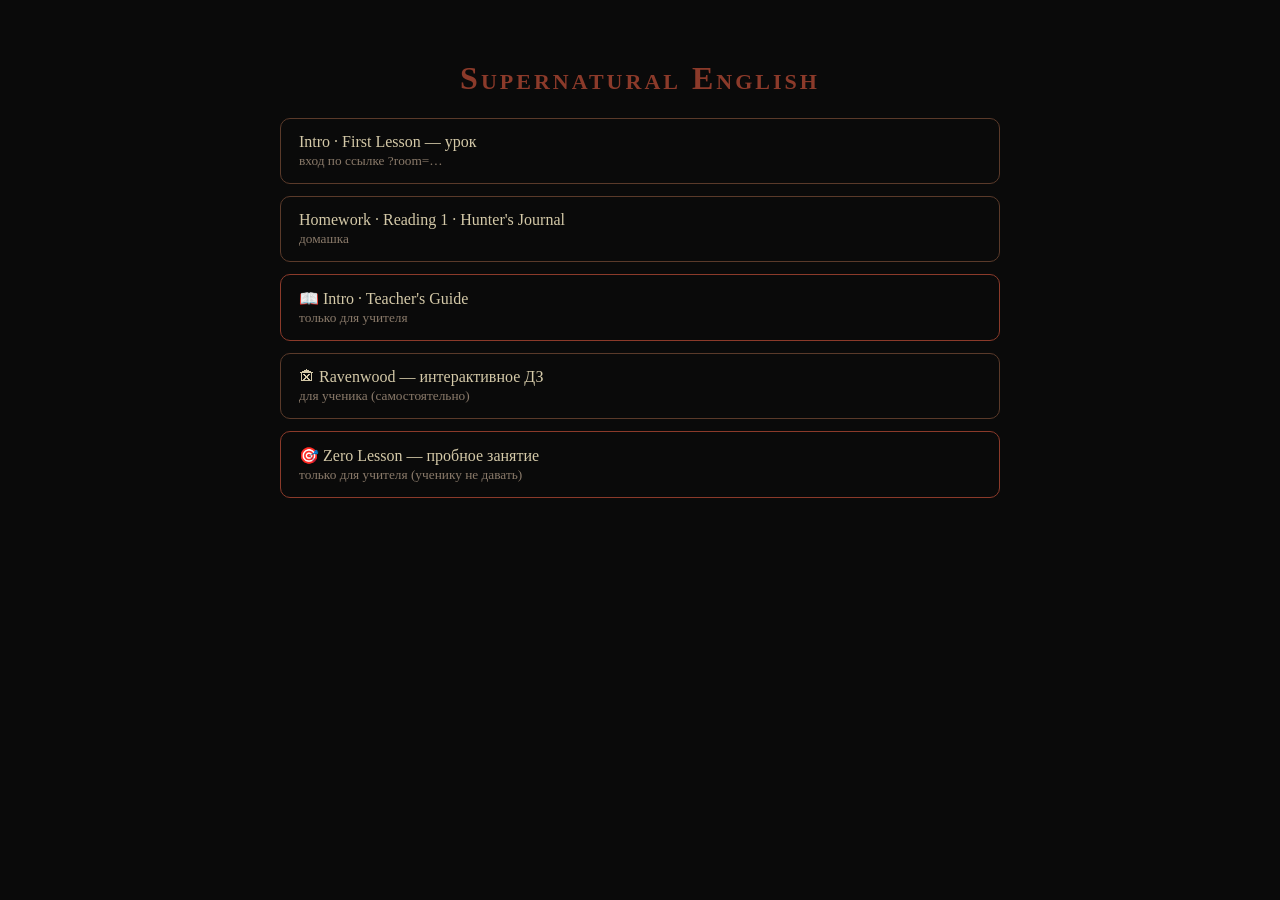
<file: t-a05ec467/index.html>
<!DOCTYPE html><html lang="ru"><head><meta charset="UTF-8"><meta name="viewport" content="width=device-width,initial-scale=1">
<meta name="robots" content="noindex,nofollow"><title>Supernatural English</title>
<style>body{background:#0a0a0a;color:#d4c9a8;font-family:Georgia,serif;max-width:720px;margin:60px auto;padding:0 20px}
h1{font-variant:small-caps;color:#8b3a2a;letter-spacing:3px;text-align:center}a{display:block;margin:12px 0;padding:14px 18px;border:1px solid #5a3a2a;border-radius:10px;color:#d4c9a8;text-decoration:none}a:hover{border-color:#8b3a2a;background:#1a0f0c}small{color:#8a7a6a}</style></head>
<body><h1>Supernatural English</h1>
<a href="../lessons/u00-intro/index.html">Intro · First Lesson — урок<br><small>вход по ссылке ?room=…</small></a>
<a href="../lessons/hw-reading-1/index.html">Homework · Reading 1 · Hunter's Journal<br><small>домашка</small></a>
<a href="book-intro/index.html" style="border-color:#8b3a2a">📖 Intro · Teacher's Guide<br><small>только для учителя</small></a><a href="../lessons/hw-ravenwood/index.html">🏚 Ravenwood — интерактивное ДЗ<br><small>для ученика (самостоятельно)</small></a>
<a href="zero-lesson/index.html" style="border-color:#8b3a2a">🎯 Zero Lesson — пробное занятие<br><small>только для учителя (ученику не давать)</small></a>
</body></html>
</file>
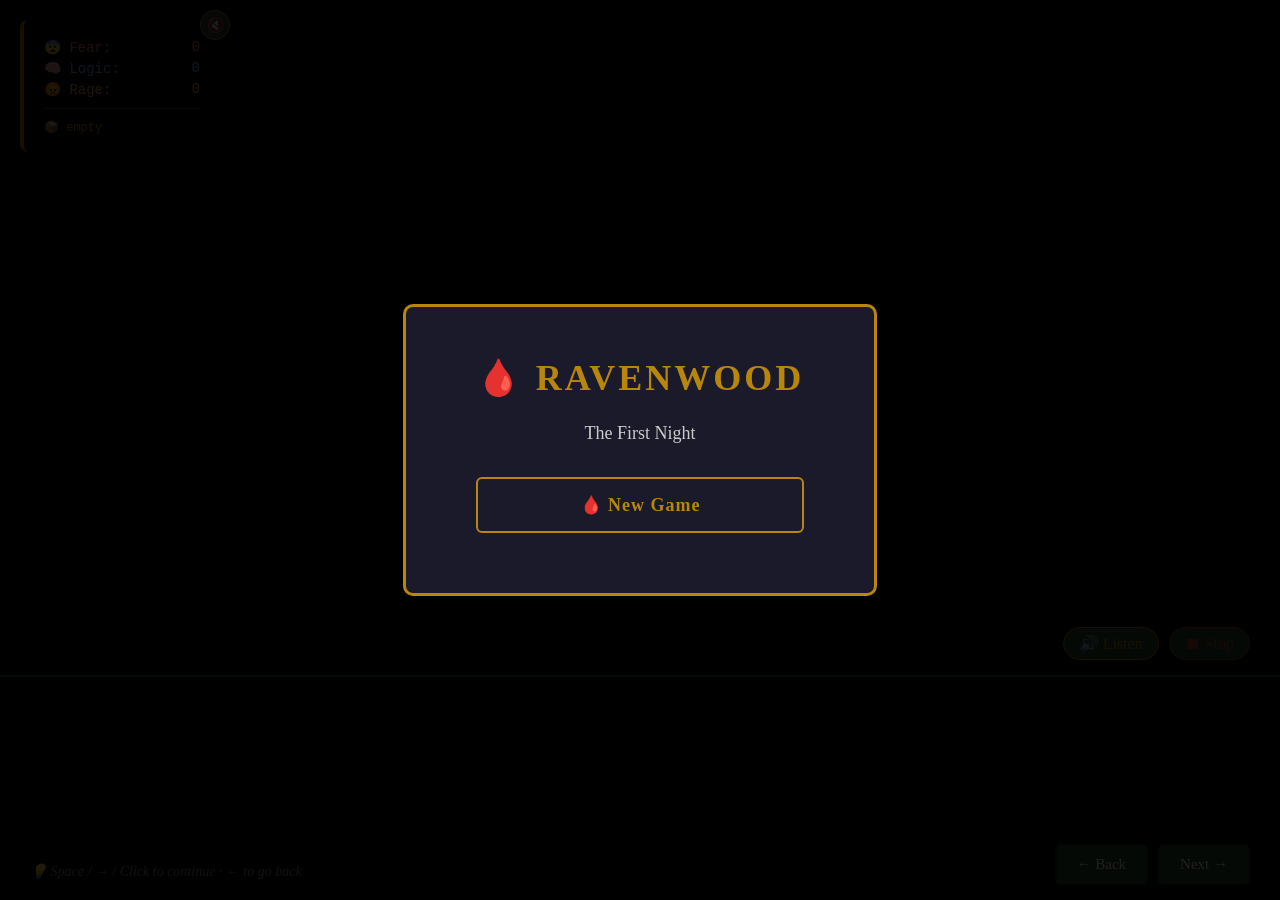
<file: lessons/hw-ravenwood/index.html>
<!DOCTYPE html>
<html lang="en">
<head>
<meta name="robots" content="noindex,nofollow">
<meta charset="UTF-8">
<meta name="viewport" content="width=device-width, initial-scale=1.0">
<title>Ravenwood — The First Night</title>
<style>
  * { margin: 0; padding: 0; box-sizing: border-box; }
  body { font-family: 'Georgia', serif; background: #000; color: #fff; overflow: hidden; height: 100vh; }
  #game { position: relative; width: 100vw; height: 100vh; background: #000; overflow: hidden; }
  #bg { position: absolute; top: 0; left: 0; width: 100%; height: 100%; background-size: cover; background-position: center; transition: opacity 0.8s ease; z-index: 1; }
  #stats { position: absolute; top: 20px; left: 20px; z-index: 10; background: rgba(0,0,0,0.75); padding: 15px 20px; border-radius: 8px; border-left: 4px solid #b8860b; font-family: 'Courier New', monospace; font-size: 14px; min-width: 200px; }
  #stats .stat { margin: 4px 0; display: flex; justify-content: space-between; }
  #stats .fear { color: #ff6b6b; } #stats .logic { color: #6bb8ff; } #stats .rage { color: #ffaa44; }
  #stats .inv { margin-top: 10px; padding-top: 10px; border-top: 1px solid #444; color: #b8860b; font-size: 12px; line-height: 1.5; }
  #text-box { position: absolute; bottom: 0; left: 0; width: 100%; min-height: 25%; background: rgba(0,0,0,0.88); padding: 30px 60px 70px 60px; z-index: 5; font-size: 20px; line-height: 1.6; cursor: pointer; border-top: 2px solid #2d4a2a; }
  #text-box .who { color: #b8860b; font-weight: bold; font-size: 22px; margin-bottom: 8px; display: block; }
  #controls { position: absolute; bottom: 15px; right: 30px; z-index: 15; display: flex; gap: 10px; }
  #controls button { background: #2d4a2a; color: #fff; border: 2px solid #1a3a1a; padding: 10px 20px; font-size: 15px; border-radius: 6px; cursor: pointer; font-family: inherit; transition: all 0.2s; }
  #controls button:hover { background: #b8860b; color: #000; border-color: #b8860b; }
  #controls button:disabled { opacity: 0.3; cursor: not-allowed; }
  #hint { position: absolute; bottom: 20px; left: 30px; color: #888; font-size: 14px; z-index: 15; font-style: italic; }
  #choices { position: absolute; top: 50%; left: 50%; transform: translate(-50%, -50%); z-index: 20; display: none; flex-direction: column; gap: 15px; width: 80%; max-width: 800px; }
  #choices .choice { background: #2d4a2a; border: 2px solid #1a3a1a; padding: 20px 30px; border-radius: 8px; cursor: pointer; font-size: 18px; line-height: 1.5; transition: all 0.3s; color: #fff; }
  #choices .choice:hover { background: #1a3a1a; border-color: #b8860b; transform: scale(1.02); }
  #grammar-overlay, #exercise-overlay, #start-overlay { position: absolute; top: 0; left: 0; width: 100%; height: 100%; background: rgba(0,0,0,0.88); z-index: 100; display: none; align-items: center; justify-content: center; }
  #grammar-box { background: #1a3a1a; border: 3px solid #b8860b; border-radius: 10px; padding: 40px 50px; max-width: 700px; text-align: center; }
  #grammar-box .label { color: #b8860b; font-size: 24px; font-weight: bold; margin-bottom: 20px; letter-spacing: 2px; }
  #grammar-box .text { color: #fff; font-size: 20px; line-height: 1.6; margin-bottom: 25px; }
  #grammar-box .btn { background: #b8860b; color: #000; border: none; padding: 12px 40px; font-size: 18px; border-radius: 6px; cursor: pointer; font-weight: bold; }
  #exercise-box { background: #1a1a2a; border: 3px solid #6bb8ff; border-radius: 10px; padding: 40px 50px; max-width: 850px; max-height: 90vh; overflow-y: auto; }
  #exercise-box .label { color: #6bb8ff; font-size: 22px; font-weight: bold; margin-bottom: 15px; letter-spacing: 2px; }
  #exercise-box .question { color: #fff; font-size: 20px; line-height: 1.7; margin-bottom: 25px; }
  #exercise-box .question .blank { color: #b8860b; font-weight: bold; font-size: 22px; }
  #exercise-box .options { display: flex; flex-direction: column; gap: 12px; }
  #exercise-box .option { background: #2a2a3a; border: 2px solid #444; padding: 15px 25px; border-radius: 6px; cursor: pointer; font-size: 18px; color: #fff; text-align: left; }
  #exercise-box .option:hover { background: #3a3a4a; border-color: #6bb8ff; }
  #exercise-box .option.correct { background: #1a4a2a; border-color: #4aff88; color: #4aff88; }
  #exercise-box .option.wrong { background: #4a1a1a; border-color: #ff4a4a; color: #ff4a4a; }
  #exercise-box .feedback { margin-top: 20px; padding: 20px; border-radius: 6px; font-size: 16px; line-height: 1.7; display: none; }
  #exercise-box .feedback.correct { background: rgba(74,255,136,0.1); border-left: 4px solid #4aff88; color: #d0ffe0; }
  #exercise-box .feedback.wrong { background: rgba(255,74,74,0.1); border-left: 4px solid #ff4a4a; color: #ffd0d0; }
  #exercise-box .feedback .head { font-size: 19px; font-weight: bold; display: block; margin-bottom: 10px; }
  #exercise-box .feedback.correct .head { color: #4aff88; }
  #exercise-box .feedback.wrong .head { color: #ff4a4a; }
  #exercise-box .feedback .answer-line { color: #b8860b; font-weight: bold; font-size: 18px; display: block; margin: 12px 0; padding: 10px; background: rgba(184,134,11,0.15); border-radius: 4px; }
  #exercise-box .feedback strong { color: #ffaa44; }
  #exercise-box .feedback em { color: #6bb8ff; font-style: normal; }
  #exercise-box .continue-btn { margin-top: 20px; background: #6bb8ff; color: #000; border: none; padding: 12px 40px; font-size: 18px; border-radius: 6px; cursor: pointer; font-weight: bold; display: none; }
  #exercise-box .continue-btn:hover { background: #8bc8ff; }
  #start-overlay { display: flex; }
  #start-box { background: #1a1a2a; border: 3px solid #b8860b; border-radius: 10px; padding: 50px 70px; text-align: center; max-width: 600px; }
  #start-box h1 { color: #b8860b; font-size: 36px; margin-bottom: 20px; letter-spacing: 3px; }
  #start-box p { color: #ccc; font-size: 18px; margin-bottom: 30px; line-height: 1.6; }
  #start-box button { display: block; width: 100%; margin: 10px 0; padding: 15px; font-size: 18px; border-radius: 6px; cursor: pointer; font-family: inherit; font-weight: bold; letter-spacing: 1px; transition: all 0.2s; }
  #start-box .btn-continue { background: #2d4a2a; color: #fff; border: 2px solid #1a3a1a; }
  #start-box .btn-continue:hover { background: #b8860b; color: #000; border-color: #b8860b; }
  #start-box .btn-new { background: transparent; color: #b8860b; border: 2px solid #b8860b; }
  #start-box .btn-new:hover { background: #b8860b; color: #000; }
  .stat-change { position: absolute; top: 120px; left: 20px; z-index: 15; font-family: 'Courier New', monospace; font-size: 22px; font-weight: bold; opacity: 0; transition: all 1s ease; pointer-events: none; }
  .stat-change.show { opacity: 1; transform: translateY(-25px); }
  .stat-change.fear { color: #ff6b6b; } .stat-change.logic { color: #6bb8ff; } .stat-change.rage { color: #ffaa44; }
</style>
</head>
<body>

<div id="game">
  <audio id="bg-music" loop>
    <source src="game/bg_music.mp3" type="audio/mpeg">
  </audio>
  <div id="bg"></div>


  <div id="stats">

  <button id="music-toggle" onclick="toggleMusic()" style="position:absolute; top:-10px; right:-10px; background:#2d4a2a; color:#fff; border:1px solid #b8860b; border-radius:50%; width:30px; height:30px; cursor:pointer; font-size:14px;">🔇</button>
 
    <div class="stat fear"><span>😨 Fear:</span> <span id="fear-val">0</span></div>
    <div class="stat logic"><span>🧠 Logic:</span> <span id="logic-val">0</span></div>
    <div class="stat rage"><span>😡 Rage:</span> <span id="rage-val">0</span></div>
    <div class="inv" id="inventory">📦 Inventory: empty</div>
  </div>
  
  <div id="text-box" onclick="nextText()">
  <div style="position:absolute; right: 30px; top: -50px; display:flex; gap:10px;">
      <button id="btn-listen" onclick="event.stopPropagation(); speakText(document.getElementById('text').textContent, document.getElementById('who').textContent);" style="background:#2d4a2a; border:1px solid #b8860b; color:#b8860b; border-radius:20px; padding:6px 15px; cursor:pointer; font-family:inherit; font-size:0.8em; box-shadow: 0 4px 10px rgba(0,0,0,0.5);">🔊 Listen</button>
      <button id="btn-stop-speech" onclick="event.stopPropagation(); stopSpeech();" style="background:#2d4a2a; border:1px solid #c0392b; color:#c0392b; border-radius:20px; padding:6px 15px; cursor:pointer; font-family:inherit; font-size:0.8em; box-shadow: 0 4px 10px rgba(0,0,0,0.5);">⏹ Stop</button>
  </div>
  <span class="who" id="who"></span>
  <span id="text"></span>
</div>
  
  <div id="hint">💡 Space / → / Click to continue · ← to go back</div>
  
  <div id="controls">
    <button id="btn-back" onclick="goBack()">← Back</button>
    <button id="btn-next" onclick="nextText()">Next →</button>
  </div>
  
  <div id="choices"></div>
  
  <div id="grammar-overlay">
    <div id="grammar-box">
      <div class="label">💡 GRAMMAR HINT</div>
      <div class="text" id="grammar-text"></div>
      <button class="btn" onclick="closeGrammar()">Continue</button>
    </div>
  </div>
  
  <div id="exercise-overlay">
    <div id="exercise-box">
      <div class="label">📝 GRAMMAR CHECK</div>
      <div class="question" id="ex-question"></div>
      <div class="options" id="ex-options"></div>
      <div class="feedback" id="ex-feedback"></div>
      <button class="continue-btn" id="ex-continue" onclick="closeExercise()">Continue →</button>
    </div>
  </div>
  
  <div id="start-overlay">
    <div id="start-box">
      <h1>🩸 RAVENWOOD</h1>
      <p>The First Night</p>
      <button class="btn-continue" id="btn-continue" onclick="continueGame()" style="display:none;">▶ Continue</button>
      <button class="btn-new" onclick="startNew()">🩸 New Game</button>
    </div>
  </div>
</div>

<script>
const IMG_PATH = 'game/images/';
const SAVE_KEY = 'ravenwood_save_v2';
// ===== ОЗВУЧКА =====
let availableVoices = [];
function loadVoices() {
  availableVoices = window.speechSynthesis.getVoices();
}
window.speechSynthesis.onvoiceschanged = loadVoices;
loadVoices();

function speakText(text, who) {
  window.speechSynthesis.cancel();
  if (!text) return;
  
  const u = new SpeechSynthesisUtterance(text);
  u.lang = 'en-US';
  u.rate = 0.95; 
  u.pitch = 1;   
  
  let goodVoice = availableVoices.find(v => v.name.includes('Google US English'));
  
  if (!goodVoice) {
    goodVoice = availableVoices.find(v => v.lang === 'en-US' && !v.name.includes('Альберт') && !v.name.includes('Бах'));
  }
  
  if (goodVoice) u.voice = goodVoice;
  
  if (who === 'Dean') {
    u.rate = 0.9;
    u.pitch = 0.95;
  } 
  else if (who === 'Mrs. Kline') {
    u.rate = 0.85;
    u.pitch = 1.1;
  }
  
  window.speechSynthesis.speak(u);
}

function stopSpeech() {
  window.speechSynthesis.cancel();
}

let state = {
  fear: 0, logic: 0, rage: 0,
  inventory: { photoOfSymbol: false, cameraFootage: false, fathersJournal: false, silverKnife: false, salt: false, gun: false, oldPhoto: false },
  currentTexts: [],
  currentTextIndex: 0,
  currentSceneAfterTexts: null,
  history: [],
  currentSceneName: 'start'
};

function saveGame() {
  try {
    localStorage.setItem(SAVE_KEY, JSON.stringify({
      fear: state.fear, logic: state.logic, rage: state.rage,
      inventory: state.inventory,
      sceneName: state.currentSceneName,
      textIndex: state.currentTextIndex
    }));
  } catch(e) {}
}
function loadSave() {
  try { const raw = localStorage.getItem(SAVE_KEY); return raw ? JSON.parse(raw) : null; } catch(e) { return null; }
}
function hasSave() { return loadSave() !== null; }

function updateStats() {
  document.getElementById('fear-val').textContent = state.fear;
  document.getElementById('logic-val').textContent = state.logic;
  document.getElementById('rage-val').textContent = state.rage;
  const inv = [];
  if (state.inventory.photoOfSymbol) inv.push('📷 Symbol');
  if (state.inventory.cameraFootage) inv.push('📼 Footage');
  if (state.inventory.fathersJournal) inv.push('📓 Journal');
  if (state.inventory.silverKnife) inv.push('🗡 Knife');
  if (state.inventory.salt) inv.push('🧂 Salt');
  if (state.inventory.gun) inv.push('🔫 Gun');
  if (state.inventory.oldPhoto) inv.push('🖼 Photo');
  document.getElementById('inventory').textContent = '📦 ' + (inv.length ? inv.join(' · ') : 'empty');
}
function showStatChange(type, amount) {
  const el = document.createElement('div');
  el.className = 'stat-change ' + type + ' show';
  el.textContent = (amount > 0 ? '+' : '') + amount + ' ' + type.toUpperCase();
  document.getElementById('game').appendChild(el);
  setTimeout(() => el.classList.remove('show'), 100);
  setTimeout(() => el.remove(), 1500);
}
function changeStat(type, amount) {
  state[type] += amount;
  updateStats();
  showStatChange(type, amount);
}
function setBg(imageName) {
  document.getElementById('bg').style.backgroundImage = 'url("' + IMG_PATH + imageName + '")';
}

function ensureTextBox() {
  const tb = document.getElementById('text-box');
  // Если предыдущий экран перезаписал innerHTML (конец эпизода) и удалил структуру,
  // восстанавливаем стандартные элементы #who и #text
  if (!document.getElementById('who') || !document.getElementById('text')) {
    tb.innerHTML = '<span class="who" id="who"></span><span id="text"></span>';
  }
}
function showText(texts, nextScene) {
  state.currentTexts = texts;
  state.currentTextIndex = 0;
  state.currentSceneAfterTexts = nextScene;
  ensureTextBox();
  document.getElementById('choices').style.display = 'none';
  document.getElementById('text-box').style.display = 'block';
  document.getElementById('controls').style.display = 'flex';
  document.getElementById('hint').style.display = 'block';
  renderCurrentText();
  saveGame();
}
function renderCurrentText() {
  const item = state.currentTexts[state.currentTextIndex];
  if (item === undefined) return;
  ensureTextBox();
  
  let currentTextToSpeak = "";
  let speakerName = "";

  if (typeof item === 'string') {
    document.getElementById('who').textContent = '';
    document.getElementById('text').textContent = item;
    currentTextToSpeak = item;
  } else {
    document.getElementById('who').textContent = item.who || '';
    document.getElementById('text').textContent = item.text;
    currentTextToSpeak = item.text;
    speakerName = item.who || "";
  }
  
  document.getElementById('btn-back').disabled = (state.currentTextIndex === 0);

            // --- ОЗВУЧКА ---
  stopSpeech();
  // Автоматически читаем текст при появлении
  speakText(currentTextToSpeak, speakerName);
}


function nextText() {
  stopSpeech();
  if (document.getElementById('choices').style.display === 'flex') return;
  if (document.getElementById('text-box').style.display === 'none') return;
  if (state.currentTextIndex >= state.currentTexts.length - 1) {
    document.getElementById('text-box').style.display = 'none';
    document.getElementById('controls').style.display = 'none';
    document.getElementById('hint').style.display = 'none';
    if (state.currentSceneAfterTexts) {
      const fn = state.currentSceneAfterTexts;
      state.currentSceneAfterTexts = null;
      fn();
    }
  } else {
    state.currentTextIndex++;
    renderCurrentText();
    saveGame();
  }
}
function goBack() {
  if (state.currentTextIndex > 0) {
    state.currentTextIndex--;
    renderCurrentText();
    saveGame();
  }
}

function showChoices(question, options) {
  state.history.push(state.currentSceneName);
  const box = document.getElementById('choices');
  box.innerHTML = '';
  box.style.display = 'flex';
  document.getElementById('controls').style.display = 'none';
  document.getElementById('hint').style.display = 'none';
  const q = document.createElement('div');
  q.style.cssText = 'text-align:center;color:#b8860b;font-size:22px;margin-bottom:10px;background:rgba(0,0,0,0.85);padding:15px;border-radius:8px;';
  q.textContent = question;
  box.appendChild(q);
  options.forEach(opt => {
    const btn = document.createElement('div');
    btn.className = 'choice';
    btn.textContent = opt.text;
    btn.onclick = () => { box.style.display = 'none'; opt.action(); };
    box.appendChild(btn);
  });
}

let grammarCallback = null;
function showGrammar(text, callback) {
  document.getElementById('grammar-text').textContent = text;
  document.getElementById('grammar-overlay').style.display = 'flex';
  grammarCallback = callback;
}
function closeGrammar() {
  document.getElementById('grammar-overlay').style.display = 'none';
  if (grammarCallback) { const cb = grammarCallback; grammarCallback = null; cb(); }
}

let exerciseCallback = null;
function showExercise(question, options, correctIndex, explanation, callback) {
  document.getElementById('ex-question').innerHTML = question;
  const optsBox = document.getElementById('ex-options');
  const fb = document.getElementById('ex-feedback');
  const cont = document.getElementById('ex-continue');
  optsBox.innerHTML = '';
  fb.style.display = 'none';
  fb.className = 'feedback';
  cont.style.display = 'none';
  let answered = false;
  options.forEach((opt, idx) => {
    const btn = document.createElement('div');
    btn.className = 'option';
    btn.textContent = opt;
    btn.onclick = () => {
      if (answered) return;
      answered = true;
      const allOpts = optsBox.querySelectorAll('.option');
      if (idx === correctIndex) {
        btn.classList.add('correct');
        fb.className = 'feedback correct';
        fb.innerHTML = '<span class="head">✅ Correct!</span>' + explanation;
      } else {
        btn.classList.add('wrong');
        allOpts[correctIndex].classList.add('correct');
        fb.className = 'feedback wrong';
        fb.innerHTML = '<span class="head">❌ Not quite.</span><span class="answer-line">Correct answer: ' + options[correctIndex] + '</span>' + explanation;
      }
      fb.style.display = 'block';
      cont.style.display = 'inline-block';
    };
    optsBox.appendChild(btn);
  });
  document.getElementById('exercise-overlay').style.display = 'flex';
  exerciseCallback = callback;
}
function closeExercise() {
  document.getElementById('exercise-overlay').style.display = 'none';
  if (exerciseCallback) { const cb = exerciseCallback; exerciseCallback = null; cb(); }
}

function scene(name, fn) {
  scenes[name] = function() {
    state.currentSceneName = name;
    saveGame();
    fn();
  };
}

const scenes = {};

// ============================================================
//  SCENE START
// ============================================================
scene('start', function() {
  setBg('car_interior.jpg');
  showText([
    "The highway stretches ahead, endless and dark. Three hours from the city back to Ravenwood.",
    "You've been driving for two hours. Your hands are tight on the wheel. Your mind keeps replaying the same four words: four days of silence.",
    "Four days. No calls. No texts. No 'we're fine, just busy.' Just... nothing.",
    "And then, as if the radio knew — the song starts playing. 'Carry On Wayward Son.' Dad's song. The one he always played on long drives when you were a kid, half-asleep in the back seat.",
    "You haven't heard it in years. And now, tonight, on this empty road — it feels like a sign."
  ], () => {
    showChoices("What do you do with the radio?", [
      { text: "You let it play. It's Dad's song. It feels like he's here.", action: () => { changeStat('fear', 1); changeStat('logic', 1); scenes.scene1_play(); } },
      { text: "You turn it off. It hurts too much.", action: () => { changeStat('rage', 1); scenes.scene1_off(); } },
      { text: "You sing along. Your eyes fill with tears.", action: () => { changeStat('fear', 1); scenes.scene1_sing(); } }
    ]);
  });
});

scene('scene1_play', function() {
  setBg('Song_in_car.jpg');
  showText([
    "You let the song play. The guitar fills the car. For a moment, you feel like your father is sitting next to you.",
    {who: "You", text: "I'm coming, Dad. I'm coming."},
    "Your hands stop shaking."
  ], () => {
    showGrammar("Past Simple: 'You let it play. Your hands stopped shaking.' — завершённые действия в прошлом.", () => {
      showExercise(
        "Complete the sentence (Past Simple vs Past Continuous):<br><br>The song <span class='blank'>___</span> when your hands <span class='blank'>___</span> to shake.",
        ["was playing · stopped", "played · were stopping", "was playing · were stopping"],
        0,
        "<strong>was playing</strong> — Past Continuous: <em>фоновое действие</em> (песня играла в тот момент).<br><br><strong>stopped</strong> — Past Simple: <em>короткое завершённое действие</em> (руки перестали трястись — это случилось).<br><br><strong>Почему не другие:</strong><br>• «played» — неверно, потому что песня <em>играла в процессе</em>, а не просто «играла когда-то».<br>• «were stopping» — неверно, потому что «перестать трястись» — это <em>мгновенное действие</em>, а Past Continuous — для длительных.<br>• «was playing · were stopping» — та же ошибка.",
        () => scenes.scene2()
      );
    });
  });
});

scene('scene1_off', function() {
  setBg('Song_in_car.jpg');
  showText([
    "You turn it off. The silence is worse. The road feels darker. But the anger keeps you awake.",
    {who: "You", text: "Why didn't you tell me anything?"},
    "You press the gas pedal harder."
  ], () => {
    showGrammar("Past Simple: 'You turned it off. The silence was worse.' — короткие завершённые действия.", () => {
      showExercise(
        "Complete the sentence (Past Simple):<br><br>You <span class='blank'>___</span> the radio off. The silence <span class='blank'>___</span> worse than the song.",
        ["turned · was", "was turning · were", "turned · were"],
        0,
        "<strong>turned</strong> — Past Simple: <em>завершённое действие</em> (ты выключил — факт).<br><br><strong>was</strong> — Past Simple глагола <em>be</em>: <em>состояние в прошлом</em> (тишина <em>была</em> хуже).<br><br><strong>Почему не другие:</strong><br>• «was turning» — неверно, ты не «выключал в процессе», ты просто <em>выключил</em>.<br>• «were» — неверно, потому что «silence» — неисчисляемое существительное в единственном числе, поэтому <em>was</em>, а не <em>were</em>.",
        () => scenes.scene2()
      );
    });
  });
});

scene('scene1_sing', function() {
  setBg('Song_in_car.jpg');
  showText([
    "You sing along, your voice cracking. Tears run down your face, but you don't wipe them away.",
    {who: "You", text: "Carry on, my wayward son..."},
    "It feels like a goodbye. And a promise."
  ], () => {
    showGrammar("Past Continuous: 'Tears were running down your face.' — фоновое действие в момент речи.", () => {
      showExercise(
        "Complete the sentence (Past Continuous):<br><br>While you <span class='blank'>___</span> along, tears <span class='blank'>___</span> down your face.",
        ["were singing · were running", "sang · ran", "was singing · was running"],
        0,
        "<strong>were singing · were running</strong> — оба глагола в Past Continuous: <em>два длительных действия происходили одновременно</em>.<br><br><strong>Почему не другие:</strong><br>• «sang · ran» — неверно, потому что действия <em>длились</em>, а не были короткими.<br>• «was singing · was running» — неверно, потому что подлежащее <em>you</em> (ты) требует <em>were</em>, а не <em>was</em>. «Tears» — множественное число, тоже <em>were</em>.",
        () => scenes.scene2()
      );
    });
  });
});

// ============================================================
//  SCENE 2
// ============================================================
scene('scene2', function() {
  setBg('Welcome_to_Ravenwood.jpg');
  showText([
    "The 'Welcome to Ravenwood' sign appears in your headlights. Population: 2,100.",
    "The same sign you've seen a hundred times. The same rusty metal. The same peeling paint.",
    "But tonight, it doesn't feel like home. It feels like a warning.",
    "You drive past it. Slowly.",
    "The road into town is empty. No cars. No people. Just the dark fields on both sides and the enormous sky above."
  ], () => {
    showExercise(
      "Complete the sentence (Present Simple vs Present Continuous):<br><br>Right now, you <span class='blank'>___</span> past the sign. Every time you <span class='blank'>___</span> home, the sign looks the same.",
      ["are driving · drive", "drive · are driving", "are driving · are driving"],
      0,
      "<strong>are driving</strong> — Present Continuous: <em>действие происходит прямо сейчас</em> (в этот момент).<br><br><strong>drive</strong> — Present Simple: <em>регулярное, повторяющееся действие</em> (каждый раз, когда ты едешь домой).<br><br><strong>Почему не другие:</strong><br>• «drive · are driving» — перепутаны местами: «прямо сейчас» → Continuous, «каждый раз» → Simple.<br>• «are driving · are driving» — неверно, потому что «every time» указывает на <em>регулярность</em>, а это Present Simple.",
      () => scenes.scene2b()
    );
  });
});

// ============================================================
//  SCENE 2b
// ============================================================
scene('scene2b', function() {
  setBg('kansas_road.jpg');
  showText([
    "Main Street is empty. The diner is closed. The gas station is dark. Even the church looks abandoned.",
    "You slow down. Your heart is pounding. You know every street here. Every shortcut. Every hiding place.",
    "You know which neighbours have dogs. Which ones sleep late. Which ones keep their porch light on all night.",
    "And you know one thing for sure: your parents' porch light is never off. Never."
  ], () => {
    showChoices("Where do you go first?", [
      { text: "Straight to your parents' house. You can't wait any longer.", action: () => { changeStat('logic', 1); scenes.scene2b_home(); } },
      { text: "To the gas station. The tank is almost empty — you have no choice.", action: () => { changeStat('fear', 1); scenes.scene2c(); } }
    ]);
  });
});

scene('scene2b_home', function() {
  setBg('kansas_road.jpg');
  showText([
    "You turn toward Cedar Street. Your parents' house is only five minutes away. Five minutes, and you'll know.",
    "You press the gas. The car surges forward.",
    "And then — the dashboard light flicks on. Orange. A small icon of a fuel pump.",
    "You glance at the gauge. The needle is below empty. Almost touching the red line.",
    {who: "You", text: "You've got to be kidding me."},
    "You can't make it to Cedar Street and back on this. You can't make it anywhere on this.",
    "You curse under your breath. Then you turn the wheel. The gas station is two blocks back.",
    "Five minutes. Just five minutes. Then you'll be at the house."
  ], () => {
    showExercise(
      "Complete the sentence (Past Simple):<br><br>You <span class='blank'>___</span> the wheel and <span class='blank'>___</span> toward the gas station.",
      ["turned · drove", "were turning · were driving", "turn · drive"],
      0,
      "<strong>turned · drove</strong> — Past Simple: <em>цепочка завершённых действий</em> в прошлом.<br><br><strong>Почему не другие:</strong><br>• «were turning · were driving» — неверно, потому что это <em>короткие завершённые действия</em> (повернул и поехал), а не длительные.<br>• «turn · drive» — неверно, потому что это <em>настоящее время</em>, а история происходит в прошлом.",
      () => scenes.scene2c()
    );
  });
});

scene('scene2c', function() {
  setBg('gas_station.jpg');
  showText([
    "You pull into the gas station. It's open — barely. One light on, an old man sitting outside on a bench, smoking.",
    "You don't talk to him. You just fill the tank. The numbers on the pump click by slowly.",
    "The old man watches you. He doesn't say anything. Neither do you.",
    "You pay at the machine. You get back in the car.",
    "As you pull away, you glance in the rearview mirror. The old man is still sitting there. Still watching.",
    {who: "You", text: "Just a gas station. Just a normal night."},
    "You don't believe it. But you say it anyway."
  ], () => {
    showExercise(
      "Complete the sentence (Past Simple):<br><br>You <span class='blank'>___</span> the tank, <span class='blank'>___</span> at the machine, and <span class='blank'>___</span> back in the car.",
      ["filled · paid · got", "were filling · were paying · were getting", "fill · pay · get"],
      0,
      "<strong>filled · paid · got</strong> — Past Simple: <em>три завершённых действия</em>, которые произошли одно за другим.<br><br><strong>Почему не другие:</strong><br>• «were filling · were paying · were getting» — неверно, эти действия <em>завершены</em>, а не длились одновременно.<br>• «fill · pay · get» — неверно, это <em>настоящее время</em>, а рассказ в прошлом.",
      () => scenes.scene3()
    );
  });
});

// ============================================================
//  SCENE 3
// ============================================================
scene('scene3', function() {
  setBg('house_night.jpg');
  showText([
    "You park in front of your parents' house. The porch light is off. The front door is slightly open.",
    "You sit in the car for a long moment. Your hands are gripping the wheel so hard your knuckles are white.",
    "The house you were born in. The house where you learned to walk. The house where you first heard 'Carry On Wayward Son.'",
    "And now — the door is open. And nobody is home.",
    {who: "You", text: "Okay. Okay. You can do this."},
    "You step out of the car. The night air is cold. The stars are enormous. And the silence is... wrong. Too quiet. Like the whole world is holding its breath."
  ], () => {
    showChoices("How do you enter the house?", [
      { text: "Quietly. Listening. Every sound could be something.", action: () => { changeStat('logic', 1); scenes.scene4(); } },
      { text: "You call out: 'Mom? Dad?' — you can't help it.", action: () => { changeStat('fear', 1); scenes.scene4(); } },
      { text: "You take out your phone, turn on the flashlight, and step inside.", action: () => { changeStat('logic', 1); scenes.scene4(); } }
    ]);
  });
});

// ============================================================
//  SCENE 4
// ============================================================
scene('scene4', function() {
  setBg('living_room.jpg');
  showText([
    "You step inside. And your heart stops.",
    "The living room is destroyed. Chairs overturned. A lamp broken on the floor. Drawers pulled out, their contents scattered everywhere. Glass crunching under your feet.",
    "But it's not the mess that makes your blood run cold.",
    "It's the symbol on the wall. Painted in something dark red. Curved lines. Dots. Like Arabic writing, but... not. You don't recognize it. But it makes your skin crawl.",
    {who: "You", text: "Mom? Dad?"},
    "No answer. Just the sound of your own breathing.",
    "You stand there, frozen. And then — on instinct — your hand moves to your pocket. Your phone."
  ], () => {
    showChoices("What do you do with the symbol?", [
      { text: "You take out your phone and photograph it. Your hands are shaking, but you do it.", action: () => { state.inventory.photoOfSymbol = true; updateStats(); changeStat('logic', 1); changeStat('fear', 1); scenes.scene4_photo(); } },
      { text: "You reach out to touch it. You need to know if the paint is still wet.", action: () => { state.inventory.photoOfSymbol = true; updateStats(); changeStat('fear', 2); changeStat('logic', -1); scenes.scene4_touch(); } },
      { text: "You turn away. You can't look at it. You feel sick.", action: () => { state.inventory.photoOfSymbol = true; updateStats(); changeStat('fear', 1); changeStat('logic', -1); scenes.scene4_turn(); } }
    ]);
  });
});

scene('scene4_photo', function() {
  setBg('living_room.jpg');
  showText([
    "You snap three photos. The flash lights up the room for a second — and for that second, the symbol looks even worse.",
    "You stare at the screen. The symbol stares back.",
    {who: "You", text: "What are you?"},
    "You don't know why, but you feel like you'll need this photo later."
  ], () => {
    showGrammar("Past Simple: 'You snapped three photos. The symbol stared back.' — завершённые действия.", () => {
      showExercise(
        "Complete the sentence (Past Simple):<br><br>You <span class='blank'>___</span> three photos and <span class='blank'>___</span> at the screen.",
        ["snapped · stared", "were snapping · were staring", "snap · stare"],
        0,
        "<strong>snapped · stared</strong> — Past Simple: <em>два завершённых действия</em>, произошедших одно за другим.<br><br><strong>Почему не другие:</strong><br>• «were snapping · were staring» — неверно: ты <em>сделал</em> фото (завершённое действие), а не делал его в процессе.<br>• «snap · stare» — неверно: это настоящее время, а история в прошлом.",
        () => scenes.scene5()
      );
    });
  });
});

scene('scene4_touch', function() {
  setBg('living_room.jpg');
  showText([
    "Your fingers touch the dark red paint. It's dry. But the moment your skin makes contact — you feel it. A cold shock, like static electricity, running up your arm.",
    "You pull your hand back. Your heart is racing. And then — without thinking — you wipe your hand on your jeans and take out your phone.",
    "You photograph the symbol. Your hands are shaking so badly you almost drop the phone.",
    {who: "You", text: "What the hell...?"},
    "You don't know why you took the photo. But you did."
  ], () => {
    showGrammar("Past Continuous: 'Your hands were shaking when you took the photo.' — действие в момент, когда что-то произошло.", () => {
      showExercise(
        "Complete the sentence (Past Continuous):<br><br>Your hands <span class='blank'>___</span> when you <span class='blank'>___</span> the photo.",
        ["were shaking · took", "shook · were taking", "was shaking · took"],
        0,
        "<strong>were shaking</strong> — Past Continuous: <em>длительное действие</em> в момент в прошлом. <em>Hands</em> — множественное число, поэтому <em>were</em>.<br><br><strong>took</strong> — Past Simple: <em>короткое завершённое действие</em>, которое произошло в этот момент.<br><br><strong>Почему не другие:</strong><br>• «shook · were taking» — перепутано: тряслись руки <em>долго</em> (Continuous), а фото ты <em>сделал</em> (Simple).<br>• «was shaking» — неверно: <em>hands</em> множественное число, поэтому <em>were</em>, не <em>was</em>.",
        () => scenes.scene5()
      );
    });
  });
});

scene('scene4_turn', function() {
  setBg('living_room.jpg');
  showText([
    "You turn away. Your stomach turns. For a second, you think you're going to be sick.",
    "You close your eyes. Breathe. Count to five.",
    "And then — you open your eyes, take out your phone, and photograph the symbol anyway. You don't know why. Maybe because your father always said: 'Evidence first. Panic later.'",
    "You snap the photo. Then you turn away again."
  ], () => {
    showGrammar("Past Simple vs Past Continuous: 'You turned away. You were shaking, but you took the photo.'", () => {
      showExercise(
        "Complete the sentence (Past Simple vs Past Continuous):<br><br>You <span class='blank'>___</span> away, but your hands <span class='blank'>___</span> — yet you <span class='blank'>___</span> the photo anyway.",
        ["turned · were shaking · took", "were turning · shook · were taking", "turned · shook · were taking"],
        0,
        "<strong>turned</strong> — Past Simple: <em>короткое завершённое действие</em>.<br><br><strong>were shaking</strong> — Past Continuous: <em>фоновое длительное состояние</em>.<br><br><strong>took</strong> — Past Simple: <em>завершённое действие</em>.<br><br><strong>Почему не другие:</strong><br>• «were turning · shook · were taking» — все три неверно: поворот и фото — короткие действия (Simple), а тряска рук — длительное (Continuous).<br>• «turned · shook · were taking» — неверно только последнее: ты <em>сделал</em> фото (Simple), а не делал в процессе.",
        () => scenes.scene5()
      );
    });
  });
});

// ============================================================
//  SCENE 5
// ============================================================
scene('scene5', function() {
  
setBg('cabinet.jpg');  
  showText([
    "You need to know what happened. You remember: your father installed security cameras last year. Small ones. One in the living room, one outside.",
    "You go to his office. The computer is still on. The screen is dark, but the little light is blinking.",
    "You sit down. Your fingers find the keyboard. You open the camera app. You rewind.",
    "2:40 AM. Nothing. 2:45 AM. Nothing. 2:47 AM.",
    "And there it is.",
    "On the screen: a dark figure. Tall. Blurred. Its shape almost human — but not quite. Too long. Too thin. It moves wrong.",
    "It's dragging two bodies out the back door.",
    "2:47 AM. Three nights ago. The same night your parents stopped answering their phones.",
    "Then the footage stops. Just... stops.",
    {who: "You", text: "What the hell...?"}
  ], () => {
    showChoices("What do you do?", [
      { text: "You watch it again. And again. You need every detail.", action: () => { state.inventory.cameraFootage = true; updateStats(); changeStat('logic', 2); scenes.scene5_watch(); } },
      { text: "You can't watch it again. You feel sick. You save the file and close the laptop.", action: () => { state.inventory.cameraFootage = true; updateStats(); changeStat('fear', 1); scenes.scene5_close(); } },
      { text: "You slam your fist on the desk. You want to break something.", action: () => { state.inventory.cameraFootage = true; updateStats(); changeStat('rage', 2); scenes.scene5_rage(); } }
    ]);
  });
});

scene('scene5_watch', function() {
  setBg('camera_room2.jpg');
  showText([
    "You rewind. You watch it again. And again. And again. Five times. Ten times.",
    "You pause the frame. You zoom in. You study the figure: its height, its shape, the way it moves.",
    "You don't know what it is. But you know one thing: it's not human. And it took your parents.",
    "You save the file to a USB drive. You put the drive in your pocket.",
    {who: "You", text: "I'll find you. I swear to God, I'll find you."}
  ], () => {
    showExercise(
      "Complete the sentence (Present Perfect):<br><br>You <span class='blank'>___</span> the footage ten times, and you <span class='blank'>___</span> the file on a USB drive.",
      ["have watched · have saved", "watched · saved", "are watching · are saving"],
      0,
      "<strong>have watched · have saved</strong> — Present Perfect: <em>результат важен сейчас</em> (ты посмотрел — и результат: знаешь, что это не человек; ты сохранил — и результат: файл у тебя).<br><br><strong>Почему не другие:</strong><br>• «watched · saved» — Past Simple тоже возможно, но <em>Present Perfect</em> подчёркивает <em>связь с настоящим</em>: ты знаешь то, что знаешь <em>сейчас</em>.<br>• «are watching · are saving» — неверно: это <em>процесс сейчас</em>, а не результат.",
      () => scenes.scene6()
    );
  });
});

scene('scene5_close', function() {
  setBg('camera_room2.jpg');
  showText([
    "You can't watch it again. The image is burned into your mind. You save the file, close the laptop, and press your hands to your face.",
    "You sit there for a long minute. Then you stand up. You put the USB drive in your pocket.",
    {who: "You", text: "Okay. Okay. Think. What would Dad do?"}
  ], () => {
    showExercise(
      "Complete the sentence (Present Perfect):<br><br>You <span class='blank'>___</span> the file. You <span class='blank'>___</span> it in your pocket.",
      ["have saved · have put", "saved · put", "are saving · are putting"],
      0,
      "<strong>have saved · have put</strong> — Present Perfect: <em>действия завершены, результат важен сейчас</em> (файл у тебя в кармане — вот результат).<br><br><strong>Почему не другие:</strong><br>• «saved · put» — Past Simple тоже грамматически возможно, но <em>Present Perfect</em> показывает, что результат <em>влияет на настоящий момент</em>.<br>• «are saving · are putting» — неверно, потому что это процесс сейчас, а не результат.",
      () => scenes.scene6()
    );
  });
});

scene('scene5_rage', function() {
  setBg('camera_room2.jpg');
  showText([
    "You slam your fist on the desk. The keyboard jumps. A pen rolls off and hits the floor.",
    {who: "You", text: "DAMN IT!"},
    "Your voice echoes through the empty house. You're breathing hard. Your hand hurts.",
    "You take a deep breath. Then you save the file to a USB drive and put it in your pocket.",
    {who: "You", text: "I'm going to find you. And when I do —"},
    "You don't finish the sentence. You don't need to."
  ], () => {
    showExercise(
      "Complete the sentence (Present Perfect):<br><br>You <span class='blank'>___</span> your fist on the desk. Your hand <span class='blank'>___</span> ever since.",
      ["have slammed · has hurt", "slammed · hurt", "are slamming · is hurting"],
      0,
      "<strong>have slammed</strong> — Present Perfect: <em>действие завершено, но результат ощущается сейчас</em>.<br><br><strong>has hurt</strong> — Present Perfect: <em>состояние началось в прошлом и продолжается сейчас</em> («рука болит с тех пор»).<br><br><strong>Почему не другие:</strong><br>• «slammed · hurt» — Past Simple не подчёркивает связь с настоящим.<br>• «are slamming · is hurting» — неверно: ты <em>ударил</em> (завершено) и рука <em>болит</em> (с тех пор, продолжается).",
      () => scenes.scene6()
    );
  });
});

// ============================================================
//  SCENE 6
// ============================================================
scene('scene6', function() {
  setBg('camera_room2.jpg');
  showText([
    "You sit in the dark office. The screen is off. The house is silent. And your hands are still shaking.",
    "You take out your phone. For a long moment, you just stare at it.",
    "Police. You should call the police. That's what normal people do. That's what you do when someone disappears.",
    "You're about to dial. Your thumb hovers over the screen.",
    "And then — a memory. Your father's voice, quiet and certain, like he said it yesterday:",
    "'If something ever happens — anything at all — don't call the police. Police won't help. They won't understand. You deal with it yourself, or you call a friend who can.'",
    "You lower the phone. Slowly.",
    "You never understood why he said that. You always thought it was strange. Your family was normal. Nothing ever happened to you. Why would your father have rules for a crisis?",
    "But your father did have rules for a crisis. And now — tonight — those rules might be the only thing keeping you alive."
  ], () => {
    showChoices("What do you do?", [
      { text: "You listen to your father. You don't call the police. He knew something you don't.", action: () => { changeStat('logic', 2); scenes.scene6_listen(); } },
      { text: "You call anyway. Your parents are missing. This is bigger than your father's rules.", action: () => { changeStat('fear', 1); scenes.scene6_call(); } },
      { text: "You call anyway. You're angry. Your father kept secrets. You're done with secrets.", action: () => { changeStat('rage', 2); scenes.scene6_call(); } }
    ]);
  });
});

scene('scene6_listen', function() {
  setBg('cabinet.jpg');
  showText([
    "You put the phone down. Slowly. Carefully.",
    "The police won't help. Your father knew that. And now — for the first time in your life — you're starting to believe him.",
    "So what do you do? What would Dad do?",
    "You think about the last thing you found: the leather journal. His handwriting. His notes. If your father knew something was coming, he would have left you a trail.",
    "You stand up. Time to search this house properly."
  ], () => {
    showExercise(
      "Complete the sentence (Present Perfect):<br><br>You <span class='blank'>___</span> the phone down. Your father <span class='blank'>___</span> right all along.",
      ["have put · has been", "put · was", "are putting · is being"],
      0,
      "<strong>have put</strong> — Present Perfect: <em>действие только что завершено, результат важен сейчас</em>.<br><br><strong>has been</strong> — Present Perfect: <em>состояние длится с прошлого до настоящего момента</em> («был прав — и до сих пор прав»).<br><br><strong>Почему не другие:</strong><br>• «put · was» — Past Simple не подчёркивает <em>связь с настоящим</em>.<br>• «are putting · is being» — неверно: ты <em>положил</em> (завершено), а не кладёшь сейчас.",
      () => scenes.scene7()
    );
  });
});

scene('scene6_call', function() {
  setBg('cabinet.jpg');
  showText([
    "You dial 911 anyway. Your thumb presses the green button. Your heart is pounding.",
    "The line rings once. Twice. Three times. Four. Five.",
    "Then a click. And then — nothing. Not a voice. Not a recording. Just a low, steady hum of dead air.",
    "You hang up. You dial again.",
    "Same thing. Rings. Clicks. Dead air.",
    {who: "You", text: "Come on... come on..."},
    "You try one more time. Nothing.",
    "You stare at the phone. Your father's words come back to you: 'Police won't help. They won't understand.'",
    "He knew. He knew all along. And you didn't listen.",
    {who: "You", text: "Okay, Dad. You win."},
    "You put the phone down. Your hands are shaking. But your father was right. About everything."
  ], () => {
    showExercise(
      "Complete the sentence (Present Perfect):<br><br>You <span class='blank'>___</span> three times, but nothing <span class='blank'>___</span>.",
      ["have tried · has worked", "tried · worked", "are trying · is working"],
      0,
      "<strong>have tried</strong> — Present Perfect: <em>ты попробовал, и результат важен сейчас</em> (ты не знаешь, что делать).<br><br><strong>has worked</strong> — Present Perfect: <em>«не сработало» — результат до сих пор актуален</em>.<br><br><strong>Почему не другие:</strong><br>• «tried · worked» — Past Simple звучит так, будто ты <em>давно</em> попробовал и забыл. Но ты <em>только что</em> попробовал.<br>• «are trying · is working» — неверно: ты уже <em>закончил</em> попытки.",
      () => scenes.scene7()
    );
  });
});

// ============================================================
//  SCENE 7
// ============================================================
scene('scene7', function() {
  setBg('cabinet.jpg');
  showText([
    "You need to think. When you're scared, you write — it's a habit you've had since school. It helps you slow down, focus, breathe.",
    "You go to your father's desk, looking for a blank notebook or a piece of paper.",
    "His desk is neat. Always has been. A pen on the left. A lamp on the right. And in the middle — a single sheet of paper, folded in half.",
    "You pick it up. His handwriting. Neat. Precise.",
    "The entry is dated five days ago. It says:"
  ], () => {
    setBg('fathers_note.jpg');
    showText([
      "'Djinn. Ravenwood...'",
      {who: "You", text: "Djinn...? What's a djinn?"},
      "Below the words, there's a small, hand-drawn symbol. Curved lines. Dots. Like Arabic writing, but not.",
      "Exactly like the one on the living room wall."
    ], () => {
      showChoices("What do you do with the paper?", [
        { text: "You read it again. And again. You study every letter, every line.", action: () => { changeStat('logic', 2); scenes.scene7_read(); } },
        { text: "You fold it carefully and put it in your pocket. Whatever this is, it's important.", action: () => { changeStat('logic', 1); changeStat('fear', 1); scenes.scene7_pocket(); } },
        { text: "You crumple it in your fist. This is what he was hiding from you. This is what he died for.", action: () => { changeStat('rage', 2); scenes.scene7_crumple(); } }
      ]);
    });
  });
});

scene('scene7_read', function() {
  setBg('fathers_note.jpg');
  showText([
    "You read it again. And again. You study the handwriting — careful, deliberate. The way he wrote 'Djinn' like it was a word he'd written a hundred times before.",
    "Whatever a djinn is, your father knew about it. He'd been tracking it. Watching it.",
    "And he'd been doing this for years. Maybe decades. Without ever telling you.",
    "You fold the paper. Carefully. And you put it in your pocket.",
    {who: "You", text: "I'll figure this out, Dad. I promise."}
  ], () => {
    showGrammar("Passive Voice: 'The journal was hidden. The symbol was drawn. This paper was written by your father.' — действие направлено на предмет, а не на того, кто его совершает.", () => {
      showExercise(
        "Complete the sentence (Past Simple Passive):<br><br>The paper <span class='blank'>___</span> by your father. The symbol <span class='blank'>___</span> on the wall.",
        ["was written · was drawn", "wrote · drew", "is written · is drawn"],
        0,
        "<strong>was written · was drawn</strong> — Past Simple Passive: <em>was/were + V3</em>. Мы используем пассив, когда <em>важно действие или предмет</em>, а не тот, кто его совершает.<br><br><strong>Сравни:</strong> «Your father <em>wrote</em> the paper» (Active) → «The paper <em>was written</em> by your father» (Passive).<br><br><strong>Почему не другие:</strong><br>• «wrote · drew» — Active Voice: бумага <em>не писала сама себя</em>, символ <em>не рисовал сам себя</em>.<br>• «is written · is drawn» — Present Passive, а не Past Passive: это <em>было</em> в прошлом (5 дней назад).",
        () => scenes.scene8()
      );
    });
  });
});

scene('scene7_pocket', function() {
  setBg('fathers_note.jpg');
  showText([
    "You fold it carefully and tuck it into your jacket pocket. Your hands are shaking a little, but the paper is safe now.",
    "Whatever this is — this 'djinn' — your father wrote about it. He knew it was coming. And he wanted someone to find this.",
    "Maybe he wanted you to find this.",
    {who: "You", text: "What were you doing, Dad?"}
  ], () => {
    showGrammar("Passive Voice: 'The paper was written by your father. The symbol was drawn by hand.' — фокус на предмете и действии.", () => {
      showExercise(
        "Complete the sentence (Past Simple Passive):<br><br>The note <span class='blank'>___</span> in your father's handwriting. The symbol <span class='blank'>___</span> by hand.",
        ["was written · was drawn", "wrote · drew", "has written · has drawn"],
        0,
        "<strong>was written · was drawn</strong> — Past Simple Passive.<br><br><strong>Почему не другие:</strong><br>• «wrote · drew» — Active: записка не писала себя сама.<br>• «has written · has drawn» — Present Perfect Active: неверно, потому что (1) это <em>Passive</em> нужен, (2) действие в прошлом с точной датой.",
        () => scenes.scene8()
      );
    });
  });
});

scene('scene7_crumple', function() {
  setBg('fathers_note.jpg');
  showText([
    "You crumple the paper in your fist. Your jaw tightens.",
    {who: "You", text: "You knew. You knew something was coming. And you never told me."},
    "You want to throw it across the room. You almost do. But at the last second — you stop.",
    "Because this is the only thing he left you. The only clue. And you need it.",
    "You smooth the paper out on the desk. Fold it. Put it in your pocket.",
    {who: "You", text: "Fine. I'll use it. Even if I hate you for keeping it secret."}
  ], () => {
    showGrammar("Passive Voice: 'The paper was crumpled. It was smoothed out. It was kept.' — цепочка действий над предметом.", () => {
      showExercise(
        "Complete the sentence (Past Simple Passive):<br><br>The paper <span class='blank'>___</span> in your fist. Then it <span class='blank'>___</span> out and <span class='blank'>___</span>.",
        ["was crumpled · was smoothed · was kept", "crumpled · smoothed · kept", "is crumpled · is smoothed · is kept"],
        0,
        "<strong>was crumpled · was smoothed · was kept</strong> — цепочка Past Simple Passive.<br><br>Мы используем пассив, потому что <em>важен предмет (бумага) и что с ним сделали</em>, а не кто именно.<br><br><strong>Почему не другие:</strong><br>• «crumpled · smoothed · kept» — Active: бумага не может «скомкать себя сама».<br>• «is crumpled · is smoothed · is kept» — Present Passive: неверно, потому что действия <em>завершены в прошлом</em>.",
        () => scenes.scene8()
      );
    });
  });
});

// ============================================================
//  SCENE 8
// ============================================================
scene('scene8', function() {
  setBg('closet.jpg');
  showText([
    "You search the house. Room by room. Nothing in the kitchen. Nothing in the hallway. Nothing in the bedrooms.",
    "And then — your parents' closet.",
    "You know this house. You grew up here. And you know — because you've seen it a hundred times — that your parents always kept something hidden in the back of their closet.",
    "Christmas gifts. Birthday surprises. Your mother's 'lucky charms' — small stones and silver coins she believed protected the family.",
    "You always thought it was cute.",
    "Now your hands move on instinct.",
    "You push aside the coats. You reach for the back panel. You feel for the loose board.",
    "There it is.",
    "You lift the board. Underneath — a small wooden box."
  ], () => {
    setBg('wooden_box.jpg');
    showText([
      "You open it.",
      "Inside:",
      "- A leather-bound journal. Your father's handwriting on the cover.",
      "- A silver knife. Strange markings on the blade.",
      "- A small cloth bag. You open it. Salt.",
      "- A handgun.",
      "- An old photograph.",
      "You stare at the contents for a long moment."
    ], () => {
      showChoices("What do you do?", [
        { text: "You take everything. Whatever this is, it's important. You're not leaving it here.", action: () => { state.inventory.fathersJournal = true; state.inventory.silverKnife = true; state.inventory.salt = true; state.inventory.gun = true; updateStats(); changeStat('logic', 2); scenes.scene8_take_all(); } },
        { text: "You take the journal first. That's the most important thing. Then the knife and salt — just in case.", action: () => { state.inventory.fathersJournal = true; state.inventory.silverKnife = true; state.inventory.salt = true; updateStats(); changeStat('logic', 1); scenes.scene8_take_some(); } },
        { text: "You just stare. Your parents kept weapons. Your parents kept secrets. You don't know who they were.", action: () => { state.inventory.fathersJournal = true; state.inventory.silverKnife = true; state.inventory.salt = true; state.inventory.gun = true; updateStats(); changeStat('fear', 2); scenes.scene8_freeze(); } }
      ]);
    });
  });
});

scene('scene8_take_all', function() {
  setBg('wooden_box.jpg');
  showText([
    "You take everything. The journal. The knife. The salt. The gun. The photograph.",
    "You wrap them in a cloth from the closet and put them in your bag.",
    "You don't know what any of it means. But it's all you have left of them.",
    {who: "You", text: "I'm not leaving anything behind."}
  ], () => {
    showExercise(
      "Complete the sentence (Past Simple — цепочка действий):<br><br>You <span class='blank'>___</span> everything, <span class='blank'>___</span> it in a cloth, and <span class='blank'>___</span> it in your bag.",
      ["took · wrapped · put", "were taking · were wrapping · were putting", "take · wrap · put"],
      0,
      "<strong>took · wrapped · put</strong> — Past Simple: <em>три последовательных завершённых действия</em>.<br><br><strong>Почему не другие:</strong><br>• «were taking · were wrapping · were putting» — Past Continuous: неверно, потому что действия <em>завершены</em> (ты уже всё взял).<br>• «take · wrap · put» — Present Simple: неверно, история в прошлом.",
      () => scenes.scene9()
    );
  });
});

scene('scene8_take_some', function() {
  setBg('wooden_box.jpg');
  showText([
    "You take the journal first. That's the most important thing — the words, the notes, the trail he left.",
    "Then the knife. Then the salt. Something tells you they matter.",
    "You leave the gun. You've never fired one. You don't want to start tonight.",
    {who: "You", text: "Journal. Knife. Salt. That's enough."}
  ], () => {
    showExercise(
      "Complete the sentence (Past Simple):<br><br>You <span class='blank'>___</span> the journal and the knife, but you <span class='blank'>___</span> the gun.",
      ["took · left", "were taking · were leaving", "take · leave"],
      0,
      "<strong>took · left</strong> — Past Simple: <em>два завершённых действия</em>.<br><br><strong>Почему не другие:</strong><br>• «were taking · were leaving» — Continuous не подходит: ты <em>взял</em> и <em>оставил</em> — это факты, а не процессы.<br>• «take · leave» — Present Simple: время не то.",
      () => scenes.scene9()
    );
  });
});

scene('scene8_freeze', function() {
  setBg('wooden_box.jpg');
  showText([
    "You just stare. At the journal. At the knife. At the salt. At the gun.",
    "Your parents kept weapons. Hidden. Behind a board. In a box.",
    "Your parents were not who you thought they were.",
    "You don't know who they were. You don't know what they did. You don't know what any of this means.",
    "You take everything. Your hands are shaking so badly you almost drop the salt.",
    {who: "You", text: "Who were you?"}
  ], () => {
    showExercise(
      "Complete the sentence (Past Simple):<br><br>Your parents <span class='blank'>___</span> weapons. But you <span class='blank'>___</span> them at all.",
      ["kept · didn't know", "were keeping · weren't knowing", "keep · don't know"],
      0,
      "<strong>kept · didn't know</strong> — Past Simple: <em>факты в прошлом</em>.<br><br><strong>Почему не другие:</strong><br>• «were keeping · weren't knowing» — неверно: <em>keep</em> и <em>know</em> — статичные глаголы, они <em>не используются в Continuous</em>.<br>• «keep · don't know» — Present Simple: время не то.",
      () => scenes.scene9()
    );
  });
});

// ============================================================
//  SCENE 9
// ============================================================
scene('scene9', function() {
  setBg('Photo_in_closet.jpg');
  showText([
    "You pick up the old photograph and look at it closely.",
    "It's your parents. Standing next to a black Chevrolet Impala. Smiling.",
    "Next to them — John Winchester. And two young men. Dean, older, cocky grin. Sam, younger, serious eyes.",
    "You remember them. Just barely. Kids you played with. The Winchesters. The family that moved away when you were small.",
    "But it's not the people that make your hands go cold.",
    "It's what's behind them.",
    "On the ground. Something big. Something with fur, long claws, and a face that doesn't belong to any animal you know.",
    "Something dead.",
    "A creature the size of a bear. Too long. Too thin. Its mouth is open. Rows of teeth that don't belong in any animal you've ever seen.",
    "It looks like something out of a horror film.",
    "But it's real. And your parents are standing next to it, smiling. Calm. Like this is normal.",
    "Like this is just what they did."
  ], () => {
    showChoices("How do you react?", [
      { text: "You feel sick. Your parents hunted monsters. They lied to you your whole life.", action: () => { changeStat('fear', 2); scenes.scene9_fear(); } },
      { text: "You study the photo. The Impala. The Winchesters. The creature. You need to understand what you're looking at.", action: () => { changeStat('logic', 2); scenes.scene9_logic(); } },
      { text: "You feel anger. Hot and clean. Your parents lied. The Winchesters lied. Everyone lied. You want the truth.", action: () => { changeStat('rage', 2); scenes.scene9_rage(); } }
    ]);
  });
});

scene('scene9_fear', function() {
  setBg('Photo_in_closet.jpg');
  showText([
    "You sit down on the edge of the bed. Your legs don't feel steady.",
    "Your parents hunted monsters. Your parents killed things. Your parents stood next to dead creatures like it was just another Sunday.",
    "Everything you thought you knew is wrong. Everything.",
    {who: "You", text: "Who were you? Who were you really?"},
    "The photo shakes in your hand. You put it down. You can't look at it anymore."
  ], () => {
    showGrammar("Past Simple vs Past Perfect: 'You thought you knew them. You had never really known them.' — момент осознания.", () => {
      showExercise(
        "Complete the sentence (Past Perfect):<br><br>You <span class='blank'>___</span> you knew them. But you <span class='blank'>___</span> them at all.",
        ["thought · hadn't known", "were thinking · didn't know", "think · don't know"],
        0,
        "<strong>thought</strong> — Past Simple: <em>состояние в прошлом</em>.<br><br><strong>hadn't known</strong> — Past Perfect: <em>действие, которое было верно <u>до</u> момента в прошлом</em> (ты никогда не знал их <em>до</em> того, как понял это сейчас).<br><br><strong>Почему не другие:</strong><br>• «were thinking · didn't know» — неверно: <em>think</em> и <em>know</em> — статичные глаголы, не в Continuous.<br>• «think · don't know» — Present Simple: время не то.",
        () => scenes.scene10()
      );
    });
  });
});

scene('scene9_logic', function() {
  setBg('Photo_in_closet.jpg');
  showText([
    "You study the photo. Carefully. Methodically. Like a puzzle.",
    "The Impala — classic car, black, well-kept. The Winchesters — hunters, probably. John in the middle, the boys on either side.",
    "The creature — a monster. The kind that doesn't exist in normal books.",
    "Your parents — smiling. Calm. Like this is normal.",
    "There's only one conclusion: your parents were hunters. And the Winchesters are hunters. And they were friends.",
    "Which means — the Winchesters might still be alive.",
    "Which means — they might still be able to help."
  ], () => {
    showGrammar("Past Simple: 'You studied the photo. You concluded that your parents were hunters.' — логическая цепочка.", () => {
      showExercise(
        "Complete the sentence (Past Perfect):<br><br>You <span class='blank'>___</span> the photo and realised that your parents <span class='blank'>___</span> you the truth.",
        ["studied · hadn't told", "were studying · didn't tell", "study · don't tell"],
        0,
        "<strong>studied</strong> — Past Simple: <em>завершённое действие</em>.<br><br><strong>hadn't told</strong> — Past Perfect: <em>действие, которое произошло <u>раньше</u> другого в прошлом</em> (сначала они не сказали правду — потом ты это понял).<br><br><strong>Почему не другие:</strong><br>• «were studying · didn't tell» — неверно: <em>study</em> — завершённое, <em>tell</em> — до момента осознания.<br>• «study · don't tell» — Present Simple: время не то.",
        () => scenes.scene10()
      );
    });
  });
});

scene('scene9_rage', function() {
  setBg('Photo_in_closet.jpg');
  showText([
    "You stare at the photo. The Impala. The Winchesters. The dead thing on the ground. Your parents, smiling.",
    "Smiling. Like this was normal.",
    {who: "You", text: "You lied to me. My whole life. You lied to me."},
    "Your hands are shaking, but not from fear. From anger. Hot and clean.",
    "They knew. They knew all of this. They hid it. They chose to hide it.",
    "And now they're gone. And you're the one left holding the pieces."
  ], () => {
    showGrammar("Past Perfect: 'They had lied. They had hidden it.' — действие, которое произошло раньше другого в прошлом.", () => {
      showExercise(
        "Complete the sentence (Past Perfect):<br><br>They <span class='blank'>___</span> to you. They <span class='blank'>___</span> everything.",
        ["had lied · had hidden", "lied · hid", "were lying · were hiding"],
        0,
        "<strong>had lied · had hidden</strong> — Past Perfect: <em>действия, которые произошли <u>до</u> момента в прошлом</em> (сначала они соврали и спрятали — потом ты нашёл фото и понял).<br><br><strong>Почему не другие:</strong><br>• «lied · hid» — Past Simple не подчёркивает, что <em>это произошло раньше</em> другого события.<br>• «were lying · were hiding» — Continuous: <em>lie</em> и <em>hide</em> здесь — завершённые действия, а не процессы.",
        () => scenes.scene10()
      );
    });
  });
});

// ============================================================
//  SCENE 10
// ============================================================
scene('scene10', function() {
  setBg('Photo_in_closet.jpg');
  showText([
    "You're about to put the photo away — and then something clicks.",
    "A memory. You were supposed to be asleep. But you were sitting at the top of the stairs, listening to your parents talking in the kitchen.",
    "You remember your mother's voice:",
    {who: "Your Mother", text: "They moved again, to another state. What if we lose touch with them?"},
    "And your father's answer:",
    {who: "Your Father", text: "Don't worry. Everything will be fine. It doesn't matter if they live in the next town, a different state, or another country. It doesn't matter if we don't talk every day. Yes, we are not neighbours anymore. Neighbours can be 'former'. But friends are never 'former'. True friends are forever. They'll come if we call. And we'll go anywhere if they just phone us."},
    "The next morning, your father said almost the same thing to you. Shorter. He was making pancakes. He didn't even look up.",
    {who: "Your Father", text: "You know, if anything ever happens — if you ever need help — you call the Winchesters. John, Dean or Sam. Anytime. They'll come."},
    "You nodded. You didn't think about it. You didn't ask why.",
    "You were nine years old.",
    "You never asked why.",
    "Now you do."
  ], () => {
    showChoices("What do you do?", [
      { text: "You remember the Winchesters' old house in Ravenwood. You remember the street. The porch. You have to try.", action: () => { changeStat('logic', 2); scenes.scene11(); } },
      { text: "You don't have their number. You have nothing. But your father said 'they'll come' — and you have to believe him.", action: () => { changeStat('fear', 1); changeStat('logic', 1); scenes.scene11(); } },
      { text: "You grab your bag. You grab the photo. You don't even know if they're still alive. But you're going to find out.", action: () => { changeStat('rage', 2); scenes.scene11(); } }
    ]);
  });
});

// ============================================================
//  SCENE 11
// ============================================================
scene('scene11', function() {
  setBg('living_room.jpg');
  showText([
    "You stand in the middle of your parents' ruined living room. The symbol on the wall stares back at you.",
    "The photo is in your pocket. The journal is in your bag. The knife, the salt, the gun — all of it.",
    "Your parents were hunters. The Winchesters are hunters. And if the Winchesters are still in Ravenwood — you need to find them.",
    "Tonight.",
    "Before whatever took your parents comes back for you.",
    {who: "You", text: "Okay, Dad. I'm calling your friends."},
    "You walk out the front door. The night air is cold. The stars are enormous. The town is silent.",
    "And somewhere in this quiet Kansas town — a black Impala might still be parked in a driveway.",
    "You're going to find it."
  ], () => {
    showExercise(
      "Final check — Passive Voice (все времена):<br><br>Your parents <span class='blank'>___</span> by something. The journal <span class='blank'>___</span> under the floor. The symbol <span class='blank'>___</span> on the wall.",
      ["were taken · was hidden · was drawn", "took · hid · drew", "are taken · is hidden · is drawn"],
      0,
      "<strong>were taken · was hidden · was drawn</strong> — Past Simple Passive (was/were + V3).<br><br>Мы используем пассив, потому что важно <em>что произошло с предметами/людьми</em>, а не кто именно это сделал.<br><br><strong>Почему не другие:</strong><br>• «took · hid · drew» — Active: родители не «взяли себя сами», журнал не «спрятал себя», символ не «нарисовал себя».<br>• «are taken · is hidden · is drawn» — Present Passive: неверно, потому что события <em>уже произошли</em> в прошлом.",
            () => {
        // финал этапа 1 — с сохранением прогресса
        state.currentSceneName = 'scene12';
        saveGame();
        document.getElementById('text-box').innerHTML = '<span style="color:#b8860b;font-size:24px;">🩸 THE END OF EPISODE 1 🩸</span><br><br>Fear: ' + state.fear + ' · Logic: ' + state.logic + ' · Rage: ' + state.rage + '<br><br>Thank you for playing.<br><br><button onclick="scenes.scene12()" style="background:#b8860b;color:#000;border:none;padding:14px 34px;font-size:18px;border-radius:6px;cursor:pointer;margin-top:10px;">Continue to Episode 2 →</button><br><br><button onclick="startNew()" style="background:transparent;color:#888;border:1px solid #888;padding:8px 20px;font-size:14px;border-radius:6px;cursor:pointer;">🩸 Play Again</button>';
        document.getElementById('text-box').style.display = 'block';
        document.getElementById('controls').style.display = 'none';
        document.getElementById('hint').style.display = 'none';
      }
    );
  });
});

// ============================================================
//  СТАРТ
// ============================================================
function startNew() {
  // Запускаем музыку при первом клике (браузеры это разрешают)
  if (!musicPlaying) {
    bgMusic.play().catch(e => console.log('Музыка не запустилась:', e));
    musicToggle.textContent = '🎵';
    musicPlaying = true;
  }
  
  localStorage.removeItem(SAVE_KEY);
  
  state = {
    fear: 0, logic: 0, rage: 0,
    inventory: { photoOfSymbol: false, cameraFootage: false, fathersJournal: false, silverKnife: false, salt: false, gun: false, oldPhoto: false },
    currentTexts: [], currentTextIndex: 0, currentSceneAfterTexts: null, history: [], currentSceneName: 'start'
  };
  updateStats();
  document.getElementById('start-overlay').style.display = 'none';
  scenes.start();
}

function continueGame() {
  const save = loadSave();
  if (!save) { startNew(); return; }
  state.fear = save.fear || 0;
  state.logic = save.logic || 0;
  state.rage = save.rage || 0;
  state.inventory = save.inventory || state.inventory;
  updateStats();
  document.getElementById('start-overlay').style.display = 'none';
  const sceneName = save.sceneName || 'start';
  const fn = scenes[sceneName];
  if (fn) fn(); else scenes.start();
}

document.addEventListener('keydown', (e) => {
  if (document.getElementById('grammar-overlay').style.display === 'flex') return;
  if (document.getElementById('exercise-overlay').style.display === 'flex') return;
  if (e.code === 'Space' || e.code === 'Enter' || e.code === 'ArrowRight') {
    e.preventDefault();
    if (document.getElementById('choices').style.display !== 'flex') nextText();
  } else if (e.code === 'ArrowLeft') {
    e.preventDefault();
    goBack();
  }
});

updateStats();
if (hasSave()) {
  document.getElementById('btn-continue').style.display = 'block';
} else {
  document.getElementById('btn-continue').style.display = 'none';
}



// ============================================================
//  ЭТАП 3 — СЦЕНЫ 12–16
//  Дом Винчестеров · Миссис Клайн · Крыльцо · Звонок Дину
// ============================================================

// ===== СЦЕНА 12: ПОДХОД К ДОМУ ВИНЧЕСТЕРОВ (8:45 PM) =====
scene('scene12', function() {
  setBg('winchester_house_2.jpg');
  showText([
    "Two streets. That's all that separates your parents' house from the Winchesters' old place.",
    "You walk. The night air is cold. The street is quiet. Too quiet. No dogs barking. No porch lights. No cars.",
    "And then — you see it.",
    "The Winchester house. Two stories. Old. Brick. The same house you remember from childhood.",
    "The porch light is on. Warm yellow. Soft.",
    "And from inside — through the closed windows — you can hear something.",
    "Not voices. Something softer. A radio, playing very low.",
    "Someone's here. Or someone was."
  ], () => {
    showChoices("What do you do?", [
      { text: "You knock. Firmly. You need answers.", action: () => { changeStat('logic', 1); scenes.scene12_knock(); } },
      { text: "You walk around the side, looking through the windows.", action: () => { changeStat('logic', 2); scenes.scene12_around(); } },
      { text: "You stand still and listen. Maybe you'll hear a voice.", action: () => { changeStat('fear', 1); scenes.scene12_listen(); } }
    ]);
  });
});

scene('scene12_knock', function() {
  setBg('winchester_house_2.jpg');
  showText([
    "You walk up to the front door and knock. Firm. Three times.",
    "Nothing.",
    "You knock again. Harder.",
    "Still nothing. But the radio inside keeps playing. Soft. Low. Steady.",
    "You try the doorknob. Locked.",
    {who: "You", text: "Hello? Is anyone home?"},
    "No answer. Just the radio."
  ], () => {
    showExercise(
      "Choose the correct sentence (Present Continuous — действие сейчас):<br><br>You <span class='blank'>___</span> at the door, but no one <span class='blank'>___</span>.",
      ["are knocking · is answering", "knock · answers", "were knocking · was answering"],
      0,
      "<strong>are knocking · is answering</strong> — Present Continuous: <em>действие происходит прямо сейчас, в момент речи</em>.<br><br><strong>Почему не другие:</strong><br>• «knock · answers» — Present Simple, но в этот момент ты <em>стучишь именно сейчас</em>, а не регулярно.<br>• «were knocking · was answering» — Past Continuous, но история ещё не в прошлом — она происходит прямо сейчас.",
      () => scenes.scene13()
    );
  });
});

scene('scene12_around', function() {
  setBg('winchester_house_2.jpg');
  showText([
    "You step off the porch and move quietly around the side of the house.",
    "Curtains are drawn. Tight. No gaps. No light spilling through.",
    "But the radio keeps playing — you can hear it more clearly now. Old rock. Slow. Sad.",
    "Through the kitchen window, you see a single lamp on. A mug on the table. Steam rising from it.",
    "Someone made tea. Recently. And then... left?",
    "You try the back door. Locked."
  ], () => {
    showExercise(
      "Choose the correct sentence (Present Perfect — результат сейчас):<br><br>Someone <span class='blank'>___</span> tea. The mug <span class='blank'>___</span> on the table.",
      ["has made · is still", "made · was still", "makes · is still"],
      0,
      "<strong>has made · is still</strong> — Present Perfect + Present Simple: <em>результат в настоящем</em> (чай сделан — и он <em>до сих пор</em> на столе).<br><br><strong>Почему не другие:</strong><br>• «made · was still» — Past Simple: не подчёркивает, что результат <em>виден сейчас</em>.<br>• «makes · is still» — Present Simple в первой части: неверно, потому что действие <em>уже завершено</em>.",
      () => scenes.scene13()
    );
  });
});

scene('scene12_listen', function() {
  setBg('winchester_house_2.jpg');
  showText([
    "You stop. You stand still. You close your eyes.",
    "You listen.",
    "The radio. Old rock. Something slow.",
    "And under it — you're almost sure — the sound of footsteps. Inside. Somewhere deep in the house.",
    "You wait. They don't come closer. They don't stop.",
    "But when you open your eyes and look around — there's nothing. No movement. No shadow behind the curtains.",
    "Just the radio. And the footsteps. And the dark street behind you."
  ], () => {
    showExercise(
      "Choose the correct sentence (Past Continuous — что происходило в момент):<br><br>While you <span class='blank'>___</span>, someone <span class='blank'>___</span> inside the house.",
      ["were listening · was walking", "listened · walked", "listen · walk"],
      0,
      "<strong>were listening · was walking</strong> — Past Continuous: <em>два длительных действия одновременно</em> в прошлом.<br><br><strong>Почему не другие:</strong><br>• «listened · walked» — Past Simple: неверно, потому что оба действия <em>длились</em>.<br>• «listen · walk» — Present Simple: время не то, история в прошлом.",
      () => scenes.scene13()
    );
  });
});

// ===== СЦЕНА 13: МИССИС КЛАЙН (9:00 PM) =====
scene('scene13', function() {
  setBg('winchester_house.jpg');
  showText([
    "You step back from the door. The radio is still playing. Nobody is coming.",
    "You look across the street. There's a light on in one of the houses — an old woman's place. You remember her. Mrs. Kline. She's lived here forever.",
    "You cross the street. Your steps sound loud in the quiet.",
    "You knock.",
    "The door opens a crack. An old face appears. Tired. Wary.",
    {who: "Mrs. Kline", text: "Yes? What do you want?"},
    {who: "You", text: "I'm sorry to bother you. I'm Thomas and Sarah's child."},
    "Her eyes widen. The door opens a little more."
  ], () => {
    showChoices("What do you ask?", [
      { text: "About the Winchesters. Are they still here?", action: () => { changeStat('logic', 1); scenes.scene13_winchesters(); } },
      { text: "About your parents. Have you seen them?", action: () => { changeStat('fear', 1); scenes.scene13_parents(); } },
    ]);
  });
});

scene('scene13_winchesters', function() {
  setBg('winchester_house.jpg');
  showText([
    {who: "You", text: "The Winchesters. Are they still around? They used to live across the street."},
    "Mrs. Kline looks at you for a long moment. Her eyes move to the dark street, then back to you.",
    {who: "Mrs. Kline", text: "They haven't been here in weeks. But Dean calls sometimes — checks in on the old neighbourhood."},
    "She pauses. Her hand trembles slightly on the doorframe.",
    {who: "Mrs. Kline", text: "Why do you ask? Is something wrong?"},
    {who: "You", text: "My parents are gone. Their house is destroyed. I don't know who to call."},
    "The old woman's face goes pale. She looks at the street again. She looks scared."
  ], () => {
    showExercise(
      "Choose the correct sentence (Present Perfect — состояние с прошлого до сейчас):<br><br>The Winchesters <span class='blank'>___</span> from Ravenwood for weeks.",
      ["have been away", "were away", "are away"],
      0,
      "<strong>have been away</strong> — Present Perfect: <em>состояние началось в прошлом и продолжается</em> (их нет уже несколько недель — и сейчас тоже нет).<br><br><strong>Почему не другие:</strong><br>• «were away» — Past Simple: не подчёркивает <em>связь с настоящим</em>.<br>• «are away» — Present Simple: не хватает длительности; «for weeks» требует Perfect.",
      () => scenes.scene13_kline_van()
    );
  });
});

scene('scene13_parents', function() {
  setBg('winchester_house.jpg');
  showText([
    {who: "You", text: "Have you seen my parents? Thomas and Sarah? They live on Cedar Street."},
    "Mrs. Kline's face changes. She looks down. Then to the side. Then back at you.",
    {who: "Mrs. Kline", text: "I haven't seen them in days. I thought they were on a trip. Or visiting you."},
    {who: "You", text: "They're not. They're gone. Their house is destroyed."},
    "The old woman brings a hand to her mouth. Her eyes fill with tears.",
    {who: "Mrs. Kline", text: "Oh, dear. Oh, no. I was afraid of this. I was afraid something was wrong."}
  ], () => {
    showExercise(
      "Choose the correct sentence (Present Perfect — результат сейчас):<br><br>You <span class='blank'>___</span> your parents, and I <span class='blank'>___</span> afraid something is wrong.",
      ["haven't seen · have been", "didn't see · was", "don't see · am"],
      0,
      "<strong>haven't seen · have been</strong> — Present Perfect: <em>ситуация длится до сих пор</em>.<br><br><strong>Почему не другие:</strong><br>• «didn't see · was» — Past Simple: не подчёркивает, что страх <em>до сих пор</em>.<br>• «don't see · am» — Present Simple: не подчёркивает длительность.",
      () => scenes.scene13_kline_van()
    );
  });
});

scene('scene13_van', function() {
  setBg('winchester_house.jpg');
  showText([
    {who: "You", text: "Two nights ago. Did you see anything strange? A car? A van? Anything out of the ordinary?"},
    "Mrs. Kline's hand tightens on the door. She looks left, then right, then back at you.",
    {who: "Mrs. Kline", text: "There was a black van. Parked across from your parents' house. Two nights ago."},
    {who: "Mrs. Kline", text: "No plates. Nobody got out. In the morning, it was gone."},
    "She swallows hard.",
    {who: "Mrs. Kline", text: "I should have called someone. I should have said something. But I didn't know who to call."}
  ], () => {
    showExercise(
      "Choose the correct sentence (Past Simple — что произошло):<br><br>A black van <span class='blank'>___</span> across from your parents' house, and by morning it <span class='blank'>___</span>.",
      ["was parked · was gone", "is parked · is gone", "has parked · has gone"],
      0,
      "<strong>was parked · was gone</strong> — Past Simple: <em>завершённые факты в прошлом</em>.<br><br><strong>Почему не другие:</strong><br>• «is parked · is gone» — Present Simple: вэн <em>был</em> там в прошлом, сейчас его нет.<br>• «has parked · has gone» — Present Perfect: неверно, потому что действие <em>завершено давно</em> (ночь прошла).",
      () => scenes.scene13_kline_van()
    );
  });
});

// ===== ОБЩАЯ СЦЕНА: КЛАЙН ДАЁТ НОМЕР =====
scene('scene13_kline_van', function() {
  setBg('winchester_house.jpg');
  showText([
    "Mrs. Kline looks at you for a long moment. Then she nods to herself, like she's just made a decision.",
    {who: "Mrs. Kline", text: "Wait here. Just a minute."},
    "She disappears inside. You hear drawers opening. A moment later, she's back.",
    "She's holding a small, folded piece of paper. She presses it into your hand.",
    {who: "Mrs. Kline", text: "Dean Winchester. He gave me this number last time he was here. He said — if you ever need anything, call me. I never thought I'd need to."},
    "You unfold the paper. A phone number. Handwritten. Small.",
    {who: "Mrs. Kline", text: "You should go. You shouldn't stay out here."},
    "She closes the door. The lock clicks. The porch light goes off.",
    "And you're alone on the dark street. The number in your hand. The phone in your pocket."
  ], () => {
    showExercise(
      "Choose the correct sentence (Past Perfect — что было раньше):<br><br>Dean <span class='blank'>___</span> her the number a long time ago, but she <span class='blank'>___</span> never called him.",
      ["had given · had", "gave · has", "gave · had"],
      0,
      "<strong>had given · had</strong> — Past Perfect: <em>действие, которое произошло <u>раньше</u> другого действия в прошлом</em>.<br><br><strong>Почему не другие:</strong><br>• «gave · has» — вторая часть Present Perfect, но соседка рассказывает о <em>прошлом</em>, не о настоящем.<br>• «gave · had» — первая часть Past Simple: не подчёркивает, что он дал номер <em>до</em> этого разговора.",
      () => scenes.scene14()
    );
  });
});

// ===== СЦЕНА 14: КРЫЛЬЦО — BRANCHING POINT 1 =====
scene('scene14', function() {
  setBg('winchester_house_2.jpg');
  showText([
    "You walk back to the Winchesters' porch. The light is still on. The radio is still playing inside. Nobody opens the door.",
    "You sit down on the cold wooden steps.",
    "You take out your phone. You unfold the piece of paper.",
    "Dean Winchester. The number.",
    "Your thumb hovers over the green button.",
    "You don't press it yet. You need a second.",
    "Your hands are shaking. Your heart is pounding. The freezing air stings your face.",
    "You close your eyes.",
    "And you force yourself to look deep into your own mind:"
  ], () => {
    showChoices("What do you feel right now?", [
      { text: "You feel overwhelmed by fear. The shadows around the house seem to move. The thing from the camera might be watching you right now.", action: () => { changeStat('fear', 2); scenes.scene14_fear(); } },
      { text: "You force yourself to stay calm. You think about your father's notebook, the word 'Djinn', the salt, the photo. A puzzle. You can solve it.", action: () => { changeStat('logic', 2); scenes.scene14_logic(); } },
      { text: "You feel pure anger. Your parents had secrets. The Winchesters are in the middle of it. You want the truth.", action: () => { changeStat('rage', 2); scenes.scene14_rage(); } }
    ]);
  });
});

scene('scene14_fear', function() {
  setBg('winchester_house_2.jpg');
  showText([
    "The night feels suffocating. Every rustle of leaves sounds like footsteps. Every shadow looks like the thing from the camera.",
    "Your hands are shaking so badly you can barely hold the paper.",
    "You press the green button out of sheer desperation. You just need someone to save you from the dark.",
    {who: "You", text: "Please pick up. Please pick up."},
  ], () => {
    showExercise(
      "Choose the correct sentence (Past Continuous — что происходило):<br><br>Your hands <span class='blank'>___</span> so badly you could barely hold the phone.",
      ["were shaking", "shook", "have shaken"],
      0,
      "<strong>were shaking</strong> — Past Continuous: <em>длительное состояние</em> в момент в прошлом.<br><br><strong>Почему не другие:</strong><br>• «shook» — Past Simple: не подчёркивает длительность.<br>• «have shaken» — Present Perfect: не сочетается со «could barely hold», которое в прошлом.",
      () => scenes.scene15()
    );
  });
});

scene('scene14_logic', function() {
  setBg('winchester_house_2.jpg');
  showText([
    "You take a deep, measured breath. The cold air stings your lungs. But it helps you focus.",
    "Facts: four days missing. Dark figure at 2:47 AM. A strange symbol. A notebook entry about a 'djinn'. A box of hunting gear. A black van with no plates.",
    "This wasn't a random robbery. Your parents knew this could happen.",
    "You steady your fingers. You grip the phone. You press dial.",
    {who: "You", text: "Please pick up. Please pick up."},
  ], () => {
    showExercise(
      "Choose the correct sentence (Past Perfect — что было раньше):<br><br>Your parents <span class='blank'>___</span> this could happen. They <span class='blank'>___</span> for it.",
      ["had known · had prepared", "knew · prepared", "have known · have prepared"],
      0,
      "<strong>had known · had prepared</strong> — Past Perfect: <em>действия, которые произошли <u>раньше</u> момента в прошлом</em>.<br><br><strong>Почему не другие:</strong><br>• «knew · prepared» — Past Simple: не подчёркивает, что <em>сначала</em> знали, <em>потом</em> случилось.<br>• «have known · have prepared» — Present Perfect: не сочетается с рассказом в прошлом.",
      () => scenes.scene15()
    );
  });
});

scene('scene14_rage', function() {
  setBg('winchester_house_2.jpg');
  showText([
    "You look at the dark windows of the Winchesters' house.",
    "Why didn't your parents tell you? Why did they play the role of a normal family while hiding silver knives and guns in the closet?",
    "And why did your father tell you to trust these people?",
    "You feel like your whole life has been a carefully crafted lie.",
    "Your fear turns into a hot, dangerous anger. You press the green button hard.",
    {who: "You", text: "You owe me answers. All of you."},
  ], () => {
    showExercise(
      "Choose the correct sentence (Past Perfect — что было сделано раньше):<br><br>Your parents <span class='blank'>___</span> the truth from you. They <span class='blank'>___</span> you a lie.",
      ["had hidden · had told", "hid · told", "have hidden · have told"],
      0,
      "<strong>had hidden · had told</strong> — Past Perfect: <em>действия, которые произошли <u>до</u> того, как ты узнал правду</em>.<br><br><strong>Почему не другие:</strong><br>• «hid · told» — Past Simple: не подчёркивает, что это было <em>раньше</em> момента осознания.<br>• «have hidden · have told» — Present Perfect: не сочетается с рассказом в прошлом.",
      () => scenes.scene15()
    );
  });
});

// ===== СЦЕНА 15: ДИН ОТВЕЧАЕТ — BRANCHING POINT 2 =====
scene('scene15', function() {
  setBg('winchester_house_2.jpg');
  showText([
    "It rings once. Twice. Three times.",
    "And then — a click.",
    "A voice. Deep. Gravelly. Tired.",
    {who: "Dean", text: "This is Dean."},
    "Your heart leaps into your throat. You swallow hard.",
    "You have to say something. Now."
  ], () => {
    showChoices("What do you say?", [
      { text: "\"Dean — it's me. Thomas and Sarah's child. My parents are gone. Something took them. I saw it on the camera. I found your number from Mrs. Kline. I don't know what to do...\"", action: () => { changeStat('fear', 2); scenes.scene15_frantic(); } },
      { text: "\"Is this Dean Winchester? My parents are Thomas and Sarah. They've been missing for four days. Their house is destroyed. Mrs. Kline gave me your number. My father told me to call you if anything ever happened.\"", action: () => { changeStat('logic', 2); scenes.scene15_calm(); } },
      { text: "\"Who are you? My parents have been missing for days — something dragged them out of the house. Why do my parents have a photo of you with something dead? What is going on? I need answers, right now.\"", action: () => { changeStat('rage', 2); scenes.scene15_aggressive(); } }
    ]);
  });
});

scene('scene15_frantic', function() {
  setBg('winchester_house_2.jpg');
  showText([
    "You can hear yourself babbling. Your voice is high. The words tumble over each other.",
    {who: "Dean", text: "Hey. Hey. Slow down. Breathe."},
    "You stop. You breathe.",
    {who: "Dean", text: "You said Thomas and Sarah. Thomas and Sarah's kid... Son of a bitch. I knew this day would come, but not like this."},
    {who: "Dean", text: "Listen to me. Your parents are tough. They're survivors. But we're losing time. Where are you right now?"},
    {who: "You", text: "On your porch. Your old house. The light was on. The radio was playing. Nobody answered."},
    "You hear him curse under his breath.",
    {who: "Dean", text: "Our porch?! Get off that porch. Right now. Do not look at the windows. Walk straight to your car. Lock the doors. Keep the engine running."},
    {who: "Dean", text: "We are out of time."}
  ], () => {
    showExercise(
      "Choose the correct sentence (Past Perfect — что случилось раньше):<br><br>Dean <span class='blank'>___</span> that this day would come. Your parents <span class='blank'>___</span> him about the danger years ago.",
      ["had known · had told", "knew · told", "have known · have told"],
      0,
      "<strong>had known · had told</strong> — Past Perfect: <em>действия до момента, о котором идёт речь</em>.<br><br><strong>Почему не другие:</strong><br>• «knew · told» — Past Simple: не подчёркивает, что это было <em>раньше</em>.<br>• «have known · have told» — Present Perfect: не сочетается с рассказом в прошлом.",
      () => scenes.scene16()
    );
  });
});

scene('scene15_calm', function() {
  setBg('winchester_house_2.jpg');
  showText([
    "There is silence on the line. You hear a faint sound — like a lighter flicking. A slow exhale.",
    {who: "Dean", text: "You sound just like your parents. Courteous even when the world is ending."},
    {who: "Dean", text: "Alright. Listen to me. Your mom and dad are tough — and might be alive. But if they've been gone for four days, we don't have a second to waste."},
    {who: "Dean", text: "Where are you right now? Still at your parents' place?"},
    {who: "You", text: "No. I crossed the street. I'm on your porch. Your old house. The light was on. The radio was playing inside. Nobody answered."},
    "You hear his movement freeze. Complete silence.",
    {who: "Dean", text: "Our porch? Son of a bitch. Listen to me very carefully."},
    {who: "Dean", text: "Get off that porch right now. Don't look back. Don't check the windows. Walk straight to your car. Lock the doors. Keep the engine running."},
    {who: "Dean", text: "I need to know — did you smell anything weird out there? Like sulfur or rotten eggs?"}
  ], () => {
    showExercise(
      "Choose the correct sentence (Present Perfect — результат сейчас):<br><br>You <span class='blank'>___</span> the street and now you <span class='blank'>___</span> on his porch.",
      ["have crossed · are", "crossed · were", "cross · are"],
      0,
      "<strong>have crossed · are</strong> — Present Perfect + Present Simple: <em>результат в настоящем</em> (перешёл → и вот ты здесь).<br><br><strong>Почему не другие:</strong><br>• «crossed · were» — Past Simple: не подчёркивает, что результат <em>важен сейчас</em>.<br>• «cross · are» — Present Simple в первой части: неверно, действие <em>уже завершено</em>.",
      () => scenes.scene16()
    );
  });
});

scene('scene15_aggressive', function() {
  setBg('winchester_house_2.jpg');
  showText([
    "There is a moment of complete silence. Then — a sharp, bitter laugh that sounds more like a growl.",
    {who: "Dean", text: "You sound angry. You should be. But right now, your anger is useless."},
    {who: "Dean", text: "You want answers about the photo? You want a lecture on ancient symbols? Man, I want to give them to you."},
    {who: "Dean", text: "But I'm going to be honest — we don't have time to explain years of secrets right now, and frankly, you don't have the stomach for it yet."},
    {who: "Dean", text: "Your mom and dad might still be breathing. But their lives are being threatened by something you can't even imagine."},
    {who: "Dean", text: "If you keep wasting minutes shouting at me, they will die."},
    {who: "Dean", text: "So here's the deal. Shut up. Push your panic down. And do exactly what I tell you to stay alive for the next hour."},
    {who: "Dean", text: "You can either hang up and handle it yourself, or you can listen. So what's it gonna be? You going to listen?"},
    {who: "You", text: "I'm listening. But I'm on your porch right now. The light was on inside."},
    "You hear him curse under his breath. His tone turns ice-cold.",
    {who: "Dean", text: "Our porch? Damn it. Drop the attitude and move. Get off that porch. Get into your car. Lock the doors. Keep the engine running. Tell me you're moving. Now."}
  ], () => {
    showExercise(
      "Choose the correct sentence (Past Simple vs Past Continuous):<br><br>While he <span class='blank'>___</span>, you <span class='blank'>___</span> at him about the photo.",
      ["was talking · were shouting", "talked · shouted", "has talked · have shouted"],
      0,
      "<strong>was talking · were shouting</strong> — Past Continuous: <em>два длительных действия одновременно</em>.<br><br><strong>Почему не другие:</strong><br>• «talked · shouted» — Past Simple: не подчёркивает одновременность.<br>• «has talked · have shouted» — Present Perfect: не сочетается с рассказом в прошлом.",
      () => scenes.scene16()
    );
  });
});




// ===== СЦЕНА 16: ПРИКАЗ — BRANCHING POINT 3 =====
scene('scene16', function() {
  setBg('car_interior.jpg');
  showText([
    "You're inside your car now. Doors locked. Engine purring softly.",
    "Through the windshield, the Winchesters' old house looks like a ghost — lit windows, no movement inside.",
    "Dean's voice is still in your ear. Sharp. Focused. He's about to give you the final order.",
    "But first — you have to show him you can handle it."
  ], () => {
    showChoices("What do you tell him?", [
      { text: "\"Okay, okay, I'm in the car! I locked it. What now? Should I stay here? What if that black van comes back? My hands are shaking, Dean.\"", action: () => { changeStat('fear', 2); scenes.scene16_breakdown(); } },
      { text: "\"I'm secure. Doors locked, engine running. I didn't smell sulfur. I have my father's notebook with me — it says 'Djinn' with a hand-drawn symbol. There's a motel on Highway 40. Should I head there, or meet you on the road?\"", action: () => { changeStat('logic', 2); scenes.scene16_tactical(); } },
      { text: "\"No way. I'm not sitting here like bait while you cruise down the highway. I have my father's gun. I'm driving back to my parents' house to look for more clues, whether you like it or not.\"", action: () => { changeStat('rage', 2); scenes.scene16_defiant(); } }
    ]);
  });
});

scene('scene16_breakdown', function() {
  setBg('car_interior.jpg');
  showText([
    "Your voice is high and thin. The words trip over each other. You can hear yourself babbling.",
    "On the other end of the line, Dean curses. You hear a heavy slap against his steering wheel.",
    {who: "Dean", text: "Hey! Shut up and listen to me!"},
    "His voice slams through your panic like a brick wall.",
    {who: "Dean", text: "Get your act together. You are Thomas and Sarah's blood. Start acting like it."},
    {who: "Dean", text: "You are going to put the car in drive. You are going to leave Ravenwood. Right now."},
    {who: "Dean", text: "Drive east on Route 9. Don't stop for gas. Don't stop for anything. Twenty miles out, there's an old, abandoned Texaco station. Pull in there. Kill the headlights. Wait for a black Impala."},
    {who: "Dean", text: "Do you copy me? Tell me you copy!"},
    {who: "You", text: "I copy."},
    {who: "Dean", text: "Good. I'm at least three or four hours away. Hold on. Don't die."},
    "The line goes dead. You put your foot on the gas."
  ], () => {
    showExercise(
      "Choose the correct sentence (Future — will / going to):<br><br>You <span class='blank'>___</span> the car in drive and <span class='blank'>___</span> out of Ravenwood.",
      ["are going to put · are going to drive", "put · drive", "were putting · were driving"],
      0,
      "<strong>are going to put · are going to drive</strong> — Future with «going to»: <em>план, решение, намерение</em>.<br><br><strong>Почему не другие:</strong><br>• «put · drive» — Present Simple: не передаёт будущее намерение.<br>• «were putting · were driving» — Past Continuous: это план на будущее, а не прошлое.",
      () => scenes.episode2_placeholder()
    );
  });
});

scene('scene16_tactical', function() {
  setBg('car_interior.jpg');
  showText([
    "There's a brief pause. You hear the deep growl of the Impala's engine as Dean shifts gears.",
    {who: "Dean", text: "Your dad's notebook? And it says 'Djinn'? Son of a bitch. Thomas did know his stuff. He was always ten steps ahead of everyone."},
    "His tone shifts — from protective to professional.",
    {who: "Dean", text: "Forget the motel. If that van belongs to what I think it does, a motel is just a box with no exits. We keep moving."},
    {who: "Dean", text: "Listen. Get out of Ravenwood now. Hit Route 9 and drive east. Don't push the speed limit — you don't want a local cop pulling you over tonight."},
    {who: "Dean", text: "Exactly twenty miles out, there's an abandoned Texaco station. Pull behind the main building. Kill the lights. Wait."},
    {who: "Dean", text: "I'm tracking your signal. If anything follows you, hit the horn and don't stop hitting it."},
    {who: "Dean", text: "It's going to take me three to four hours. Just stay alive. See you there."},
    "The line clicks off. You check your mirrors. Drop the clutch. Pull away from the curb.",
    "Your mind is completely focused on the mission."
  ], () => {
    showExercise(
      "Choose the correct sentence (Future — will for prediction):<br><br>It <span class='blank'>___</span> you three or four hours to get here. I <span class='blank'>___</span> your signal the whole time.",
      ["will take · will track", "takes · track", "took · tracked"],
      0,
      "<strong>will take · will track</strong> — Future with «will»: <em>предсказание, обещание</em>.<br><br><strong>Почему не другие:</strong><br>• «takes · track» — Present Simple: не передаёт будущее.<br>• «took · tracked» — Past Simple: это про будущее, а не про прошлое.",
      () => scenes.episode2_placeholder()
    );
  });
});

scene('scene16_defiant', function() {
  setBg('car_interior.jpg');
  showText([
    "Dean's reaction is immediate. Deadly cold.",
    {who: "Dean", text: "You think you're a badass because you found a handgun in a closet?"},
    {who: "Dean", text: "Listen to me, you stubborn piece of work. The thing that took your parents eats bullets for breakfast."},
    {who: "Dean", text: "You go back into that house with a gun you don't know how to use, and you won't last five minutes."},
    {who: "Dean", text: "Then I have to find your parents and dig your grave. I'm not doing both tonight."},
    "He pauses. You hear him take a heavy breath. When he speaks again, his voice is quieter — but harder.",
    {who: "Dean", text: "You want to fight? Fine. But you fight with me, not against me."},
    {who: "Dean", text: "Put the car in drive. Get out of that town. Drive east on Route 9. Twenty miles out, there's a broken-down Texaco station. Pull in. Hide the car behind the garage. Wait for me."},
    {who: "Dean", text: "You try to play the hero before I get there, and I swear I'll leave you to the monsters. Are we clear?"},
    {who: "You", text: "Clear."},
    {who: "Dean", text: "Good. Three to four hours."},
    "The line goes dead. You glare at the phone. Your teeth are clenched.",
    "But he's right. You put the car in gear. You hit the accelerator."
  ], () => {
    showExercise(
      "Choose the correct sentence (First Conditional — реальное условие):<br><br>If you <span class='blank'>___</span> back to the house, you <span class='blank'>___</span> five minutes.",
      ["go · won't last", "went · didn't last", "have gone · haven't lasted"],
      0,
      "<strong>go · won't last</strong> — First Conditional: <em>If + Present Simple, will + verb</em> — реальное условие в будущем.<br><br><strong>Почему не другие:</strong><br>• «went · didn't last» — Second Conditional (Past) — гипотетическая ситуация, не реальная угроза.<br>• «have gone · haven't lasted» — Present Perfect: не подходит для условного предложения.",
      () => scenes.episode2_placeholder()
    );
  });
});

// ===== ПЛЕЙСХОЛДЕР ДЛЯ ЭПИЗОДА 2 =====
scene('episode2_placeholder', function() {
  setBg('on_the_road.jpg');
  showText([
    "You're on the road. Route 9. Dark. Empty. The stars are enormous.",
    "Twenty miles out, you see the sign: TEXACO — CLOSED.",
    "You pull behind the old building. Kill the headlights. Kill the engine.",
    "The wait begins.",
    "You open your bag. The journal. The photo. The knife. The salt.",
    "You take out a pen and a piece of paper. And you start to write.",
    "You write everything. Every detail. Every feeling. Every fear.",
    "Because that's what your father did.",
    
  ], () => {
    document.getElementById('text-box').innerHTML = '<span style="color:#b8860b;font-size:24px;">🩸 TO BE CONTINUED 🩸</span><br><br>Fear: ' + state.fear + ' · Logic: ' + state.logic + ' · Rage: ' + state.rage + '<br><br><em>Episode 2: The Impala — coming next.</em><br><br><button onclick="startNew()" style="background:#b8860b;color:#000;border:none;padding:14px 34px;font-size:18px;border-radius:6px;cursor:pointer;margin-top:10px;">🩸 Start Over</button>';
    document.getElementById('text-box').style.display = 'block';
    document.getElementById('controls').style.display = 'none';
    document.getElementById('hint').style.display = 'none';
    state.currentSceneName = 'episode2_placeholder';
    saveGame();
  });
});


// ===== МУЗЫКА =====
const bgMusic = document.getElementById('bg-music');
const musicToggle = document.getElementById('music-toggle');
let musicPlaying = false;

function toggleMusic() {
  if (musicPlaying) {
    bgMusic.pause();
    musicToggle.textContent = '🔇';
    musicPlaying = false;
  } else {
    bgMusic.play();
    musicToggle.textContent = '🎵';
    musicPlaying = true;
  }
}



</script>

</body>
</html>
</file>
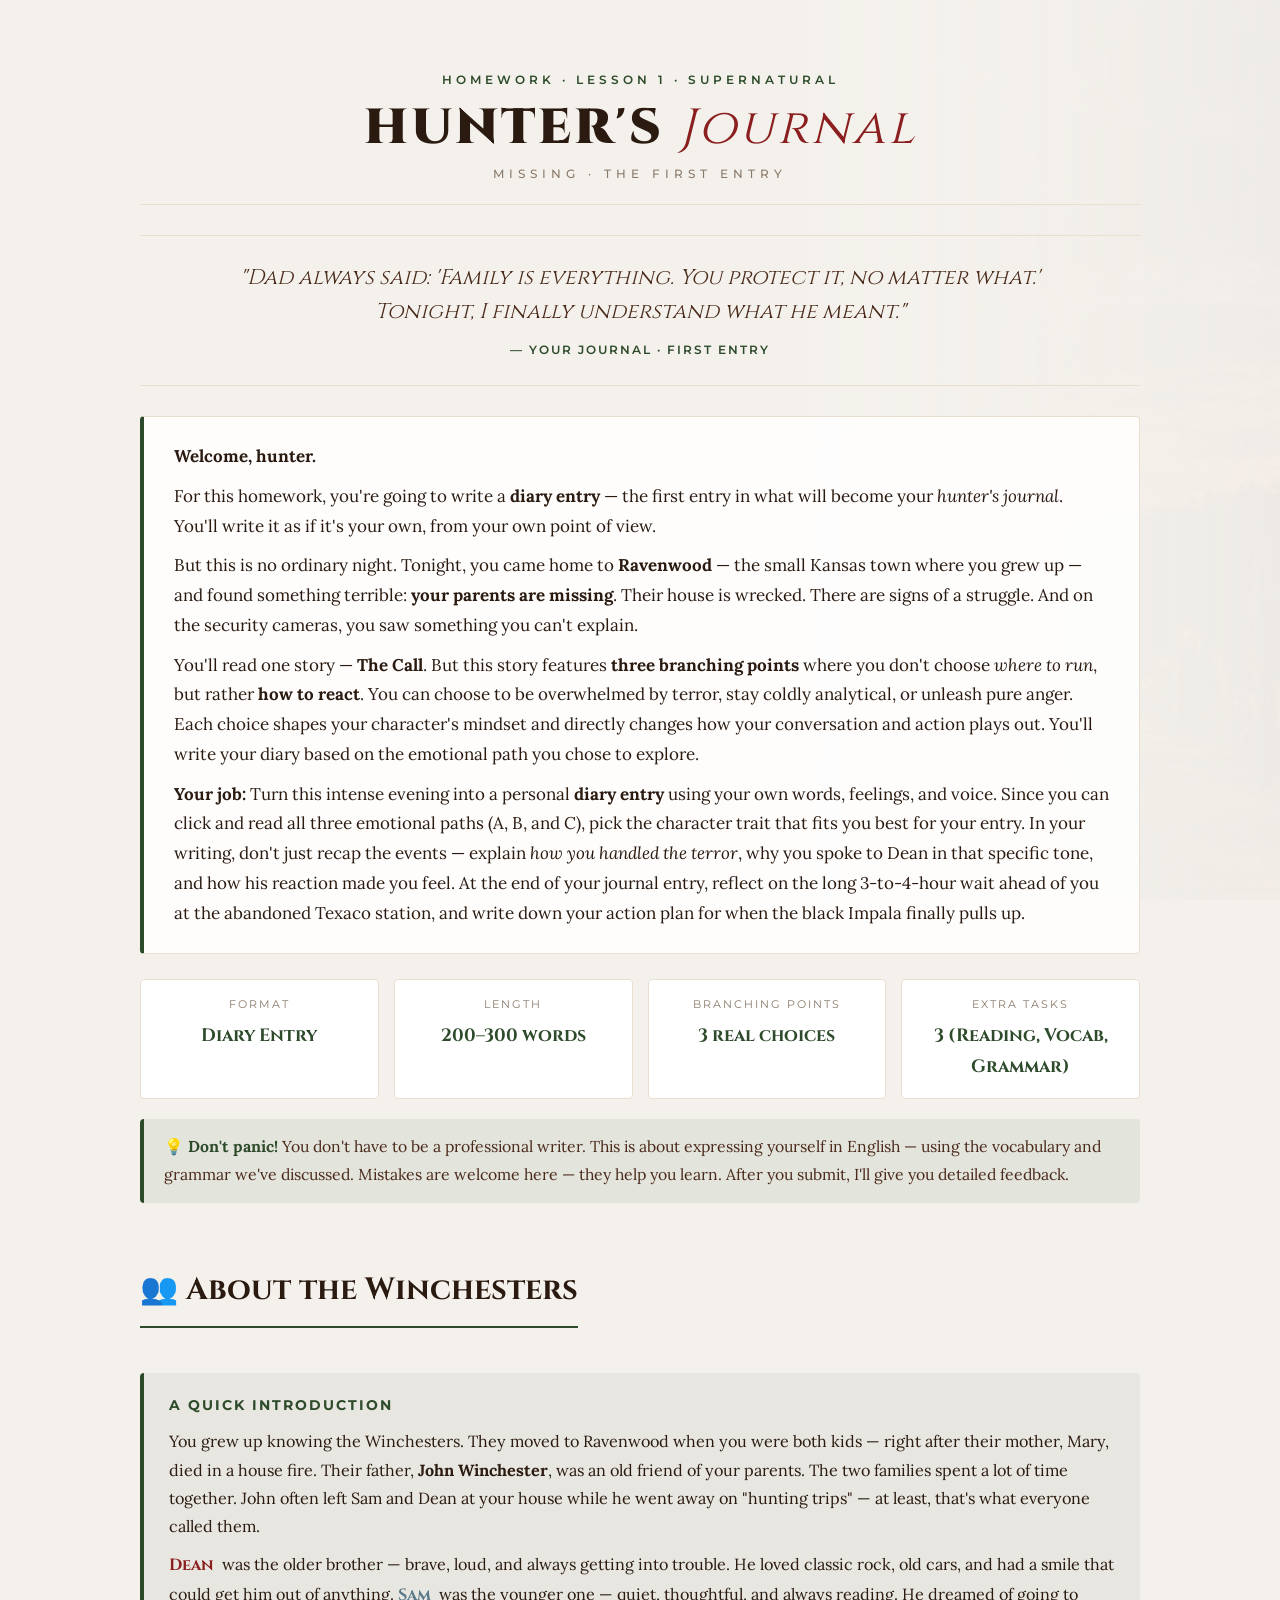
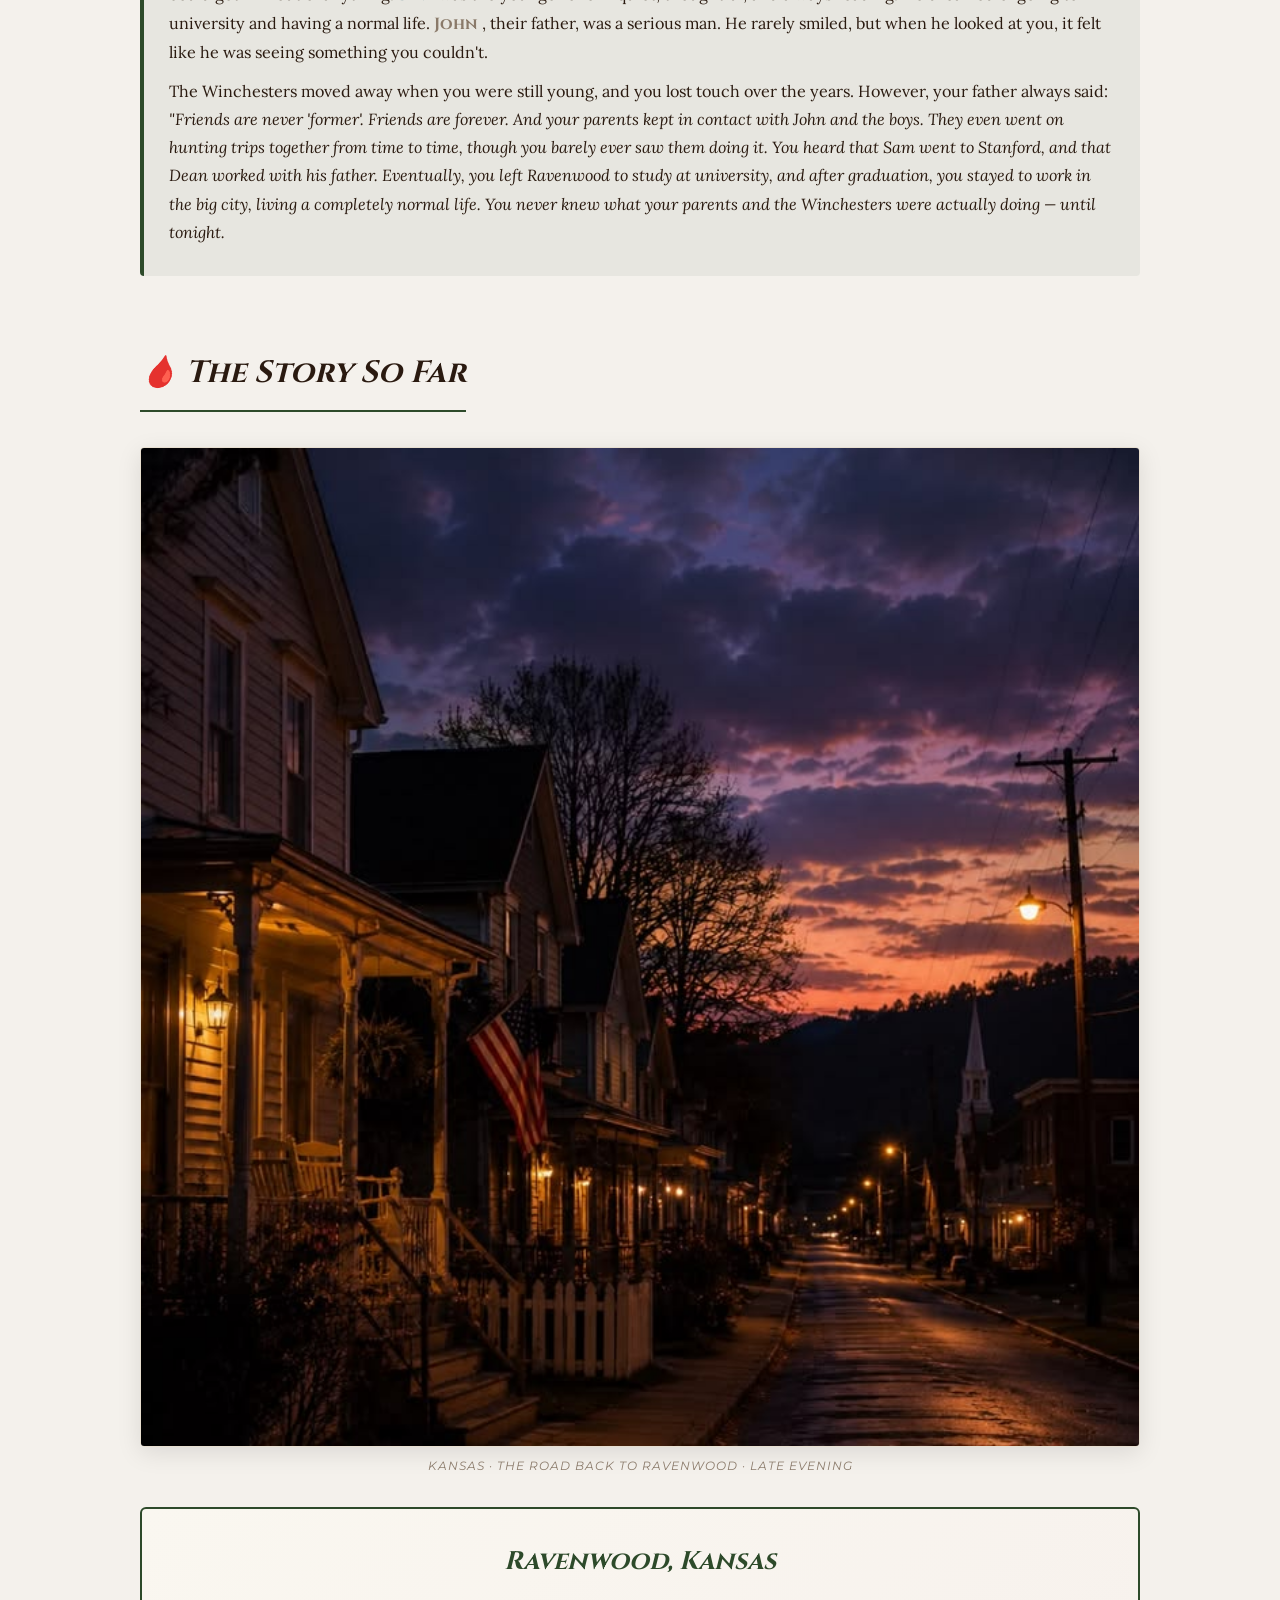
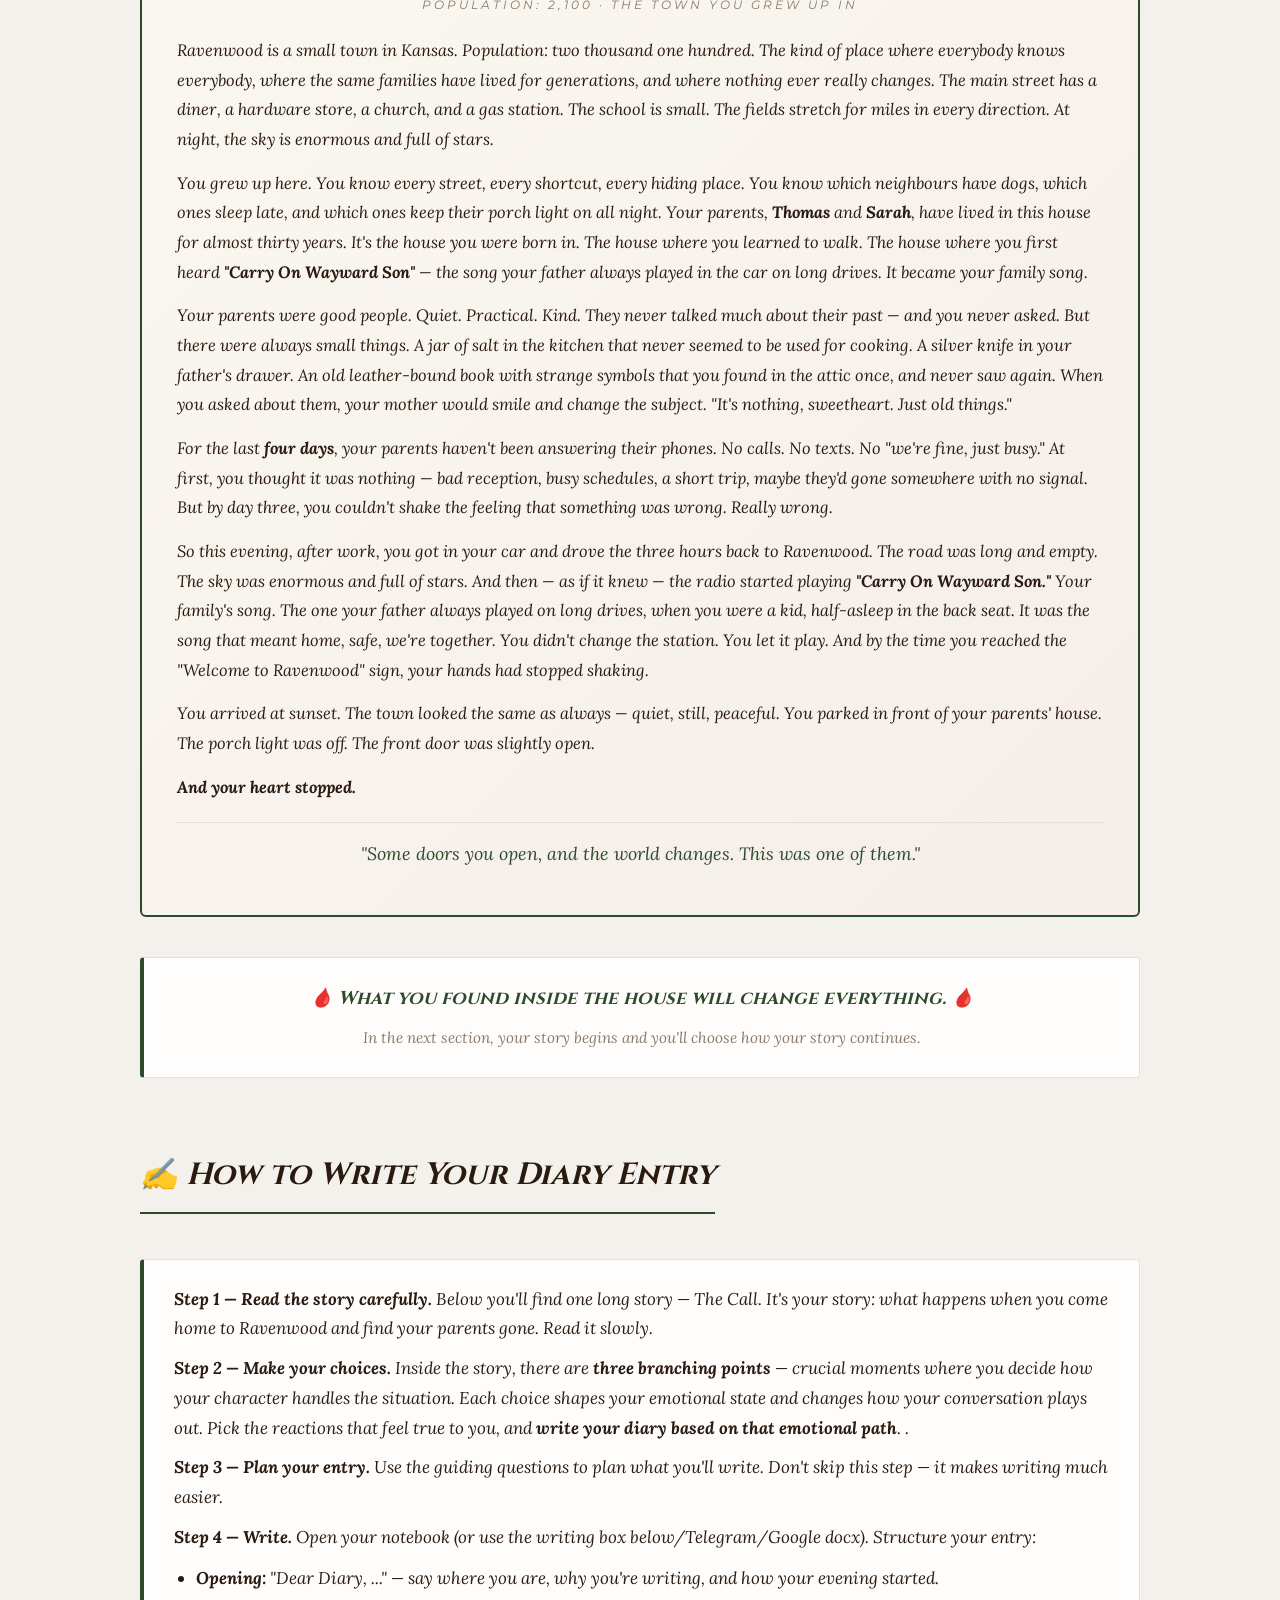
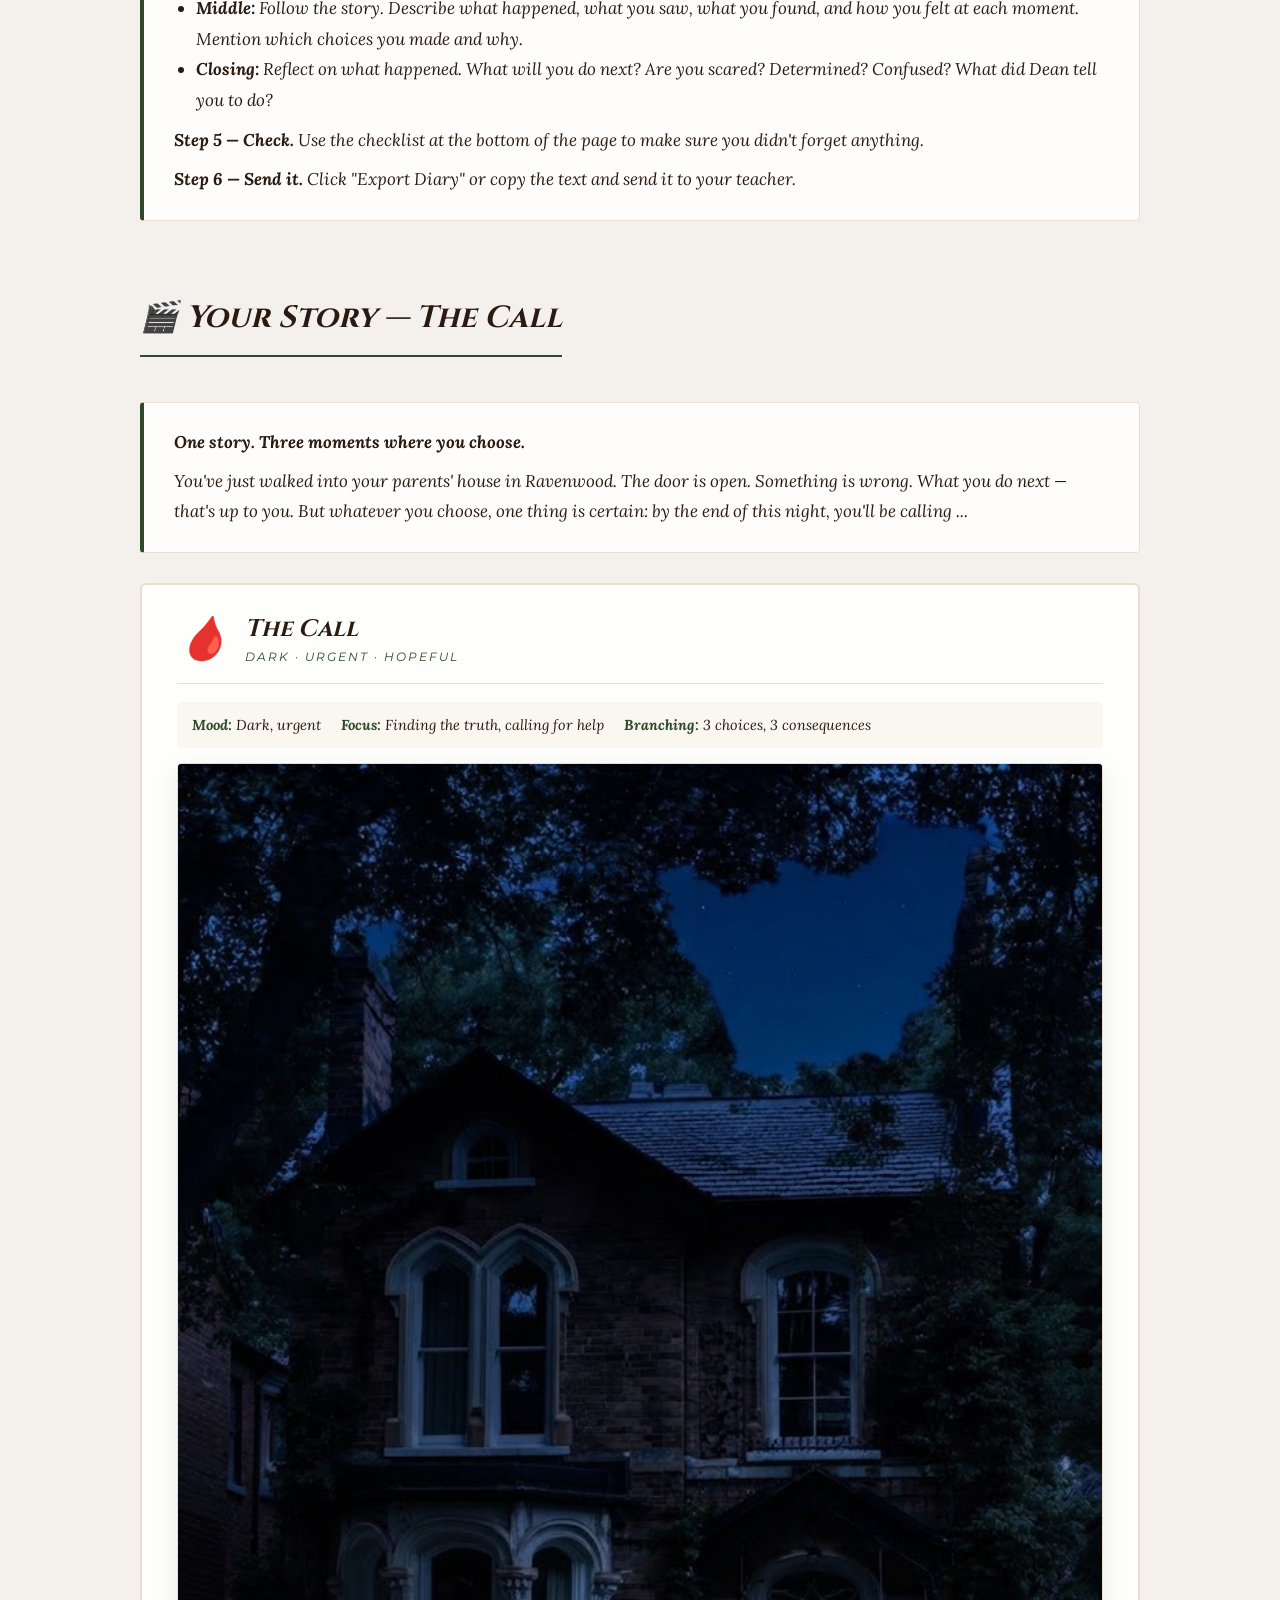
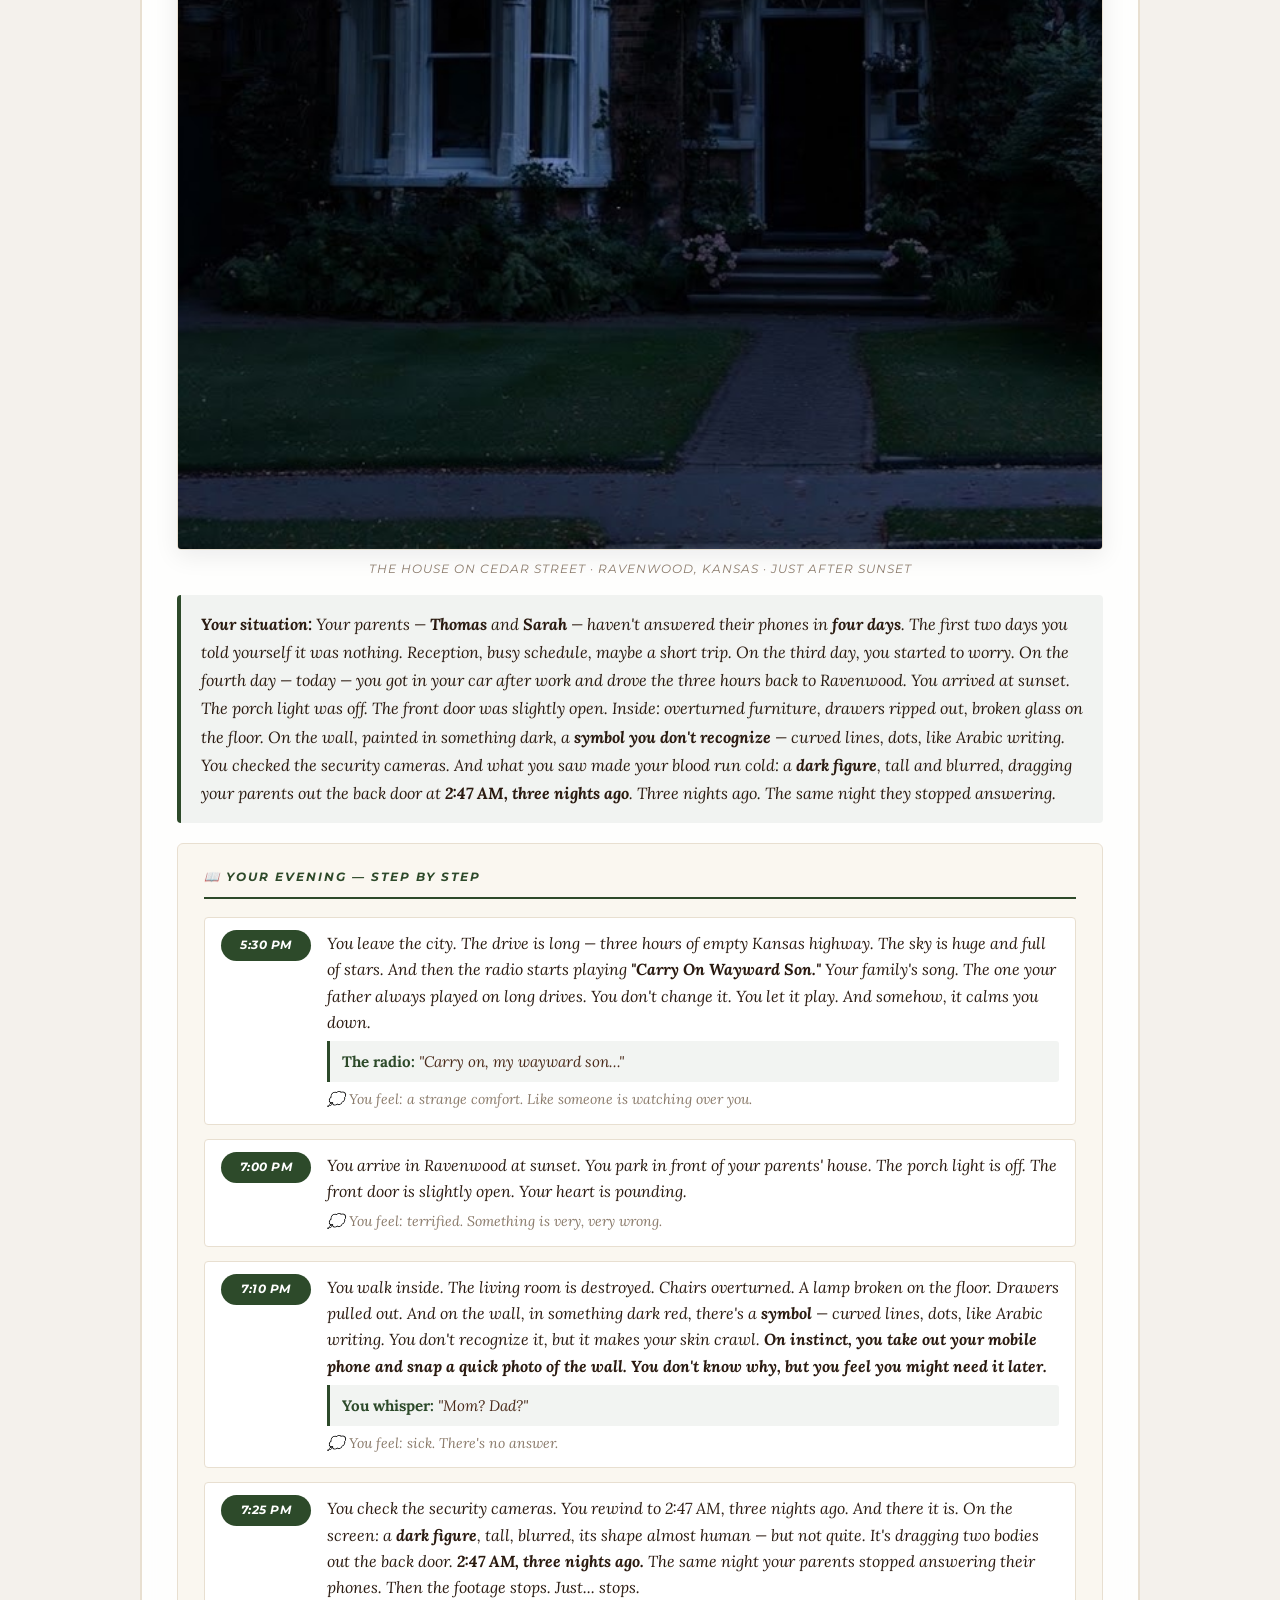
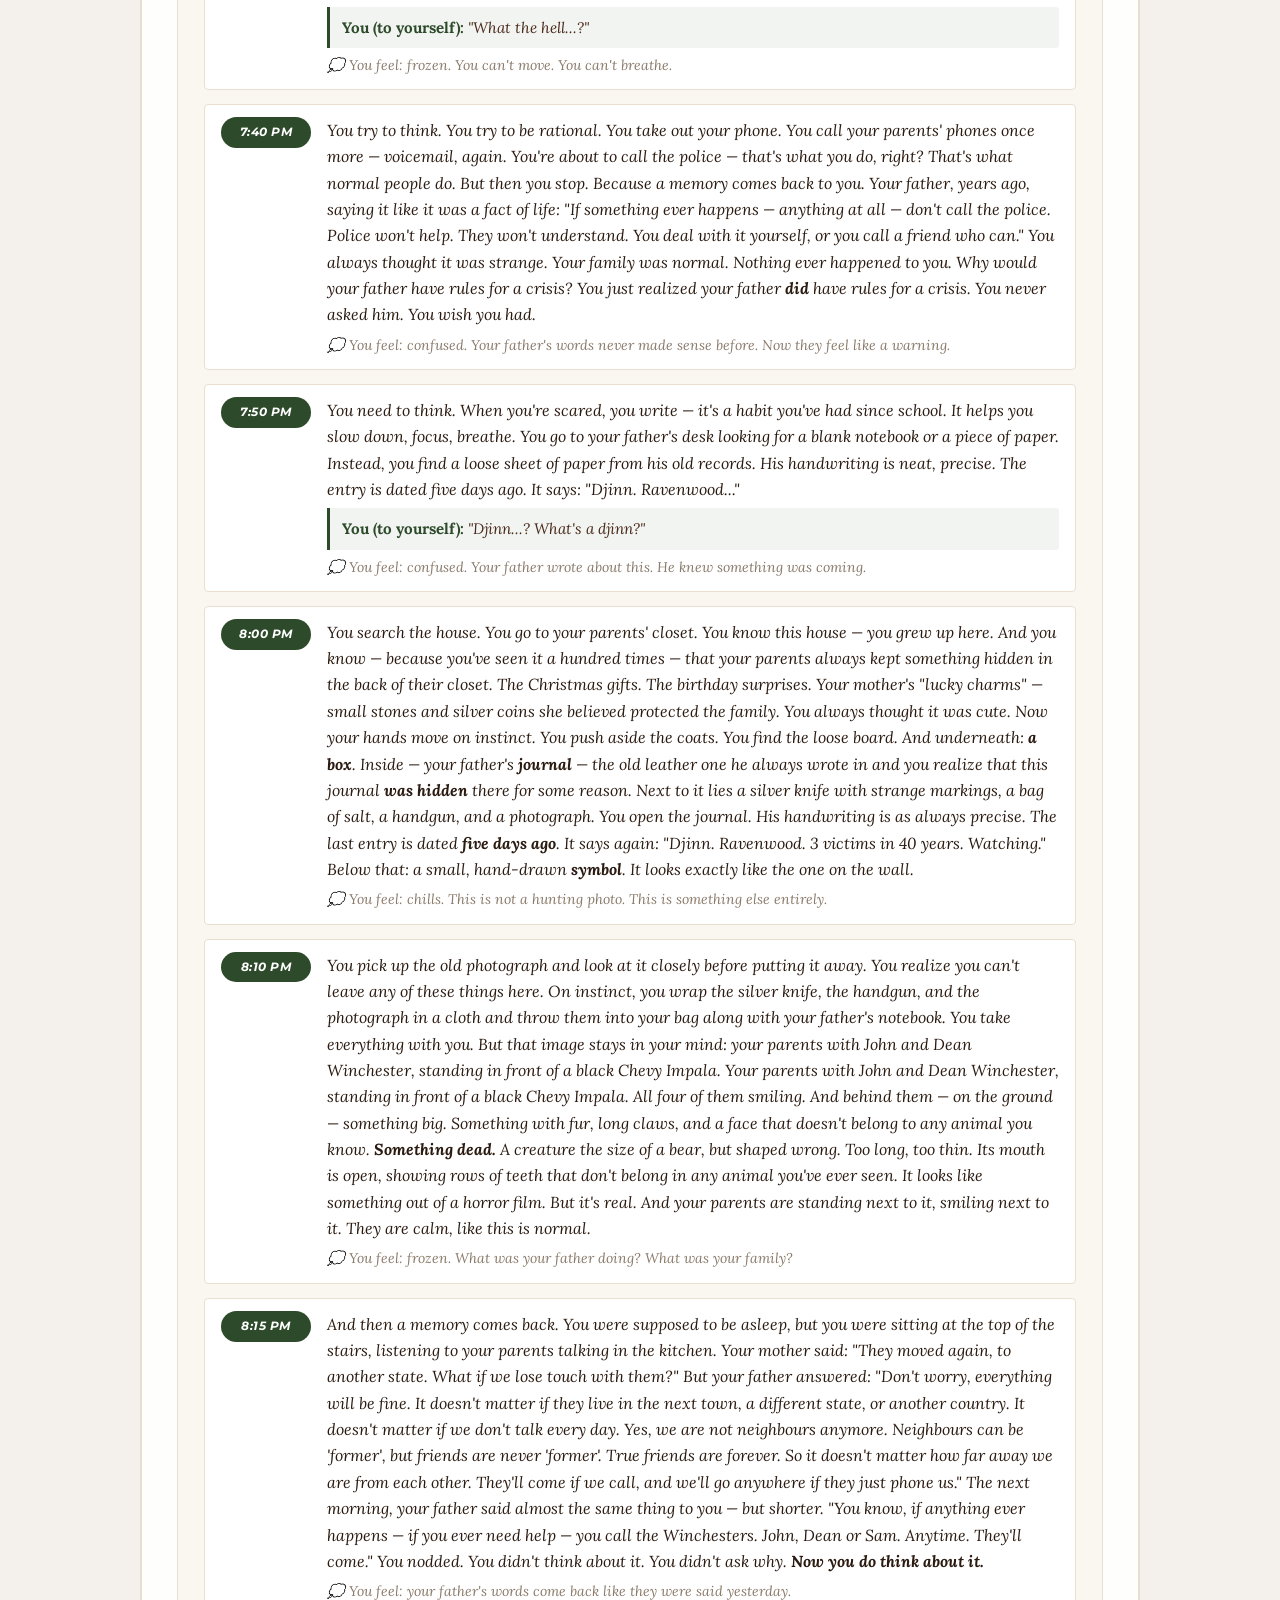
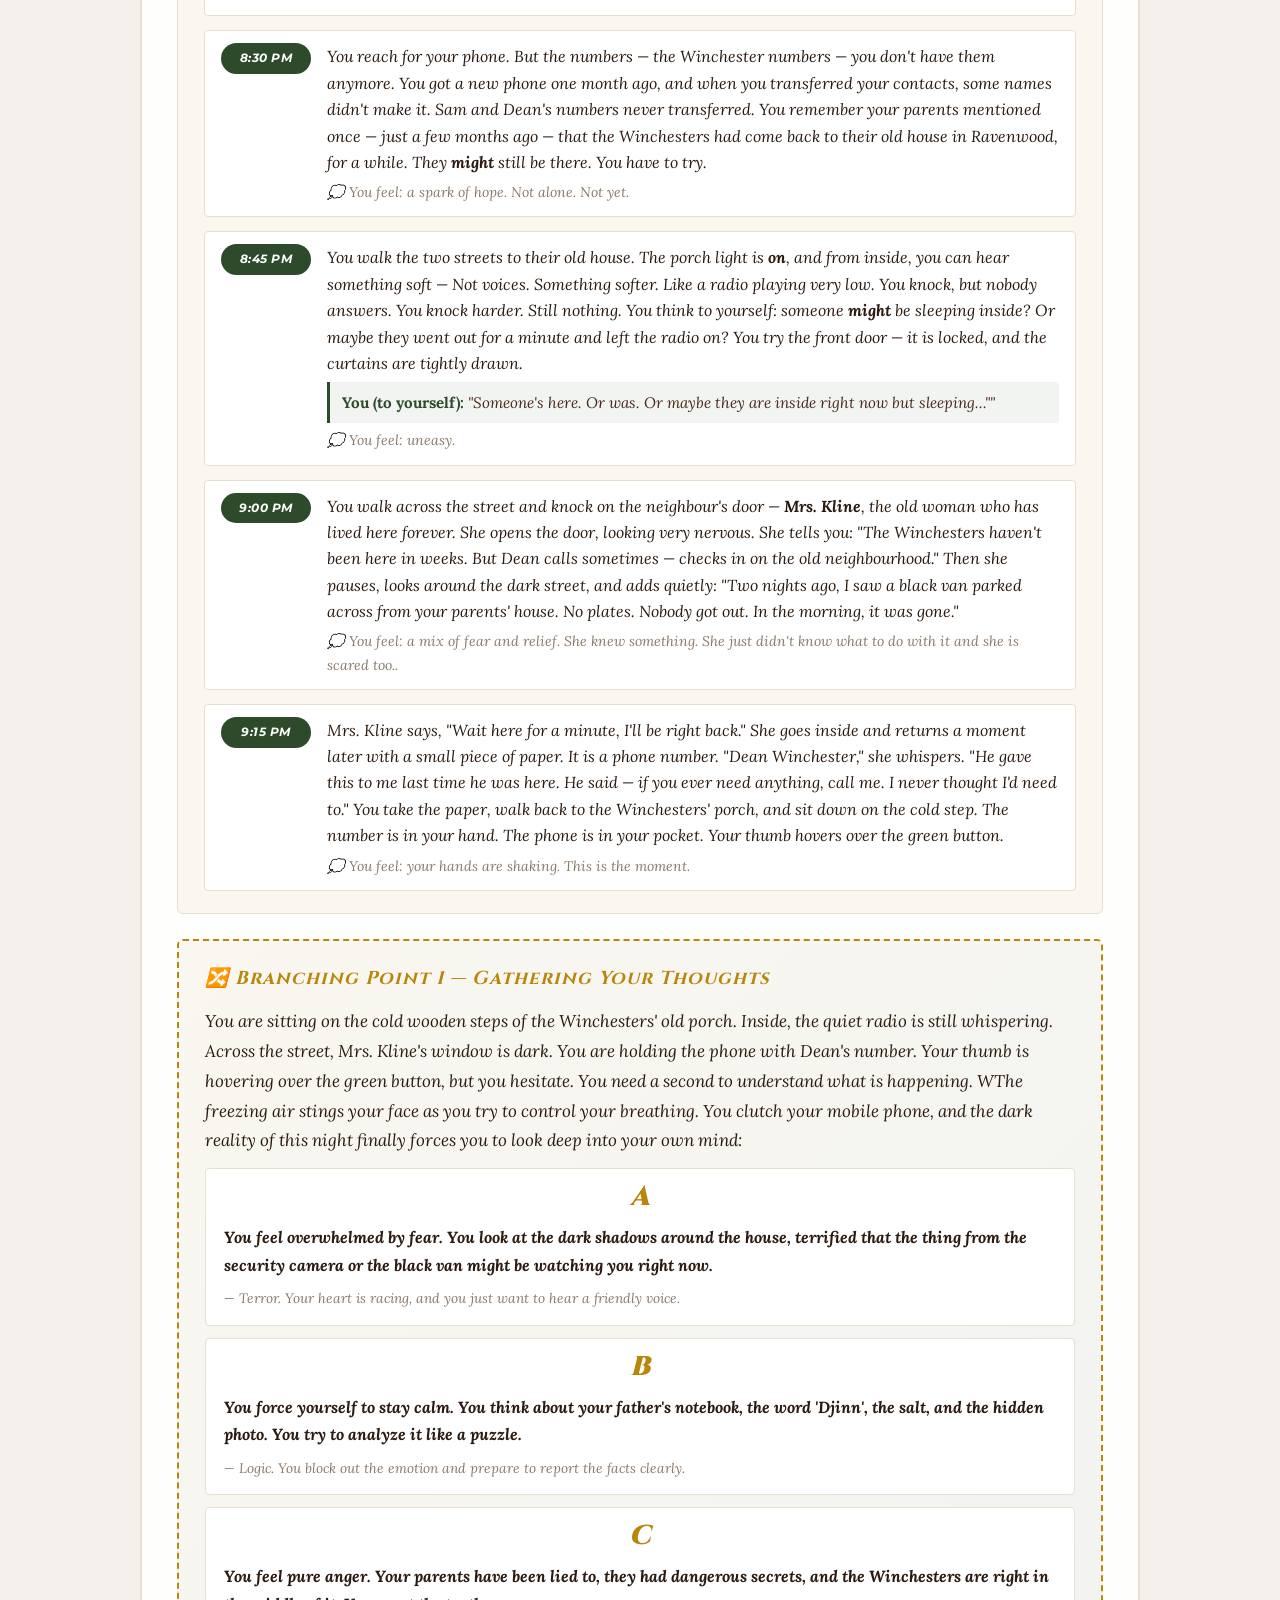
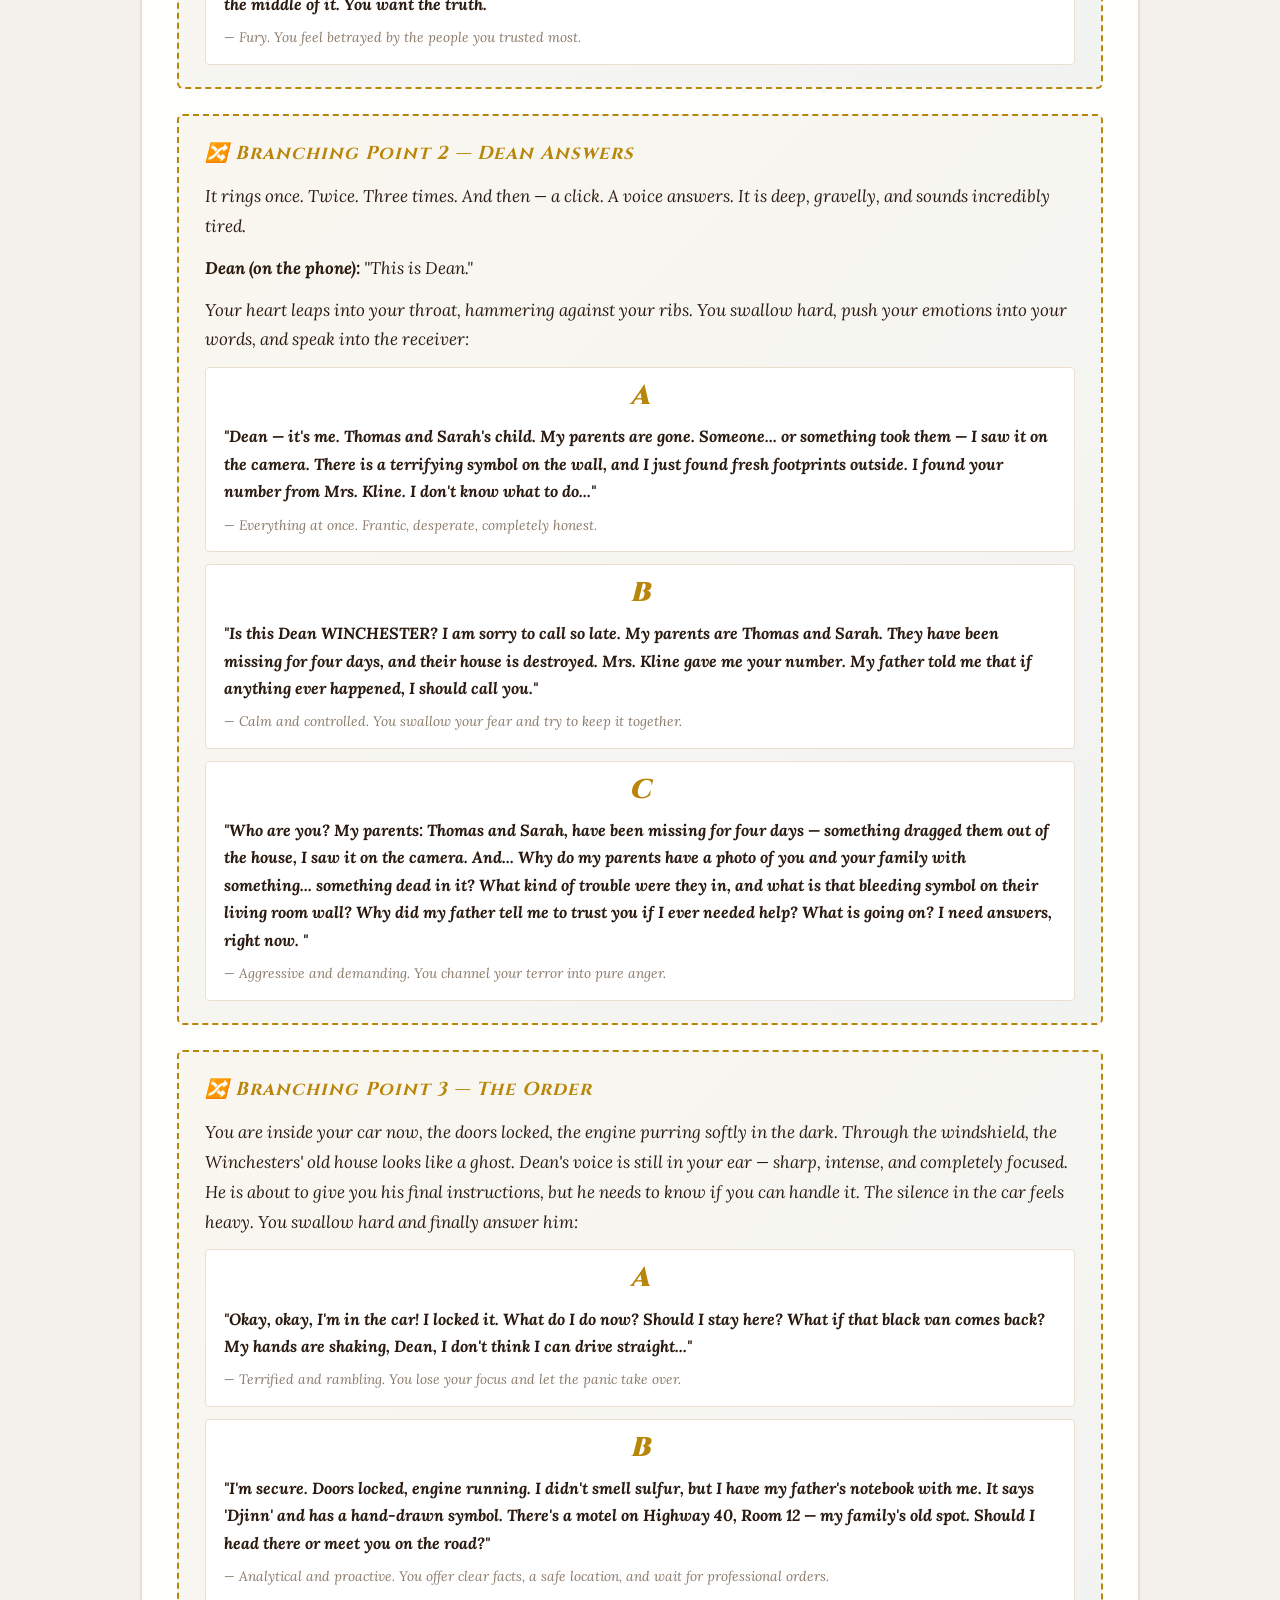
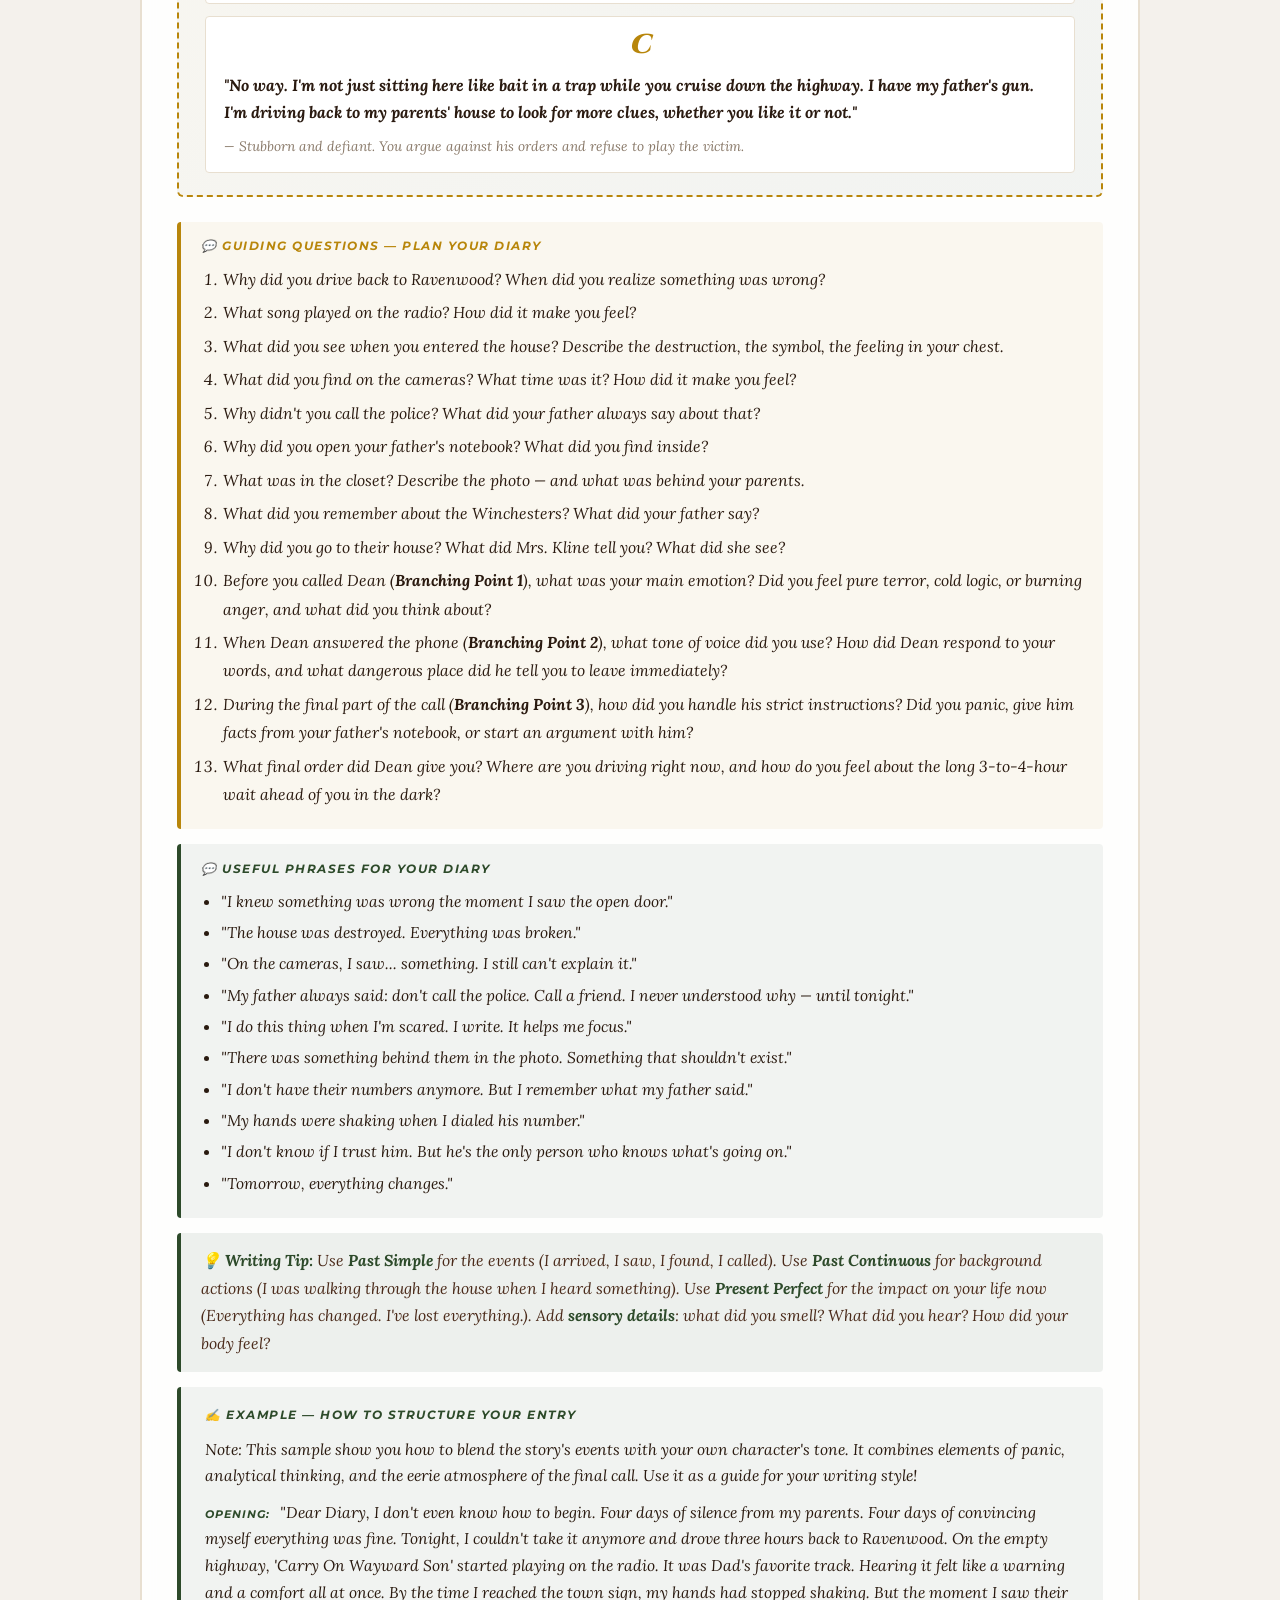
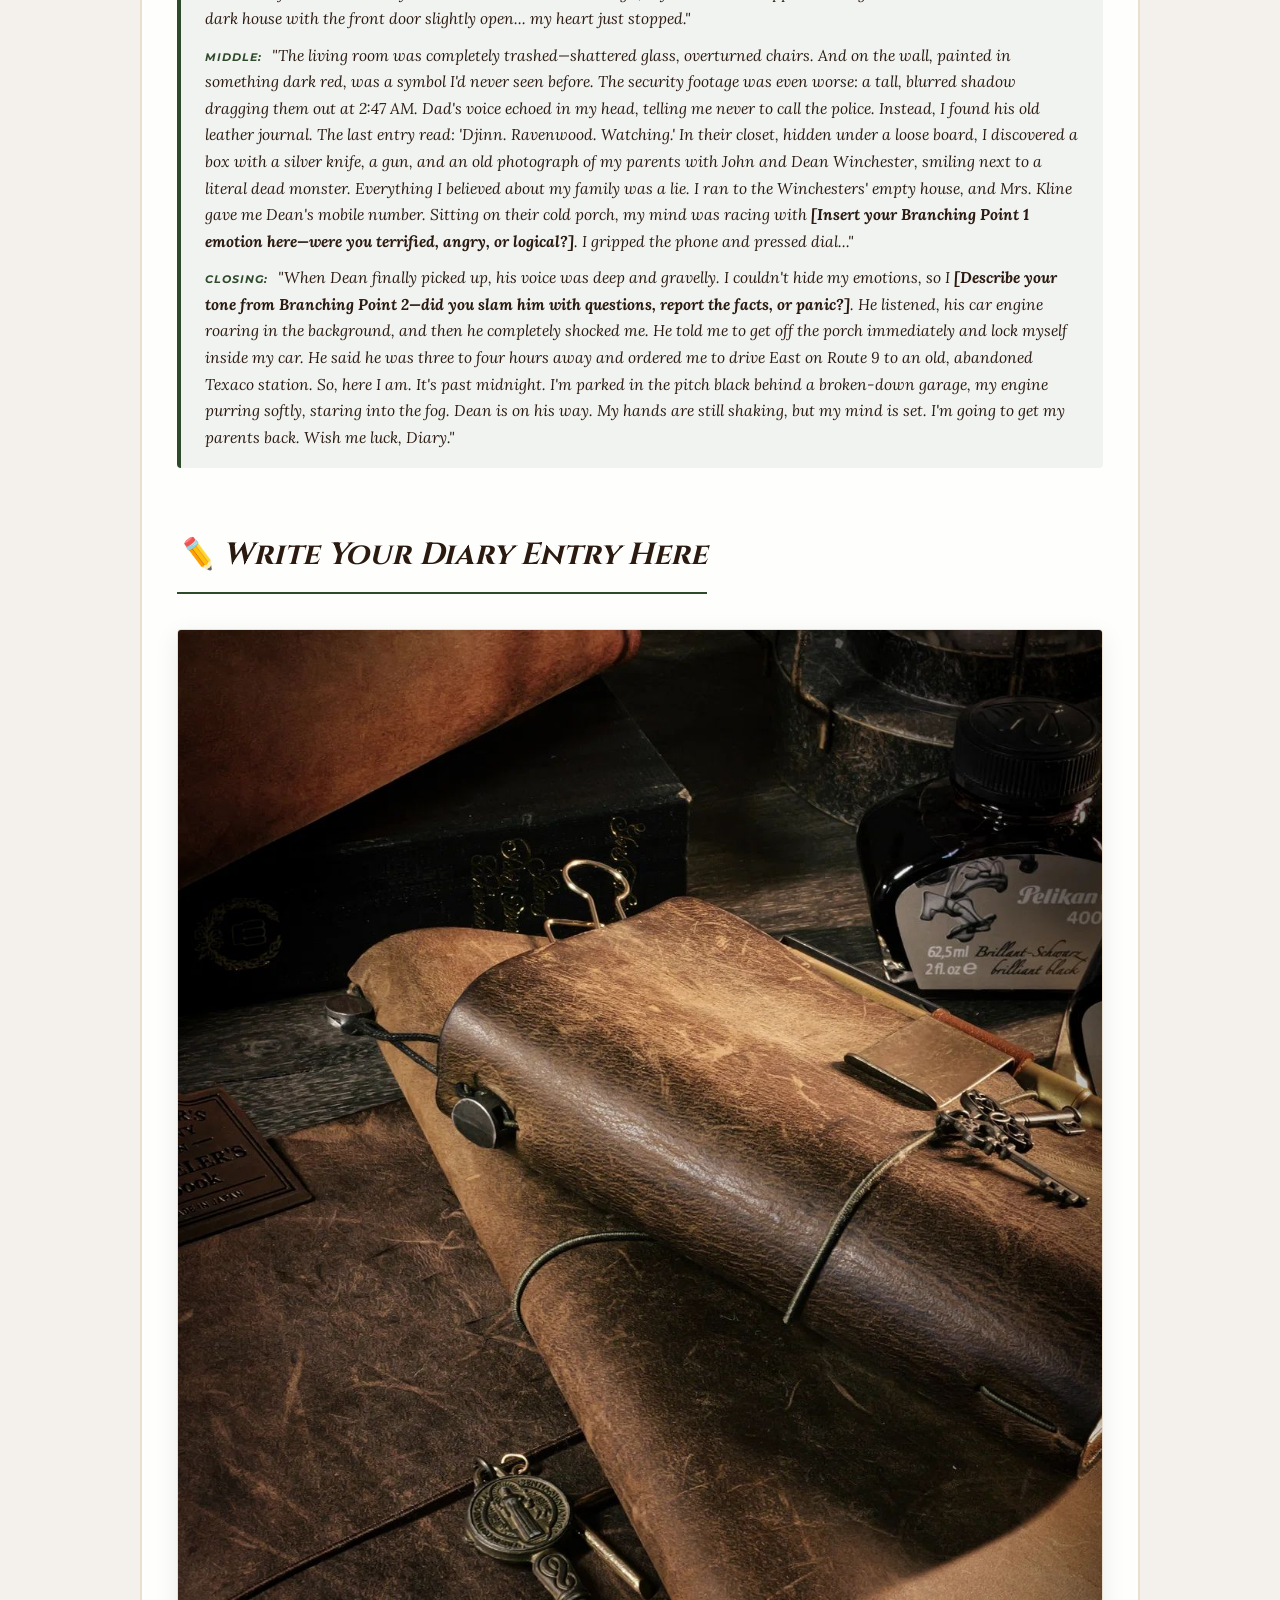
<file: lessons/hw-reading-1/index.html>
<!DOCTYPE html>
<html lang="en">
<head>
<meta name="robots" content="noindex,nofollow">


    <meta charset="UTF-8">
    <meta name="viewport" content="width=device-width, initial-scale=1.0">
    <title>Hunter's Journal — Homework — Missing</title>
    <link rel="stylesheet" href="hw-reading-1-1.css">
</head>
<body>

<!-- ===== BACKGROUND ===== -->
<div class="bg-photo"></div>
<div class="bg-photo-overlay"></div>

<div class="container">

    <!-- ===== HEADER ===== -->
    <div class="main-header">
        <div class="badge-top">Homework · Lesson 1 · Supernatural</div>
        <h1>HUNTER'S <span class="accent">Journal</span></h1>
        <div class="subtitle">Missing · The First Entry</div>
    </div>

    <!-- ===== QUOTE INTRO ===== -->
    <div class="quote-intro">
        "Dad always said: 'Family is everything. You protect it, no matter what.'<br>
        Tonight, I finally understand what he meant."
        <span class="attribution">— Your Journal · First Entry</span>
    </div>

    <!-- ============================================================ -->
    <!-- ===== TASK OVERVIEW ===== -->
    <!-- ============================================================ -->

    
    <div class="info-card">
        <p><strong>Welcome, hunter.</strong></p>
        <p>For this homework, you're going to write a <strong>diary entry</strong> — the first entry in what will become your <em>hunter's journal</em>. You'll write it as if it's your own, from your own point of view.</p>
        <p>But this is no ordinary night. Tonight, you came home to <strong>Ravenwood</strong> — the small Kansas town where you grew up — and found something terrible: <strong>your parents are missing</strong>. Their house is wrecked. There are signs of a struggle. And on the security cameras, you saw something you can't explain.</p>
<p>You'll read one story — <strong>The Call</strong>. But this story features <strong>three branching points</strong> where you don't choose <em>where to run</em>, but rather <strong>how to react</strong>. You can choose to be overwhelmed by terror, stay coldly analytical, or unleash pure anger. Each choice shapes your character's mindset and directly changes how your conversation and action plays out. You'll write your diary based on the emotional path you chose to explore.</p>


<p><strong>Your job:</strong> Turn this intense evening into a personal <strong> diary entry </strong> using your own words, feelings, and voice. Since you can click and read all three emotional paths (A, B, and C), pick the character trait that fits you best for your entry. In your writing, don't just recap the events — explain <em>how you handled the terror</em>, why you spoke to Dean in that specific tone, and how his reaction made you feel. At the end of your journal entry, reflect on the long 3-to-4-hour wait ahead of you at the abandoned Texaco station, and write down your action plan for when the black Impala finally pulls up.</p>  
    </div>

    <div class="task-details">
        <div class="task-detail">
            <div class="detail-label">Format</div>
            <div class="detail-value">Diary Entry</div>
        </div>
        <div class="task-detail">
            <div class="detail-label">Length</div>
            <div class="detail-value">200–300 words</div>
        </div>
        <div class="task-detail">
            <div class="detail-label">Branching Points</div>
            <div class="detail-value">3 real choices</div>
        </div>
        <div class="task-detail">
            <div class="detail-label">Extra Tasks</div>
            <div class="detail-value">3 (Reading, Vocab, Grammar)</div>
        </div>
    </div>

    <div class="tip">
        <strong>💡 Don't panic!</strong> You don't have to be a professional writer. This is about expressing yourself in English — using the vocabulary and grammar we've discussed. Mistakes are welcome here — they help you learn. After you submit, I'll give you detailed feedback.
    </div>

    <!-- ============================================================ -->
    <!-- ===== ABOUT THE WINCHESTERS ===== -->
    <!-- ============================================================ -->

    <h2>👥 About the Winchesters</h2>

    <div class="winchesters-block">
        <h4>A Quick Introduction</h4>
        <p>
            You grew up knowing the Winchesters. They moved to Ravenwood when you were both kids — 
            right after their mother, Mary, died in a house fire. Their father, <strong>John Winchester</strong>, 
            was an old friend of your parents. The two families spent a lot of time together. 
            John often left Sam and Dean at your house while he went away on "hunting trips" — 
            at least, that's what everyone called them.
        </p>
        <p>
            <span class="brother dean">Dean</span> was the older brother — brave, loud, and always getting into trouble. 
            He loved classic rock, old cars, and had a smile that could get him out of anything. 
            <span class="brother sam">Sam</span> was the younger one — quiet, thoughtful, and always reading. 
            He dreamed of going to university and having a normal life. 
            <span class="brother john">John</span>, their father, was a serious man. He rarely smiled, 
            but when he looked at you, it felt like he was seeing something you couldn't.
        </p>
        
<p>
    The Winchesters moved away when you were still young, and you lost touch over the years.  However, your father always said: <em>"Friends are never 'former'. Friends are forever. And your parents kept in contact with John and the boys. They even went on hunting trips together from time to time, though you barely ever saw them doing it. You heard that Sam went to Stanford, and that Dean worked with his father. Eventually, you left Ravenwood to study at university, and after graduation, you stayed to work in the big city, living a completely normal life. You never knew what your parents and the Winchesters were actually doing — <em>until tonight</em>.
</p>

    </div>

    <!-- ============================================================ -->
    <!-- ===== THE STORY SO FAR ===== -->
    <!-- ============================================================ -->

    <h2>🩸 The Story So Far</h2>

    <img src="../../assets/photo/kansas.jpg" alt="Kansas — the road back to Ravenwood" class="story-photo">
    <div class="story-photo-caption">Kansas · The road back to Ravenwood · Late evening</div>

    <div class="story-section">
        <h3>Ravenwood, Kansas</h3>
        <div class="story-subtitle">Population: 2,100 · The town you grew up in</div>

        <p>
            Ravenwood is a small town in Kansas. Population: two thousand one hundred. 
            The kind of place where everybody knows everybody, where the same families have lived 
            for generations, and where nothing ever really changes. The main street has a diner, 
            a hardware store, a church, and a gas station. The school is small. The fields stretch 
            for miles in every direction. At night, the sky is enormous and full of stars.
        </p>

        <p>
            You grew up here. You know every street, every shortcut, every hiding place. 
            You know which neighbours have dogs, which ones sleep late, and which ones keep 
            their porch light on all night. Your parents, <strong>Thomas</strong> and 
            <strong>Sarah</strong>, have lived in this house for almost thirty years. 
            It's the house you were born in. The house where you learned to walk. 
            The house where you first heard <strong>"Carry On Wayward Son"</strong> — 
            the song your father always played in the car on long drives. 
            It became <em>your</em> family song.
        </p>

        <p>
            Your parents were good people. Quiet. Practical. Kind. They never talked much 
            about their past — and you never asked. But there were always small things. 
            A jar of salt in the kitchen that never seemed to be used for cooking. 
            A silver knife in your father's drawer. An old leather-bound book with 
            strange symbols that you found in the attic once, and never saw again. 
            When you asked about them, your mother would smile and change the subject. 
            "It's nothing, sweetheart. Just old things."
        </p>

        <p>
            For the last <strong>four days</strong>, your parents haven't been answering their phones. No calls. No texts. No "we're fine, just busy." At first, you thought it was nothing — bad reception, busy schedules, a short trip, maybe they'd gone somewhere with no signal. But by day three, you couldn't shake the feeling that something was wrong. Really wrong.
        </p>
            
             <p>
            So this evening, after work, you got in your car and drove the three hours back to Ravenwood. 
            The road was long and empty. The sky was enormous and full of stars. And then — 
            as if it knew — the radio started playing <strong>"Carry On Wayward Son."</strong> 
            Your family's song. The one your father always played on long drives, 
            when you were a kid, half-asleep in the back seat. 
            It was the song that meant <em>home</em>, <em>safe</em>, <em>we're together</em>. 
            You didn't change the station. You let it play. And by the time you reached 
            the "Welcome to Ravenwood" sign, your hands had stopped shaking.
        </p>

        <p>
            You arrived at sunset. The town looked the same as always — quiet, still, 
            peaceful. You parked in front of your parents' house. The porch light 
            was off. The front door was slightly open.
        </p>

        <p>
            <strong>And your heart stopped.</strong>
        </p>

        <div class="story-quote">
            "Some doors you open, and the world changes. This was one of them."
        </div>
    </div>

    <!-- ===== TRANSITION TO INSTRUCTIONS ===== -->
    <div class="info-card" style="margin-top:40px;">
        <p style="text-align:center; color:var(--forest); font-family:'Cinzel',serif; font-size:1.1em;">
            🩸 <strong>What you found inside the house will change everything.</strong> 🩸
        </p>
        <p style="text-align:center; margin-top:10px; color:var(--faded); font-size:0.9em;">
            In the next section, your story begins and you'll choose how your story continues.
        </p>
    </div>





    
    <!-- ============================================================ -->
    <!-- ===== INSTRUCTIONS ===== -->
    <!-- ============================================================ -->

    <h2>✍️ How to Write Your Diary Entry</h2>

    <div class="info-card">
        <p><strong>Step 1 — Read the story carefully.</strong> Below you'll find one long story — <em>The Call</em>. It's your story: what happens when you come home to Ravenwood and find your parents gone. Read it slowly.</p>
        <p><strong>Step 2 — Make your choices.</strong> Inside the story, there are <strong>three branching points</strong> — crucial moments where you decide how your character handles the situation. Each choice shapes your emotional state and changes how your conversation plays out. Pick the reactions that feel true to you, and <strong>write your diary based on that emotional path</strong>. </strong>.</p>
        <p><strong>Step 3 — Plan your entry.</strong> Use the guiding questions to plan what you'll write. Don't skip this step — it makes writing much easier.</p>
        <p><strong>Step 4 — Write.</strong> Open your notebook (or use the writing box below/Telegram/Google docx). Structure your entry:</p>
        <ul style="padding-left:22px; margin:10px 0; color:var(--ink); line-height:1.8;">
            <li><strong>Opening:</strong> "Dear Diary, ..." — say where you are, why you're writing, and how your evening started.</li>
            <li><strong>Middle:</strong> Follow the story. Describe what happened, what you saw, what you found, and how you felt at each moment. Mention which choices you made and why.</li>
            <li><strong>Closing:</strong> Reflect on what happened. What will you do next? Are you scared? Determined? Confused? What did Dean tell you to do?</li>
        </ul>
        <p><strong>Step 5 — Check.</strong> Use the checklist at the bottom of the page to make sure you didn't forget anything.</p>
        <p><strong>Step 6 — Send it.</strong> Click "Export Diary" or copy the text and send it to your teacher.</p>
    </div>

    <!-- ============================================================ -->
    <!-- ===== THE CALL — SINGLE STORY WITH BRANCHING ===== -->
    <!-- ============================================================ -->

    <h2>🎬 Your Story — The Call</h2>

    <div class="info-card">
        <p><strong>One story. Three moments where you choose.</strong></p>
        <p>You've just walked into your parents' house in Ravenwood. The door is open. Something is wrong. What you do <em>next</em> — that's up to you. But whatever you choose, one thing is certain: by the end of this night, you'll be calling ...</p>
    </div>

    <div class="scenario">
        <div class="scenario-header">
            <div class="scenario-number">🩸</div>
            <div class="scenario-title-block">
                <div class="scenario-title">The Call</div>
                <div class="scenario-subtitle">Dark · Urgent · Hopeful</div>
            </div>
        </div>

        <div class="scenario-meta">
            <span><strong>Mood:</strong> Dark, urgent</span>
            <span><strong>Focus:</strong> Finding the truth, calling for help</span>
            <span><strong>Branching:</strong> 3 choices, 3 consequences</span>
        </div>

        <img src="../../assets/photo/old_house.jpg" alt="Your parents' house in Ravenwood" class="scenario-photo">
        <div class="scenario-photo-caption">The house on Cedar Street · Ravenwood, Kansas · Just after sunset</div>

        <div class="scenario-situation">
            <strong>Your situation:</strong> Your parents — <strong>Thomas</strong> and <strong>Sarah</strong> — haven't answered their phones in <strong>four days</strong>. The first two days you told yourself it was nothing. Reception, busy schedule, maybe a short trip. On the third day, you started to worry. On the fourth day — today — you got in your car after work and drove the three hours back to Ravenwood. You arrived at sunset. The porch light was off. The front door was slightly open. Inside: overturned furniture, drawers ripped out, broken glass on the floor. On the wall, painted in something dark, a <strong>symbol you don't recognize</strong> — curved lines, dots, like Arabic writing. You checked the security cameras. And what you saw made your blood run cold: a <strong>dark figure</strong>, tall and blurred, dragging your parents out the back door at <strong>2:47 AM, three nights ago</strong>. Three nights ago. The same night they stopped answering.
        </div>




        <div class="story-timeline">
            <span class="timeline-label">📖 Your Evening — Step by Step</span>
            <ul>


 <li>
                    <span class="time-badge">5:30 PM</span>
                    <div class="step-content">
                        <span class="step-action">You leave the city. The drive is long — three hours of empty Kansas highway. The sky is huge and full of stars. And then the radio starts playing <strong>"Carry On Wayward Son."</strong> Your family's song. The one your father always played on long drives. You don't change it. You let it play. And somehow, it calms you down.</span>
                        <span class="step-dialogue"><strong>The radio:</strong> "Carry on, my wayward son..."</span>
                        <span class="step-feeling">💭 You feel: a strange comfort. Like someone is watching over you.</span>
                    </div>
                </li>


                <li>
                    <span class="time-badge">7:00 PM</span>
                    <div class="step-content">
                        <span class="step-action">You arrive in Ravenwood at sunset. You park in front of your parents' house. The porch light is off. The front door is slightly open. Your heart is pounding.</span>
                        <span class="step-feeling">💭 You feel: terrified. Something is very, very wrong.</span>
                    </div>
                </li>
                <li>
                    <span class="time-badge">7:10 PM</span>
                    <div class="step-content">
                        <span class="step-action">You walk inside. The living room is destroyed. Chairs overturned. A lamp broken on the floor. Drawers pulled out. And on the wall, in something dark red, there's a <strong>symbol</strong> — curved lines, dots, like Arabic writing. You don't recognize it, but it makes your skin crawl. <strong>On instinct, you take out your mobile phone and snap a quick photo of the wall. You don't know why, but you feel you <strong>might</strong>  need it later.</strong></span> 


                        <span class="step-dialogue"><strong>You whisper:</strong> "Mom? Dad?"</span>
                        <span class="step-feeling">💭 You feel: sick. There's no answer.</span>
                    </div>
                </li>
                <li>
                    <span class="time-badge">7:25 PM</span>
                    <div class="step-content">
                        <span class="step-action">You check the security cameras. You rewind to 2:47 AM, three nights ago. And there it is. On the screen: a <strong>dark figure</strong>, tall, blurred, its shape almost human — but not quite. It's dragging two bodies out the back door. <strong>2:47 AM, three nights ago.</strong> The same night your parents stopped answering their phones. Then the footage stops. Just... stops.</span>
                        <span class="step-dialogue"><strong>You (to yourself):</strong> "What the hell...?"</span>
                        <span class="step-feeling">💭 You feel: frozen. You can't move. You can't breathe.</span>
                    </div>
                </li>
                <li>
                    <span class="time-badge">7:40 PM</span>
                    <div class="step-content">
                        <span class="step-action">You try to think. You try to be rational. You take out your phone. You call your parents' phones once more — voicemail, again. You're about to call the police — that's what you do, right? That's what normal people do. But then you stop. Because a memory comes back to you. Your father, years ago, saying it like it was a fact of life: <em>"If something ever happens — anything at all — don't call the police. Police won't help. They won't understand. You deal with it yourself, or you call a friend who can."</em> You always thought it was strange. Your family was normal. Nothing ever happened to you. Why would your father have rules for a crisis? You just realized your father <strong>did</strong> have rules for a crisis. You never asked him. You wish you had. </span>
                        <span class="step-feeling">💭 You feel: confused. Your father's words never made sense before. Now they feel like a warning.</span>
                    </div>
                </li>
                <li>
                    <span class="time-badge">7:50 PM</span>
                    <div class="step-content">
                        <span class="step-action">You need to think. When you're scared, you write — it's a habit you've had since school. It helps you slow down, focus, breathe. You go to your father's desk looking for a blank notebook or a piece of paper. Instead, you find a loose sheet of paper from his old records. His handwriting is neat, precise. The entry is dated five days ago. It says: "Djinn. Ravenwood..."</span>


                        <span class="step-dialogue"><strong>You (to yourself):</strong> "Djinn...? What's a djinn?"</span>
                        <span class="step-feeling">💭 You feel: confused. Your father wrote about this. He knew something was coming.</span>
                    </div>
                </li>
                <li>
                    <span class="time-badge">8:00 PM</span>
                    <div class="step-content">
                        <span class="step-action">You search the house. You go to your parents' closet. You know this house — you grew up here. And you know — because you've seen it a hundred times — that your parents always kept something hidden in the back of their closet. The Christmas gifts. The birthday surprises. Your mother's "lucky charms" — small stones and silver coins she believed protected the family. You always thought it was cute. Now your hands move on instinct. You push aside the coats. You find the loose board. And underneath: <strong>a box</strong>. Inside — your father's <strong>journal</strong>  — the old leather one he always wrote in and you realize that this journal <strong>was hidden</strong> there for some reason. Next to it lies a silver knife with strange markings, a bag of salt, a handgun, and a photograph. You open the journal. His handwriting is as always precise. The last entry is dated <strong>five days ago</strong>. It says again: <em>"Djinn. Ravenwood. 3 victims in 40 years. Watching."</em> Below that: a small, hand-drawn <strong>symbol</strong>. It looks exactly like the one on the wall. </span>

                        <span class="step-feeling">💭 You feel: chills. This is not a hunting photo. This is something else entirely.</span>
                    </div>
                </li>


<li>
    <span class="time-badge">8:10 PM</span>
    <div class="step-content">
        <span class="step-action">You pick up the old photograph and look at it closely before putting it away. You realize you can't leave any of these things here. On instinct, you wrap the silver knife, the handgun, and the photograph in a cloth and throw them into your bag along with your father's notebook. You take everything with you. But that image stays in your mind: your parents with John and Dean Winchester, standing in front of a black Chevy Impala. Your parents with John and Dean Winchester, standing in front of a black Chevy Impala. All four of them smiling. And behind them — on the ground — something big. Something with fur, long claws, and a face that doesn't belong to any animal you know. <strong> Something dead.</strong> A creature the size of a bear, but shaped wrong. Too long, too thin. Its mouth is open, showing rows of teeth that don't belong in any animal you've ever seen. It looks like something out of a horror film. But it's real. And your parents are standing next to it, smiling next to it. They are calm, like this is normal. </span>
        <span class="step-feeling">💭 You feel: frozen. What was your father doing? What was your family?</span>
    </div>
</li>




<li>
                    <span class="time-badge">8:15 PM</span>
                    <div class="step-content">
                        
<span class="step-action"> And then a memory comes back. You were supposed to be asleep, but you were sitting at the top of the stairs, listening to your parents talking in the kitchen. Your mother said:  <em> "They moved again, to another state. What if we lose touch with them?"</em>  But your father answered:<em>  "Don't worry, everything will be fine. It doesn't matter if they live in the next town, a different state, or another country. It doesn't matter if we don't talk every day. Yes, we are not neighbours anymore. Neighbours can be 'former', but friends are never 'former'. True friends are forever. So it doesn't matter how far away we are from each other. They'll come if we call, and we'll go anywhere if they just phone us."</em> The next morning, your father said almost the same thing to you — but shorter. <em>"You know, if anything ever happens — if you ever need help — you call the Winchesters. John, Dean or Sam. Anytime. They'll come."</em> You nodded. You didn't think about it. You didn't ask why. <strong>Now you <strong> do </strong> think about it.</strong></span> 
 <span class="step-feeling">💭 You feel: your father's words come back like they were said yesterday.</span>

                    </div>
                </li>



<li>
                    <span class="time-badge">8:30 PM</span>
                    <div class="step-content">
                        <span class="step-action">You reach for your phone. But the numbers — the Winchester numbers — you don't have them anymore. You got a new phone one month ago, and when you transferred your contacts, some names didn't make it. Sam and Dean's numbers never transferred. You remember your parents mentioned once — just a few  months ago — that the Winchesters had come back to their old house in Ravenwood, for a while. They <strong>might</strong> still be there. You have to try.</span>
                        <span class="step-feeling">💭 You feel: a spark of hope. Not alone. Not yet.</span>
                    </div>
                </li>


<li>
                    <span class="time-badge">8:45 PM</span>
                    <div class="step-content">
                        <span class="step-action">You walk the two streets to their old house. The porch light is <strong>on</strong>, and from inside, you can hear something soft — Not voices. Something softer. Like a radio playing very low. You knock, but nobody answers. You knock harder. Still nothing. You think to yourself: someone <strong> might</strong>  be sleeping inside? Or maybe they went out for a minute and left the radio on? You try the front door — it is locked, and the curtains are tightly drawn. </span>
                        <span class="step-dialogue"><strong>You (to yourself):</strong> "Someone's here. Or was. Or maybe they are inside right now but sleeping...""</span>
                        <span class="step-feeling">💭 You feel: uneasy.</span>
                    </div>
                </li>


<li>
                    <span class="time-badge">9:00 PM</span>
                    <div class="step-content">
                        <span class="step-action"> You walk across the street and knock on the neighbour's door — <strong>Mrs. Kline</strong>, the old woman who has lived here forever. She opens the door, looking very nervous. She tells you: <em>"The Winchesters haven't been here in weeks. But Dean calls sometimes — checks in on the old neighbourhood."</em> Then she pauses, looks around the dark street, and adds quietly: <em>"Two nights ago, I saw a black van parked across from your parents' house. No plates. Nobody got out. In the morning, it was gone."</em></span>
                        <span class="step-feeling">💭 You feel: a mix of fear and relief. She knew something. She just didn't know what to do with it and she is scared too..</span>
                    </div>
                </li>


<li>
                    <span class="time-badge">9:15 PM</span>
                    <div class="step-content">
<span class="step-action">Mrs. Kline says, <em>"Wait here for a minute, I'll be right back."</em> She goes inside and returns a moment later with a small piece of paper. It is a phone number. 
<em>"Dean Winchester,"</em> she whispers. <em>"He gave this to me last time he was here. He said — if you ever need anything, call me. I never thought I'd need to."</em> You take the paper, walk back to the Winchesters' porch, and sit down on the cold step. The number is in your hand. The phone is in your pocket. Your thumb hovers over the green button.</span>
                        <span class="step-feeling">💭 You feel: your hands are shaking. This is the moment.</span>
                    </div>
                </li>
            </ul>
        </div>

                    
       
     


<!-- ===== BRANCHING POINT 1 ===== -->
<div class="branching-block" id="branching-section-1">
    <div class="branching-label">🔀 Branching Point 1 — Gathering Your Thoughts</div>
    <p style="color:var(--ink); margin-bottom:12px;">You are sitting on the cold wooden steps of the Winchesters' old porch. Inside, the quiet radio is still whispering. Across the street, Mrs. Kline's window is dark. You are holding the phone with Dean's number. Your thumb is hovering over the green button, but you hesitate. You need a second to understand what is happening. WThe freezing air stings your face as you try to control your breathing. You clutch your mobile phone, and the dark reality of this night finally forces you to look deep into your own mind:</p>


    <!-- Кнопки выбора характера (скроются после клика) -->
    <div class="branching-options" id="options-container-1">
        <div class="branching-option" onclick="selectFlavourChoice(1, 'A')" style="cursor: pointer; display: flex; flex-direction: column;">
            <div class="option-letter">A</div>
            <div class="option-text">
                <strong>You feel overwhelmed by fear. You look at the dark shadows around the house, terrified that the thing from the security camera or the black van <strong> might</strong>  be watching you right now.</strong>
                <p style="color:var(--faded); font-size:0.85em; margin-top:8px;">— Terror. Your heart is racing, and you just want to hear a friendly voice.</p>
            </div>
        </div>
        <div class="branching-option" onclick="selectFlavourChoice(1, 'B')" style="cursor: pointer; display: flex; flex-direction: column;">
            <div class="option-letter">B</div>
            <div class="option-text">
                <strong>You force yourself to stay calm. You think about your father's notebook, the word 'Djinn', the salt, and the hidden photo. You try to analyze it like a puzzle.</strong>
                <p style="color:var(--faded); font-size:0.85em; margin-top:8px;">— Logic. You block out the emotion and prepare to report the facts clearly.</p>
            </div>
        </div>
        <div class="branching-option" onclick="selectFlavourChoice(1, 'C')" style="cursor: pointer; display: flex; flex-direction: column;">
            <div class="option-letter">C</div>
            <div class="option-text">
                <strong>You feel pure anger. Your parents have been lied to, they had dangerous secrets, and the Winchesters are right in the middle of it. You want the truth.</strong>
                <p style="color:var(--faded); font-size:0.85em; margin-top:8px;">— Fury. You feel betrayed by the people you trusted most.</p>
            </div>
        </div>
    </div>

    <!-- Блоки с результатами (скрыты по умолчанию) -->
    <div id="result-1-A" style="display: none; margin-top: 15px; padding: 15px; border-left: 4px solid #b22222; background: rgba(0,0,0,0.02);">
        <p><strong>Consequence 1 (The Weight of Fear):</strong> The night feels suffocating. The rustle of the autumn leaves sounds like creeping footsteps. You look down at the old photograph in your jacket pocket — your smiling parents standing next to a dead monster. Your mind screams that you are completely out of your depth. Your hands are shaking so violently that you can barely hold the paper. You press the dial button out of sheer desperation. You just need someone to save you from the dark.</p>
    </div>

    <div id="result-1-B" style="display: none; margin-top: 15px; padding: 15px; border-left: 4px solid #b22222; background: rgba(0,0,0,0.02);">
        <p><strong>Consequence 1 (The Cold Analytical Mind):</strong> You take a deep, measured breath. The cold air stings your lungs, but it helps you focus. You recap the facts in your head: four days missing, a dark creature at 2:47 AM, a strange Arabic-like symbol, a notebook entry about a 'Djinn', a box of hunting gear, and a black van with no plates. This wasn't a random robbery. Your parents knew this could happen. You steady your fingers, grip your mobile phone firmly, and press dial. You are ready to present your case.</p>
    </div>

    <div id="result-1-C" style="display: none; margin-top: 15px; padding: 15px; border-left: 4px solid #b22222; background: rgba(0,0,0,0.02);">
        <p><strong>Consequence 1 (The Burning Rage):</strong> You look at the dark windows of the Winchesters' house. Why didn't your parents tell you? Why did they play the role of a normal, quiet family while hiding silver knives, guns, and horror-movie pictures in the closet? And why did your father tell you to trust these people? You feel like your whole life has been a carefully crafted lie. Your fear is replaced by a hot, dangerous anger. You press the dial button hard. You aren't asking for a favor — you are demanding an explanation.</p>
    </div>
</div>

<script src="lesson-01.js"></script>






        


<!-- ===== BRANCHING POINT 2 ===== -->
<div class="branching-block" id="branching-section-2">
    <div class="branching-label">🔀 Branching Point 2 — Dean Answers</div>
    <p style="color:var(--ink); margin-bottom:12px;">It rings once. Twice. Three times. And then — a click. A voice answers. It is deep, gravelly, and sounds incredibly tired.</p>
    <p style="color:var(--ink); font-style:italic; margin-bottom:12px;"><strong>Dean (on the phone):</strong> "This is Dean."</p>
    <p style="color:var(--ink); margin-bottom:12px;">Your heart leaps into your throat, hammering against your ribs. You swallow hard, push your emotions into your words, and speak into the receiver:</p>





    <!-- Кнопки выбора (скроются после клика) -->
    <div class="branching-options" id="options-container-2">
        <div class="branching-option" onclick="selectFlavourChoice(2, 'A')" style="cursor: pointer; display: flex; flex-direction: column;">
            <div class="option-letter">A</div>
            <div class="option-text">
                <strong>"Dean — it's me. Thomas and Sarah's child. My parents are gone. Someone... or something took them — I saw it on the camera. There is a terrifying symbol on the wall, and I just found fresh footprints outside. I found your number from Mrs. Kline. I don't know what to do..."</strong>
                <p style="color:var(--faded); font-size:0.85em; margin-top:8px;">— Everything at once. Frantic, desperate, completely honest.</p>
            </div>
        </div>


        <div class="branching-option" onclick="selectFlavourChoice(2, 'B')" style="cursor: pointer; display: flex; flex-direction: column;">
            <div class="option-letter">B</div>
            <div class="option-text">
                <strong>"Is this Dean WINCHESTER? I am sorry to call so late. My parents are Thomas and Sarah. They have been missing for four days, and their house is destroyed. Mrs. Kline gave me your number. My father told me that if anything ever happened, I should call you."</strong>
                <p style="color:var(--faded); font-size:0.85em; margin-top:8px;">— Calm and controlled. You swallow your fear and try to keep it together.</p>
            </div>
        </div>


        <div class="branching-option" onclick="selectFlavourChoice(2, 'C')" style="cursor: pointer; display: flex; flex-direction: column;">
            <div class="option-letter">C</div>
            <div class="option-text">
                <strong>"Who are you? My parents:  Thomas and Sarah, have been missing for four days — something dragged them out of the house, I saw it on the camera. And... Why do my parents have a photo of you and your family with something... something dead in it?  What kind of trouble were they in, and what is that bleeding symbol on their living room wall? Why did my father tell me to trust you if I ever needed help? What is going on? I need answers, right now. " </strong>
                <p style="color:var(--faded); font-size:0.85em; margin-top:8px;">— Aggressive and demanding. You channel your terror into pure anger.</p>

            </div>
        </div>
    </div>

    <!-- Блоки с результатами (скрыты по умолчанию) -->
    <div id="result-2-A" style="display: none; margin-top: 15px; padding: 15px; border-left: 4px solid #b22222; background: rgba(0,0,0,0.02);">
        <p><strong>Consequence A (Frantic Appeal):</strong> There is a heavy, painful silence on the line.  For a second, the only sound you hear is the low, powerful hum of his car engine and the rhythmic clicking of a turn signal on his end. Dean is driving fast. When you finally run out of air and stop talking, you hear him take a slow, sharp breath. <em>"Hey, hey. Slow down. Breathe. Stop talking and just breathe for a second,"</em> his voice cuts in, deep and absolutely rock-solid.  <em>"Thomas and Sarah's child... Son of a bitch. I knew this day would come, but not like this. Listen to me, you're having a panic attack and I need you with me. Push it down. Your parents are tough, they are survivors, but we are losing time. I need you to be my eyes and ears right now. Tell me exactly what I ask you, nothing else. Where are you calling from right now?"</em> You stammer out that you crossed the street to his old family house, that you're sitting on his porch, and that you heard a strange radio noise inside. You hear him sharply draw in his breath. <em>"Our porch?! Listen to me very carefully: get off that porch right now. Do not look at the windows. Walk straight to your car, lock the doors, and keep the engine running. We are out of time."</em> Hearing his calm, cold authority acts like a physical anchor. The nightmare hasn't changed, but you suddenly feel like you have a general leading you into battle. You don't ask questions; you just move.</p>
    </div>



    <div id="result-2-B" style="display: none; margin-top: 15px; padding: 15px; border-left: 4px solid #b22222; background: rgba(0,0,0,0.02);">

        <p><strong>Consequence B (Controlled Report):</strong> Dean remains silent for a long moment. You hear the faint sound of a lighter flicking, followed by a sharp exhale of smoke. When he speaks, his voice has a dark, appreciative edge to it: <em>"You sound just like your parents. Courteous even when the world is ending. Alright, listen to me. Your mom and dad are tough and <strong>might</strong>  be alive, but if they've been gone for four days, we don't have a second to waste. Where are you calling from right now? Still at your parents' place?"</em> You quickly tell him that you crossed the street and you're currently sitting on his family's old porch, and that you <strong> might</strong>  have heard something inside. You can hear Dean's movement on the other end suddenly freeze. <em>"Our porch? Son of a bitch. Listen to me very carefully,"</em> he whispers, and his tone is suddenly deadly serious. <em>"Get off that porch right now. Don't look back, don't try to check the windows. Walk straight to your car, get inside, and lock the doors. Keep the engine running. I need to know — did you smell anything weird out there? Like sulfur or rotten eggs?"</em></p> 
 </div>



    <div id="result-2-C" style="display: none; margin-top: 15px; padding: 15px; border-left: 4px solid #b22222; background: rgba(0,0,0,0.02);">
        <p><strong>Consequence C (Furious Confrontation):</strong> Dean lets out a sharp, bitter laugh that sounds more like a growl. For a second, the only sound on the line is the heavy purr of his car engine. Then, his voice drops: <em>" Listen to me. You sound angry, and you should be. But right now, your anger is useless. You want answers about that photo? You want a lecture  on ancient symbols? You want answers? Man, I <strong> do </strong> want to give them to you.  But I am going to be honest — We don't have the time to explain years of secrets right now, and frankly, you don't have the stomach for it yet. Your mom and dad <strong> might </strong> still be breathing right now, but their lives <strong>are being threatened</strong> by something you can't even imagine. If you keep wasting minutes shouting at me, they will die. So here is the deal. Shut up, push your panic down, and do exactly what I tell you to stay alive for the next hour. You can either hang up and handle it yourself, or you can listen. So what's it gonna be? You going to listen?"</em> You grip the phone tighter, swallowing your anger. You don't hang up. You tell him you're listening, adding that you're currently sitting on his family's old porch because it had a light on. You hear Dean curse under his breath, his tone turning ice-cold. <em>"Our porch? Damn it. Drop the attitude and move. Get off that porch right now, get into your car, and lock the doors. Keep the engine running. Tell me you're moving. Now."</em> You grip the phone tighter. Your anger is still there, but you realize he is right. You run to your car.</p>
    </div>
</div>




<!-- Функция JavaScript для второго блока (добавьте к остальным скриптам) -->
<script src="lesson-02.js"></script>





      <!-- ===== BRANCHING POINT 3 ===== -->
<div class="branching-block" id="branching-section-3">
    <div class="branching-label">🔀 Branching Point 3 — The Order</div>
    <p style="color:var(--ink); margin-bottom:12px;">You are inside your car now, the doors locked, the engine purring softly in the dark. Through the windshield, the Winchesters' old house looks like a ghost. Dean's voice is still in your ear — sharp, intense, and completely focused. He is about to give you his final instructions, but he needs to know if you can handle it. The silence in the car feels heavy. You swallow hard and finally answer him:</p>

    <!-- Кнопки выбора характера (скроются после клика) -->
    <div class="branching-options" id="options-container-3">
       <div class="branching-option" onclick="selectFlavourChoice(3, 'A')" style="cursor: pointer; display: flex; flex-direction: column;">

            <div class="option-letter">A</div>
            <div class="option-text">
                <strong>"Okay, okay, I'm in the car! I locked it. What do I do now? Should I stay here? What if that black van comes back? My hands are shaking, Dean, I don't think I can drive straight..."</strong>
                <p style="color:var(--faded); font-size:0.85em; margin-top:8px;">— Terrified and rambling. You lose your focus and let the panic take over.</p>
            </div>
        </div>
        <div class="branching-option" onclick="selectFlavourChoice(3, 'B')" style="cursor: pointer; display: flex; flex-direction: column;">

            <div class="option-letter">B</div>
            <div class="option-text">
                <strong>"I'm secure. Doors locked, engine running. I didn't smell sulfur, but I have my father's notebook with me. It says 'Djinn' and has a hand-drawn symbol. There's a motel on Highway 40, Room 12 — my family's old spot. Should I head there or meet you on the road?"</strong>
                <p style="color:var(--faded); font-size:0.85em; margin-top:8px;">— Analytical and proactive. You offer clear facts, a safe location, and wait for professional orders.</p>
            </div>
        </div>
       <div class="branching-option" onclick="selectFlavourChoice(3, 'C')" style="cursor: pointer; display: flex; flex-direction: column;">

            <div class="option-letter">C</div>
            <div class="option-text">
                <strong>"No way. I'm not just sitting here like bait in a trap while you cruise down the highway. I have my father's gun. I'm driving back to my parents' house to look for more clues, whether you like it or not."</strong>
                <p style="color:var(--faded); font-size:0.85em; margin-top:8px;">— Stubborn and defiant. You argue against his orders and refuse to play the victim.</p>
            </div>
        </div>
    </div>

    <!-- Блоки с результатами (скрыты по умолчанию) -->
    <div id="result-3-A" style="display: none; margin-top: 15px; padding: 15px; border-left: 4px solid #b22222; background: rgba(0,0,0,0.02);">
        <p><strong>Consequence A (The Breakdown):</strong> You can hear you are babbling, your voice high and thin, the words tripping over each other. On the other end of the line, you hear Dean curse, followed by a heavy slap against his steering wheel. <em>"Hey! Shut up and listen to me!"</em> he barks, his voice slamming through your panic like a brick wall. <em>"Look at me through the phone if you have to, but get your act together! You are Thomas and Sarah's blood, start acting like it. You are going to put the car in drive. You are going to leave Ravenwood right now. Drive East on Route 9. Don't look at the rearview mirror, don't stop for gas, don't stop for anything. There is an old, abandoned Texaco station twenty miles out. Pull in there, keep your headlights off, and wait for a black Impala. Do you copy me? Tell me you copy!"</em> You swallow hard, your throat tight, and choke out a nod. <em>"Good. I'm at least three or four hours away. Hold on. Don't die."</em> The line goes dead. You put your foot on the gas.</p>
    </div>


    <div id="result-3-B" style="display: none; margin-top: 15px; padding: 15px; border-left: 4px solid #b22222; background: rgba(0,0,0,0.02);">
        <p><strong>Consequence B (The Tactical Choice):</strong> There is a brief pause on the line, and you can hear the deep, approving growl of the Impala's engine as Dean shifts gears. <em>"Your dad's notebook? And it says Djinn? Son of a bitch... Thomas <strong>did</strong> know his stuff. He always was ten steps ahead of everyone,"</em>  Dean says, his tone shifting from protective to professional. <em>"Forget the motel. If that van belongs to what I think it does, a motel is just a box with no exits. We keep moving. Listen to me: get out of Ravenwood right now. Hit Route 9 and drive East. Don't push the speed limit — you don't want a local cop pulling you over tonight. Exactly twenty miles out, there's an abandoned Texaco gas station. Pull behind the main building, kill the lights, and wait. I'm tracking your signal. If anything follows you, you press the horn and don't stop pressing it.  It's going to take me three to four hours to get to you. Just stay alive. See you there."</em> The line clicks off. You check your mirrors, drop the clutch, and smoothly pull away from the curb, your mind completely focused on the mission.</p>
    </div>

    <div id="result-3-C" style="display: none; margin-top: 15px; padding: 15px; border-left: 4px solid #b22222; background: rgba(0,0,0,0.02);">
        <p><strong>Consequence C (The Clash of Wills):</strong> Dean's reaction is instantaneous and deadly cold. <em>"You think you're a badass because you found a handgun in a closet?"</em> he growls, his voice dripping with terrifying authority. <em>"Listen to me, you stubborn piece of work. The thing that took your parents eats bullets for breakfast. You go back into that house with a gun you don't know how to use, and you won't last five minutes. Then I have to find your parents *and* dig your grave. I'm not doing both tonight."</em> He pauses, taking a heavy breath to control his temper. <em>"You want to fight? Fine. But you fight *with* me, not against me. Put the car in drive and get out of that town. Drive East on Route 9. Twenty miles out, there's an old, broken-down Texaco station. You pull in there, hide the car behind the garage, and you wait for me. You try to play the hero before I get there, and I swear I'll leave you to the monsters. Are we clear?"</em> You glare at the phone, your teeth clenched, but you know he is right. <em>"Clear,"</em> you spit out. <em>"Good. Hold on: Three to four hours,"</em> Dean says, and hangs up. You slam the car into gear and hit the accelerator.</p>
    </div>
</div>

<script src="lesson-03.js"></script>














        <div class="helper-q">
            <span class="label">💬 Guiding Questions — Plan Your Diary</span>
            <ol>
                <li>Why did you drive back to Ravenwood? When did you realize something was wrong?</li>
                <li>What song played on the radio? How did it make you feel?</li>
                <li>What did you see when you entered the house? Describe the destruction, the symbol, the feeling in your chest.</li>
                <li>What did you find on the cameras? What time was it? How did it make you feel?</li>
                <li>Why didn't you call the police? What did your father always say about that?</li>
                <li>Why did you open your father's notebook? What did you find inside?</li>
                <li>What was in the closet? Describe the photo — and what was behind your parents.</li>
                <li>What did you remember about the Winchesters? What did your father say?</li>
                <li>Why did you go to their house? What did Mrs. Kline tell you? What did she see?</li>
                <li>Before you called Dean (<strong>Branching Point 1</strong>), what was your main emotion? Did you feel pure terror, cold logic, or burning anger, and what did you think about?</li>
<li>When Dean answered the phone (<strong>Branching Point 2</strong>), what tone of voice did you use? How did Dean respond to your words, and what dangerous place did he tell you to leave immediately?</li>
<li>During the final part of the call (<strong>Branching Point 3</strong>), how did you handle his strict instructions? Did you panic, give him facts from your father's notebook, or start an argument with him?</li>
<li>What final order did Dean give you? Where are you driving right now, and how do you feel about the long 3-to-4-hour wait ahead of you in the dark?</li>

            </ol>
        </div>

        <div class="useful-phrases">
            <span class="label">💬 Useful Phrases for Your Diary</span>
            <ul>
                <li>"I knew something was wrong the moment I saw the open door."</li>
                <li>"The house was destroyed. Everything was broken."</li>
                <li>"On the cameras, I saw... something. I still can't explain it."</li>
                <li>"My father always said: don't call the police. Call a friend. I never understood why — until tonight."</li>
                <li>"I do this thing when I'm scared. I write. It helps me focus."</li>
                <li>"There was something behind them in the photo. Something that shouldn't exist."</li>
                <li>"I don't have their numbers anymore. But I remember what my father said."</li>
                <li>"My hands were shaking when I dialed his number."</li>
                <li>"I don't know if I trust him. But he's the only person who knows what's going on."</li>
                <li>"Tomorrow, everything changes."</li>
            </ul>
        </div>

        <div class="tip">
            <strong>💡 Writing Tip:</strong> Use <strong>Past Simple</strong> for the events (<em>I arrived, I saw, I found, I called</em>). 
            Use <strong>Past Continuous</strong> for background actions (<em>I was walking through the house when I heard something</em>). 
            Use <strong>Present Perfect</strong> for the impact on your life now (<em>Everything has changed. I've lost everything.</em>). 
            Add <strong>sensory details</strong>: what did you smell? What did you hear? How did your body feel?
        </div>

       

<div class="example-block">
    <span class="label">✍️ Example — How to Structure Your Entry</span>
    <p><em>Note: This sample show you how to blend the story's events with your own character's tone. It combines elements of panic, analytical thinking, and the eerie atmosphere of the final call. Use it as a guide for your writing style!</em></p>

    <p><span class="example-part">Opening:</span> <em>"Dear Diary, I don't even know how to begin. Four days of silence from my parents. Four days of convincing myself everything was fine. Tonight, I couldn't take it anymore and drove three hours back to Ravenwood. On the empty highway, 'Carry On Wayward Son' started playing on the radio. It was Dad's favorite track. Hearing it felt like a warning and a comfort all at once. By the time I reached the town sign, my hands had stopped shaking. But the moment I saw their dark house with the front door slightly open... my heart just stopped."</em></p>

    <p><span class="example-part">Middle:</span> <em>"The living room was completely trashed—shattered glass, overturned chairs. And on the wall, painted in something dark red, was a symbol I'd never seen before. The security footage was even worse: a tall, blurred shadow dragging them out at 2:47 AM. Dad's voice echoed in my head, telling me never to call the police. Instead, I  found his old leather journal. The last entry read: 'Djinn. Ravenwood. Watching.' In their closet, hidden under a loose board, I discovered a box with a silver knife, a gun, and an old photograph of my parents with John and Dean Winchester, smiling next to a literal dead monster. Everything I believed about my family was a lie. I ran to the Winchesters' empty house, and Mrs. Kline gave me Dean's mobile number. Sitting on their cold porch, my mind was racing with <strong>[Insert your Branching Point 1 emotion here—were you terrified, angry, or logical?]</strong>. I gripped the phone and pressed dial..."</em></p>

    <p><span class="example-part">Closing:</span> <em>"When Dean finally picked up, his voice was deep and gravelly. I couldn't hide my emotions, so I <strong>[Describe your tone from Branching Point 2—did you slam him with questions, report the facts, or panic?]</strong>. He listened, his car engine roaring in the background, and then he completely shocked me. He told me to get off the porch immediately and lock myself inside my car. He said he was three to four hours away and ordered me to drive East on Route 9 to an old, abandoned Texaco station. So, here I am. It's past midnight. I'm parked in the pitch black behind a broken-down garage, my engine purring softly, staring into the fog. Dean is on his way. My hands are still shaking, but my mind is set. I'm going to get my parents back. Wish me luck, Diary."</em></p>
</div>


    <!-- 
    ============================================================
    NEXT: Writing Box (already in file) + Checklist + Export + Extra Tasks
    ============================================================
    -->



    <!-- ============================================================ -->
    <!-- ===== WRITING BOX ===== -->
    <!-- ============================================================ -->

    <h2>✏️ Write Your Diary Entry Here</h2>

<img src="../../assets/photo/diary.jpg" alt="YOUR DIARY" class="scenario-photo">
        <div class="scenario-photo-caption">Dear Diary,..</div>

    <div class="info-card">
        <p><strong>Before you write, decide:</strong></p>
        <p>Which emotional path did you choose? <strong>Option A: Panic & Fear</strong> · <strong>Option B: Cold Logic</strong> · or <strong>Option C: Furious Confrontation</strong>?</p>
<p>Then write your diary entry in the box below. Start with <em>"Dear Diary,"</em> — just like a real journal. And remember: you are not just retelling the events. You are choosing your hunter's personality and writing about what it <em>felt</em> like to face the dark alone, and how you handled the tense call with Dean.</p>
    </div>




    <div class="writing-box">
        <span class="label">📝 Your Diary Entry</span>
        <textarea id="diaryEntry" placeholder="Dear Diary, ..."></textarea>
        <div class="word-count">
            Words: <strong id="wordCount">0</strong> / 300 &nbsp; · &nbsp; Minimum: 200
        </div>
    </div>

    <div class="tip">
        <strong>💡 Writing Tips:</strong>
        <ul style="padding-left:22px; margin-top:8px; color:var(--leather);">
            <li>Use the past simple for what happened (<em>I arrived, I met, I saw</em>).</li>
            <li>Use the past continuous for background actions (<em>I was unpacking when...</em>).</li>
            <li>Use present perfect for the impact on your life now (<em>Everything has changed. I've lost everything.</em>).</li>
            <li>Use sensory details: what did you <em>see, hear, smell, feel</em>?</li>
            <li>Don't worry about perfection. Write like you speak — naturally.</li>
        </ul>
    </div>

    <!-- ============================================================ -->
    <!-- ===== CHECKLIST ===== -->
    <!-- ============================================================ -->

    <h2>✅ Before You Submit — Checklist</h2>

    <div class="checklist">
        <h4>Read each point and tick the box if you did it</h4>
        <ul>
<li><input type="checkbox" id="check1"> <label for="check1">I chose <strong>ONE</strong> clear emotional path (Terror, Logic, or Anger) for my character.</label></li>

            <li><input type="checkbox" id="check2"> <label for="check2">I wrote at least <strong>200 words</strong>.</label></li>
            <li><input type="checkbox" id="check3"> <label for="check3">My diary starts with <strong>"Dear Diary,"</strong>.</label></li>
            
<li><input type="checkbox" id="check4"> <label for="check4">I mentioned <strong>where I am at midnight</strong> (the abandoned Texaco station) and <strong>why I'm writing</strong>.</label></li>

            <li><input type="checkbox" id="check5"> <label for="check5">I described <strong>what happened</strong> during the evening.</label></li>
        

<li><input type="checkbox" id="check6"> <label for="check6">I described <strong>the people I interacted with</strong> (Mrs. Kline or Dean on the phone).</label></li>

            <li><input type="checkbox" id="check7"> <label for="check7">I included <strong>my feelings</strong> at the end of the evening.</label></li>
            <li><input type="checkbox" id="check8"> <label for="check8">I used <strong>Past Simple</strong> for events (<em>I saw, I walked, I met</em>).</label></li>
            <li><input type="checkbox" id="check9"> <label for="check9">I used <strong>at least 3 phrases</strong> from the "Useful Phrases" list.</label></li>
            <li><input type="checkbox" id="check10"> <label for="check10">I wrote a <strong>closing line</strong> ("Good night, Diary" or similar).</label></li>
        </ul>
    </div>

    <!-- ============================================================ -->
    <!-- ===== EXPORT / RESET — QUICK (diary only) ===== -->
    <!-- ============================================================ -->

    <h2>📤 Save Your Diary Entry</h2>

    <div class="info-card">
        <p><strong>Just finished your diary entry?</strong> You can save it now — or keep working and save everything at the very end.</p>
        <p>Click <strong>"Export Diary"</strong> to save only your diary entry as a text file. Click <strong>"Copy to Clipboard"</strong> to copy it and paste it anywhere (email, Telegram, Google Docs, etc.).</p>
        <p style="color:var(--forest);"><strong>💡 Note:</strong> If you've already done the Extra Tasks below, don't use this button — scroll to the bottom and use the full <strong>"Export Everything"</strong> button instead.</p>
    </div>

    <div class="button-row">
        <button class="btn btn-primary" onclick="exportDiary()">📥 Export Diary</button>
        <button class="btn" onclick="copyDiary()">📋 Copy to Clipboard</button>
        <button class="btn btn-ghost" onclick="resetDiary()">🗑 Reset Diary</button>
    </div>


    <!-- 
    ============================================================
    PART 3 CONTINUES HERE — EXTRA TASKS + FINAL SUBMIT
    ============================================================
    -->



    <hr class="divider">

        <!-- ============================================================ -->
    <!-- ===== EXTRA TASK 1: READING COMPREHENSION + REACTIONS ===== -->
    <!-- ============================================================ -->

    <h2>📖 Extra Task 1 — Reading Comprehension &amp; Reactions</h2>
<img src="../../assets/photo/Door.jpg" alt="Door to your Extra Tasks" class="scenario-photo">
        <div class="scenario-photo-caption">Door to your Extra Tasks</div>


    <div class="info-card">
        <p><strong>What to do:</strong> Read the story and explore its emotional paths again. Then answer the questions below to test your attention to detail.</p>
        <p>For each question, choose the best option. Then click <strong>"Check"</strong> to see if you were right, or <strong>"Show Model Answer"</strong> to see a full explanation.</p>
    </div>

    <!-- ===== PART A: COMPREHENSION ===== -->
    <h3>Part A — Comprehension (Understanding the Story)</h3>

    <!-- Q1 -->
    <div class="section">
        <p style="color:var(--ink); margin-bottom:6px;"><strong>A1 — What was the last entry in your father's journal?</strong></p>
        <div class="options-group">
            <label><input type="radio" name="q1" value="a"> <span>a) "Gone hunting with John. Back soon."</span></label>
            <label><input type="radio" name="q1" value="b"> <span>b) "Djinn. Ravenwood. 3 victims in 40 years. Watching."</span></label>
            <label><input type="radio" name="q1" value="c"> <span>c) "Call Dean Winchester immediately. Trust no one."</span></label>
        </div>
        <div class="btn-group">
            <button class="btn btn-primary" onclick="checkQ('q1', 'b')">✅ Check</button>
            <button class="btn btn-ghost" onclick="toggleModel('model_q1')">👁 Show Model Answer</button>
        </div>
        <div class="result" id="result_q1"></div>
        <div id="model_q1" class="model-answer">
            <strong>Model Answer:</strong> <em>b) "Djinn. Ravenwood. 3 victims in 40 years. Watching."</em><br><br>
            Why? In the text (7:50 PM), you open your father's old leather notebook and find this exact entry dated five days ago, right next to a hand-drawn symbol that matches the bleeding mark on the living room wall.
        </div>
    </div>

    <!-- Q2 -->
    <div class="section">
        <p style="color:var(--ink); margin-bottom:6px;"><strong>A2 — What did the security cameras show?</strong></p>
        <div class="options-group">
            <label><input type="radio" name="q2" value="a"> <span>a) A mysterious black van pulling into the driveway.</span></label>
            <label><input type="radio" name="q2" value="b"> <span>b) A tall, blurred, dark figure dragging your parents out at 2:47 AM, three nights ago.</span></label>
            <label><input type="radio" name="q2" value="c"> <span>c) Your father hiding a silver knife and a gun in the closet.</span></label>
        </div>
        <div class="btn-group">
            <button class="btn btn-primary" onclick="checkQ('q2', 'b')">✅ Check</button>
            <button class="btn btn-ghost" onclick="toggleModel('model_q2')">👁 Show Model Answer</button>
        </div>
        <div class="result" id="result_q2"></div>
        <div id="model_q2" class="model-answer">
            <strong>Model Answer:</strong> <em>b) A tall, blurred, dark figure dragging your parents out at 2:47 AM, three nights ago.</em><br><br>
            Why? The footage from three nights ago shows an almost human shape taking Thomas and Sarah out the back door, which perfectly explains why they stopped answering their phones four days ago.
        </div>
    </div>

    <!-- Q3 -->
    <div class="section">
        <p style="color:var(--ink); margin-bottom:6px;"><strong>A3 — What crucial piece of evidence did Mrs. Kline mention?</strong></p>
        <div class="options-group">
            <label><input type="radio" name="q3" value="a"> <span>a) She saw Sam and Dean Winchester sneaking into the house.</span></label>
            <label><input type="radio" name="q3" value="b"> <span>b) She saw a strange man in a leather jacket walking around the neighborhood.</span></label>
            <label><input type="radio" name="q3" value="c"> <span>c) She saw a black van with no licence plates parked across from your parents' house two nights ago.</span></label>
        </div>
        <div class="btn-group">
            <button class="btn btn-primary" onclick="checkQ('q3', 'c')">✅ Check</button>
            <button class="btn btn-ghost" onclick="toggleModel('model_q3')">👁 Show Model Answer</button>
        </div>
        <div class="result" id="result_q3"></div>
        <div id="model_q3" class="model-answer">
            <strong>Model Answer:</strong> <em>c) She saw a black van with no licence plates parked across from your parents' house two nights ago.</em><br><br>
            Why? During your conversation at 9:00 PM, the old neighbor confesses that she noticed a mysterious van with no plates that sat there all night and disappeared by morning.
        </div>
    </div>

    <!-- Q4 -->
    <div class="section">
        <p style="color:var(--ink); margin-bottom:6px;"><strong>A4 — Where does Dean Winchester order you to go at the end of the call?</strong></p>
        <div class="options-group">
            <label><input type="radio" name="q4" value="a"> <span>a) To an old, abandoned Texaco gas station twenty miles out on Route 9.</span></label>
            <label><input type="radio" name="q4" value="b"> <span>b) To Room 12 of the cheap motel on Highway 40.</span></label>
            <label><input type="radio" name="q4" value="c"> <span>c) Back inside your parents' house to guard the crime scene with a gun.</span></label>
        </div>
        <div class="btn-group">
            <button class="btn btn-primary" onclick="checkQ('q4', 'a')">✅ Check</button>
            <button class="btn btn-ghost" onclick="toggleModel('model_q4')">👁 Show Model Answer</button>
        </div>
        <div class="result" id="result_q4"></div>
        <div id="model_q4" class="model-answer">
            <strong>Model Answer:</strong> <em>a) To an old, abandoned Texaco gas station twenty miles out on Route 9.</em><br><br>
            Why? No matter which emotional tone you used during the call, Dean's ultimate tactical order was the same: leave the compromised area immediately, drive East on Route 9, and wait for his black Impala at the old Texaco station.
        </div>
    </div>

<!-- ===== PART B: REACTIONS ===== -->
    <h3>Part B — Reactions (How Would You Respond?)</h3>

    <div class="info-card">
        <p>Read each situation and choose the best response — <strong>a</strong>, <strong>b</strong>, or <strong>c</strong>. More than one answer may be possible, but one is the most natural for a hunter's survival.</p>
    </div>

    <!-- B1 -->
    <div class="section">
        <p style="color:var(--ink); margin-bottom:6px;"><strong>B1 — You've just discovered your father's hidden box: a silver knife, a bag of salt, a gun, and a photo of him with John Winchester. What do you do?</strong></p>
        <div class="options-group">
            <label><input type="radio" name="b1" value="a"> <span>a) You put everything back. You're scared, and you don't know what any of it means.</span></label>
            <label><input type="radio" name="b1" value="b"> <span>b) You take everything with you. Whatever this is, it's important.</span></label>
            <label><input type="radio" name="b1" value="c"> <span>c) You photograph everything and send it to the local police.</span></label>
        </div>
        <div class="btn-group">
            <button class="btn btn-primary" onclick="checkQ('b1', 'b')">✅ Check</button>
            <button class="btn btn-ghost" onclick="toggleModel('model_b1')">👁 Show Model Answer</button>
        </div>
        <div class="result" id="result_b1"></div>
        <div id="model_b1" class="model-answer">
            <strong>Best Answer:</strong> <em>b) You take everything with you. Whatever this is, it's important.</em><br><br>
            <strong>Why?</strong> Because your parents are missing, and these items were clearly hidden for a reason. The silver knife, the salt, the gun — they're not random. They're tools. Your father left them where you could find them in a crisis. Option <strong>a</strong> would waste this crucial clue. Option <strong>c</strong> would be dangerous — your father explicitly warned you that the police won't understand this world, and you <strong> might </strong> attract unwanted attention.
        </div>
    </div>

    <!-- B2 -->
    <div class="section">
        <p style="color:var(--ink); margin-bottom:6px;"><strong>B2 — Dean asks: "I need to know something first. Did you touch anything in the house? The bleeding symbol on the wall?" What do you say?</strong></p>
        <div class="options-group">
            <label><input type="radio" name="b2" value="a"> <span>a) "Yes, I touched the symbol. I wanted to see if the paint was still wet."</span></label>
            <label><input type="radio" name="b2" value="b"> <span>b) "No. I didn't touch it. I just took photos with my phone."</span></label>
            <label><input type="radio" name="b2" value="c"> <span>c) "I don't remember. The whole place was destroyed and I was panicking."</span></label>
        </div>
        <div class="btn-group">
            <button class="btn btn-primary" onclick="checkQ('b2', 'b')">✅ Check</button>
            <button class="btn btn-ghost" onclick="toggleModel('model_b2')">👁 Show Model Answer</button>
        </div>
        <div class="result" id="result_b2"></div>
        <div id="model_b2" class="model-answer">
            <strong>Best Answer:</strong> <em>b) "No. I didn't touch it. I just took photos with my phone."</em><br><br>
            <strong>Why?</strong> Because in the dangerous world of supernatural entities, <em>touching unknown marks can be fatal</em>. Symbols can carry curses, traces, or active magic. Dean is asking because if you made physical contact with that dark red writing, the entity <strong> might</strong>  now be tracking <em>your</em> location. Being observant and cautious shows Dean that you can stay alive.
        </div>
    </div>

    <!-- B3 -->
    <div class="section">
        <p style="color:var(--ink); margin-bottom:6px;"><strong>B3 — You are sitting on the Winchesters' old porch at 8:45 PM and hear a radio softly playing inside a locked, dark house. What is the smartest move?</strong></p>
        <div class="options-group">
            <label><input type="radio" name="b3" value="a"> <span>a) You break a window, crawl inside, and look for whoever left the radio on.</span></label>
            <label><input type="radio" name="b3" value="b"> <span>b) You knock firmly, try the front door, and when nobody answers, you keep your distance and look for an alternative clue or help.</span></label>
            <label><input type="radio" name="b3" value="c"> <span>c) You ignore the noise completely and go back to your parents' house to sleep.</span></label>
        </div>
        <div class="btn-group">
            <button class="btn btn-primary" onclick="checkQ('b3', 'b')">✅ Check</button>
            <button class="btn btn-ghost" onclick="toggleModel('model_b3')">👁 Show Model Answer</button>
        </div>
        <div class="result" id="result_b3"></div>
        <div id="model_b3" class="model-answer">
            <strong>Best Answer:</strong> <em>b) You knock firmly, try the front door, and when nobody answers, you keep your distance and look for an alternative clue or help.</em><br><br>
            <strong>Why?</strong> Breaking into a dark, locked house where your parents' old friends suddenly vanished is highly reckless, especially since you just saw a creature on camera. However, ignoring the sound isn't an option either—you need answers. Investigating safely, which leads you to cross the street and talk to Mrs. Kline, is the perfect tactical balance.
        </div>
    </div>

    <!-- B4 -->
    <div class="section">
        <p style="color:var(--ink); margin-bottom:6px;"><strong>B4 — Dean barks at you over the phone: "Drop the attitude and move! Get off that porch right now, get into your car, and lock the doors." How should you handle this?</strong></p>
        <div class="options-group">
            <label><input type="radio" name="b4" value="a"> <span>a) You hang up on him. Nobody speaks to you like that, especially a stranger.</span></label>
            <label><input type="radio" name="b4" value="b"> <span>b) You swallow your pride, listen to his tone, and run straight to your vehicle because he obviously knows something you don't.</span></label>
            <label><input type="radio" name="b4" value="c"> <span>c) You stay on the porch and spend ten minutes arguing with him to get explanations first.</span></label>
        </div>
        <div class="btn-group">
            <button class="btn btn-primary" onclick="checkQ('b4', 'b')">✅ Check</button>
            <button class="btn btn-ghost" onclick="toggleModel('model_b4')">👁 Show Model Answer</button>
        </div>
        <div class="result" id="result_b4"></div>
        <div id="model_b4" class="model-answer">
            <strong>Best Answer:</strong> <em>b) You swallow your pride, listen to his tone, and run straight to your vehicle because he obviously knows something you don't.</em><br><br>
            <strong>Why?</strong> This is a lesson in crisis management. You <strong> might </strong> be furious or terrified, but Dean is the professional hunter here. If his gravelly voice suddenly turns deadly serious and he drops all pleasantries, it means you are in immediate physical danger. Arguing or hanging up out of pride (Options <strong>a</strong> and <strong>c</strong>) can get you killed before the night even begins.
        </div>
    </div>

    <!-- B5 -->
    <div class="section">
        <p style="color:var(--ink); margin-bottom:6px;"><strong>B5 — It's midnight. You are parked behind an abandoned Texaco gas station on empty Route 9. The engine is purring, the headlights are off, and you face a tense 3-to-4-hour wait in total darkness. What is your strategy?</strong></p>
        <div class="options-group">
            <label><input type="radio" name="b5" value="a"> <span>a) You recline your seat and take a deep, heavy sleep to restore your energy.</span></label>
            <label><input type="radio" name="b5" value="b"> <span>b) You keep your doors locked, stay fully awake, watch the fog, and open your diary to process your thoughts while keeping your hand near the car horn.</span></label>
            <label><input type="radio" name="b5" value="c"> <span>c) You get out of the car with your father's gun and go explore the broken-down gas station garage alone.</span></label>
        </div>
        <div class="btn-group">
            <button class="btn btn-primary" onclick="checkQ('b5', 'b')">✅ Check</button>
            <button class="btn btn-ghost" onclick="toggleModel('model_b5')">👁 Show Model Answer</button>
        </div>
        <div class="result" id="result_b5"></div>
        <div id="model_b5" class="model-answer">
            <strong>Best Answer:</strong> <em>b) You keep your doors locked, stay fully awake, watch the fog, and open your diary to process your thoughts while keeping your hand near the car horn.</em><br><br>
            <strong>Why?</strong> Because you are hiding in a compromised situation. Falling asleep (Option <strong>a</strong>) makes you completely vulnerable to whatever dragged your parents away. Wandering into a creepy, abandoned garage alone at midnight (Option <strong>c</strong>) violates Dean's explicit safety orders. Staying inside your locked metal fortress, writing down your thoughts, and keeping an eye on the environment is the exact mindset of a true survivor.
        </div>
    </div>


    <hr class="divider">

    <!-- ============================================================ -->
    <!-- ===== EXTRA TASK 2: VOCABULARY PRACTICE ===== -->
    <!-- ============================================================ -->

    <h2>📚 Extra Task 2 — Vocabulary Practice</h2>

    <div class="info-card">
        <p>Below are <strong> words and phrases</strong> from our text.</p>
        <p>Complete the two exercises below: <strong>Match</strong> and <strong>Fill in the Gaps</strong>.</p>
    </div>

    



        <!-- ===== A. MATCH ===== -->
    <h3>A — Match the Word or Phrase to Its Meaning</h3>

    <div class="info-card">
        <p>Match each word or cinematic phrase (1–15) with its meaning (a–o). Write the correct letter (a–o) in the input box next to the word.</p>
    </div>

    <div class="section">
        <div class="vocab-match-grid">
            <!-- ЛЕВЫЙ СТОЛБИК: ТЕПЕРЬ С ИНПУТАМИ ПРЯМО ТУТ -->
            <div>
                <p style="color:var(--forest); font-family:'Montserrat',sans-serif; font-size:0.78em; letter-spacing:1px; text-transform:uppercase; margin-bottom:12px;"><strong>Words & Phrases</strong></p>
                <ul style="color:var(--ink); line-height:2.2; padding-left:0; list-style:none; font-size:0.95em;">
                    <li style="margin-bottom:8px; display:flex; align-items:center; flex-wrap:wrap;">
                        <span style="min-width:25px; display:inline-block;">1.</span>
                        <input type="text" id="match_1" placeholder="?" style="width:45px; text-align:center; margin-right:10px; padding:3px; border:1px solid var(--border); border-radius:4px; background:#faf7f0;">
                        <strong>footage</strong>
                    </li>
                    <li style="margin-bottom:8px; display:flex; align-items:center; flex-wrap:wrap;">
                        <span style="min-width:25px; display:inline-block;">2.</span>
                        <input type="text" id="match_2" placeholder="?" style="width:45px; text-align:center; margin-right:10px; padding:3px; border:1px solid var(--border); border-radius:4px; background:#faf7f0;">
                        <strong>djinn</strong>
                    </li>
                    <li style="margin-bottom:8px; display:flex; align-items:center; flex-wrap:wrap;">
                        <span style="min-width:25px; display:inline-block;">3.</span>
                        <input type="text" id="match_3" placeholder="?" style="width:45px; text-align:center; margin-right:10px; padding:3px; border:1px solid var(--border); border-radius:4px; background:#faf7f0;">
                        <strong>wrecked</strong>
                    </li>
                    <li style="margin-bottom:8px; display:flex; align-items:center; flex-wrap:wrap;">
                        <span style="min-width:25px; display:inline-block;">4.</span>
                        <input type="text" id="match_4" placeholder="?" style="width:45px; text-align:center; margin-right:10px; padding:3px; border:1px solid var(--border); border-radius:4px; background:#faf7f0;">
                        <strong>blurred</strong>
                    </li>
                    <li style="margin-bottom:8px; display:flex; align-items:center; flex-wrap:wrap;">
                        <span style="min-width:25px; display:inline-block;">5.</span>
                        <input type="text" id="match_5" placeholder="?" style="width:45px; text-align:center; margin-right:10px; padding:3px; border:1px solid var(--border); border-radius:4px; background:#faf7f0;">
                        <strong>sulfur</strong>
                    </li>
                    <li style="margin-bottom:8px; display:flex; align-items:center; flex-wrap:wrap;">
                        <span style="min-width:25px; display:inline-block;">6.</span>
                        <input type="text" id="match_6" placeholder="?" style="width:45px; text-align:center; margin-right:10px; padding:3px; border:1px solid var(--border); border-radius:4px; background:#faf7f0;">
                        <strong>out of your depth</strong>
                    </li>
                    <li style="margin-bottom:8px; display:flex; align-items:center; flex-wrap:wrap;">
                        <span style="min-width:25px; display:inline-block;">7.</span>
                        <input type="text" id="match_7" placeholder="?" style="width:45px; text-align:center; margin-right:10px; padding:3px; border:1px solid var(--border); border-radius:4px; background:#faf7f0;">
                        <strong>measured breath</strong>
                    </li>
                    <li style="margin-bottom:8px; display:flex; align-items:center; flex-wrap:wrap;">
                        <span style="min-width:25px; display:inline-block;">8.</span>
                        <input type="text" id="match_8" placeholder="?" style="width:45px; text-align:center; margin-right:10px; padding:3px; border:1px solid var(--border); border-radius:4px; background:#faf7f0;">
                        <strong>rock-solid</strong>
                    </li>
                    <li style="margin-bottom:8px; display:flex; align-items:center; flex-wrap:wrap;">
                        <span style="min-width:25px; display:inline-block;">9.</span>
                        <input type="text" id="match_9" placeholder="?" style="width:45px; text-align:center; margin-right:10px; padding:3px; border:1px solid var(--border); border-radius:4px; background:#faf7f0;">
                        <strong>panic attack</strong>
                    </li>
                    <li style="margin-bottom:8px; display:flex; align-items:center; flex-wrap:wrap;">
                        <span style="min-width:25px; display:inline-block;">10.</span>
                        <input type="text" id="match_10" placeholder="?" style="width:45px; text-align:center; margin-right:10px; padding:3px; border:1px solid var(--border); border-radius:4px; background:#faf7f0;">
                        <strong>anchor</strong>
                    </li>
                    <li style="margin-bottom:8px; display:flex; align-items:center; flex-wrap:wrap;">
                        <span style="min-width:25px; display:inline-block;">11.</span>
                        <input type="text" id="match_11" placeholder="?" style="width:45px; text-align:center; margin-right:10px; padding:3px; border:1px solid var(--border); border-radius:4px; background:#faf7f0;">
                        <strong>courteous</strong>
                    </li>
                    <li style="margin-bottom:8px; display:flex; align-items:center; flex-wrap:wrap;">
                        <span style="min-width:25px; display:inline-block;">12.</span>
                        <input type="text" id="match_12" placeholder="?" style="width:45px; text-align:center; margin-right:10px; padding:3px; border:1px solid var(--border); border-radius:4px; background:#faf7f0;">
                        <strong>frankly</strong>
                    </li>
                    <li style="margin-bottom:8px; display:flex; align-items:center; flex-wrap:wrap;">
                        <span style="min-width:25px; display:inline-block;">13.</span>
                        <input type="text" id="match_13" placeholder="?" style="width:45px; text-align:center; margin-right:10px; padding:3px; border:1px solid var(--border); border-radius:4px; background:#faf7f0;">
                        <strong>heart in your mouth</strong>
                    </li>
                    <li style="margin-bottom:8px; display:flex; align-items:center; flex-wrap:wrap;">
                        <span style="min-width:25px; display:inline-block;">14.</span>
                        <input type="text" id="match_14" placeholder="?" style="width:45px; text-align:center; margin-right:10px; padding:3px; border:1px solid var(--border); border-radius:4px; background:#faf7f0;">
                        <strong>compromised</strong>
                    </li>
                    <li style="margin-bottom:8px; display:flex; align-items:center; flex-wrap:wrap;">
                        <span style="min-width:25px; display:inline-block;">15.</span>
                        <input type="text" id="match_15" placeholder="?" style="width:45px; text-align:center; margin-right:10px; padding:3px; border:1px solid var(--border); border-radius:4px; background:#faf7f0;">
                        <strong>get your act together</strong>
                    </li>
                </ul>
            </div>
            
            <!-- ПРАВЫЙ СТОЛБИК: ОПРЕДЕЛЕНИЯ -->
            <div>
                <p style="color:var(--forest); font-family:'Montserrat',sans-serif; font-size:0.78em; letter-spacing:1px; text-transform:uppercase; margin-bottom:12px;"><strong>Meanings (mixed order)</strong></p>
                <ol style="color:var(--ink); line-height:1.9; padding-left:22px; font-size:0.95em;" type="a">
                    <li>completely destroyed, messy, or trashed</li>
                    <li>a chemical element with a sharp smell like struck matches</li>
                    <li>recorded video or film material from a camera</li>
                    <li>completely firm, steady, and impossible to shake or break</li>
                    <li>feeling that you are in a situation too difficult for you to handle</li>
                    <li>a supernatural creature from folklore that leaves strange marks</li>
                    <li>an idiom meaning you feel extreme fear or nervousness</li>
                    <li>not clear; difficult to see or read</li>
                    <li>a sudden, intense feeling of fear that makes it hard to breathe</li>
                    <li>very polite, respectful, and well-mannered</li>
                    <li>a slow, controlled intake of air used to calm down</li>
                    <li>no longer safe; exposed to danger or a crime scene</li>
                    <li>something or someone that gives you support and makes you feel safe</li>
                    <li>an idiom meaning to control your emotions and start acting rationally</li>
                    <li>honest and direct; to tell the truth plainly</li>
                </ol>
            </div>
        </div>

               <!-- КНОПКИ ПРОВЕРКИ И ПЛАШКА СТАТУСА (ИСПРАВЛЕНО) -->
        <div style="margin-top: 30px; clear: both; display: block; width: 100%;">
            <div class="btn-group" style="display: flex; gap: 10px; margin-bottom: 15px;">
                <button class="btn btn-primary" onclick="checkMatch()">✅ Check</button>
                <button class="btn btn-ghost" onclick="toggleMatchAnswers()">👁 Show Answers</button>
            </div>
            <div class="result" id="result_match" style="display: none; margin-top: 15px; padding: 15px;"></div>
        </div>
    </div> <!-- КОНЕЦ СЕКЦИИ ЗАДАНИЯ А -->

    <!-- ОТСТУП ПЕРЕД СЛЕДУЮЩИМ ЗАДАНИЕМ -->
    <div style="margin-top: 40px; display: block; clear: both;"></div>





    <!-- ===== B. FILL IN THE GAPS ===== -->
    <h3>B — Fill in the Gaps</h3>

    <div class="info-card">
        <p>Complete each sentence with the correct word or cinematic phrase from the list below. Use each item only once.</p>
        <p style="color:var(--forest); font-family:'Montserrat',sans-serif; font-size:0.78em; letter-spacing:1px; text-transform:uppercase; margin-top:10px;"><strong>Words and Phrases to use (in mixed order):</strong></p>
        <p style="color:var(--ink); font-size:0.9em; line-height:1.8;">wrecked · footage · blurred · djinn · sulfur · out of your depth · measured breath · rock-solid · panic attack · anchor · courteous · frankly · heart in your mouth · compromised </p>
    </div>

    <div class="writing-box-inner">
        <span class="label">✏️ Complete the sentences</span>
        <div class="gap-list">

            <div class="gap-item">
                <span class="gap-text">1. I walked into the living room and gasped; the entire house was completely ____________, with glass and overturned furniture everywhere.</span>
                <input type="text" id="gap_1" class="gap-input">
            </div>

            <div class="gap-item">
                <span class="gap-text">2. When I checked the security ____________, my blood ran cold as I watched a dark silhouette take my parents away at 2:47 AM.</span>
                <input type="text" id="gap_2" class="gap-input">
            </div>

            <div class="gap-item">
                <span class="gap-text">3. The mysterious creature's face on the monitor was completely ____________, making it impossible to see its human features.</span>
                <input type="text" id="gap_3" class="gap-input">
            </div>

            <div class="gap-item">
                <span class="gap-text">4. According to my father's hidden leather journal, the monster hunted in Ravenwood is called a ____________.</span>
                <input type="text" id="gap_4" class="gap-input">
            </div>

            <div class="gap-item">
                <span class="gap-text">5. Near the empty van with no licence plates, I caught a sharp, chemical scent of ____________ that smelled exactly like struck matches.</span>
                <input type="text" id="gap_5" class="gap-input">
            </div>

            <div class="gap-item">
                <span class="gap-text">6. Standing alone in that dark, quiet street, I felt completely ____________, realizing this nightmare was way too dangerous for a normal civilian.</span>
                <input type="text" id="gap_6" class="gap-input">
            </div>

            <div class="gap-item">
                <span class="gap-text">7. Before pressing the green button to call the strange number, I took a slow, ____________ to calm my racing mind.</span>
                <input type="text" id="gap_7" class="gap-input">
            </div>

            <div class="gap-item">
                <span class="gap-text">8. When Dean Winchester finally answered, his gravelly voice sounded calm and ____________, showing absolutely no signs of fear.</span>
                <input type="text" id="gap_8" class="gap-input">
            </div>

            <div class="gap-item">
                <span class="gap-text">9. My hands were shaking violently on the porch; I was having a real ____________ and just needed a friendly voice to save me.</span>
                <input type="text" id="gap_9" class="gap-input">
            </div>

            <div class="gap-item">
                <span class="gap-text">10. Dean's professional authority acted like a psychological ____________, keeping me grounded when the whole world was falling apart.</span>
                <input type="text" id="gap_10" class="gap-input">
            </div>

            <div class="gap-item">
                <span class="gap-text">11. Dean even praised my calm report, saying I sounded just like my parents—____________ and polite even during a crisis.</span>
                <input type="text" id="gap_11" class="gap-input">
            </div>

            <div class="gap-item">
                <span class="gap-text">12. Dean didn't sugarcoat the situation; he told me ____________ that he had no time for a lecture and needed me to obey his orders.</span>
                <input type="text" id="gap_12" class="gap-input">
            </div>

                        <div class="gap-item">
                <span class="gap-text">13. I listened to his terrifying description of the monster with my ____________, my knees trembling in the dark.</span>
                <input type="text" id="gap_13" class="gap-input">
            </div>


            <div class="gap-item">
                <span class="gap-text">14. Dean yelled at me to leave the porch immediately because that abandoned house was completely ____________ and unsafe.</span>
                <input type="text" id="gap_14" class="gap-input">
            </div>

          
        </div>
        <div class="btn-group" style="margin-top:18px;">
            <button class="btn btn-primary" onclick="checkGaps()">✅ Check</button>
            <button class="btn btn-ghost" onclick="toggleGapsAnswers()">👁 Show Answers</button>
        </div>
        <div class="result" id="result_gaps"></div>
    </div>

    <!-- ============================================================ -->
    <!-- ===== EXTRA TASK 3: GRAMMAR PRACTICE ===== -->
    <!-- ============================================================ -->

    <h2>📐 Extra Task 3 — Grammar Practice</h2>

    <div class="info-card">
        <p>Below are 5 grammar points from the scenarios. Read each explanation, study the examples, and then complete the exercises.</p>
    </div>

    <!-- ===== GRAMMAR 1 ===== -->
    <h3>G1 — "Might" (Modal Verb for Possibility)</h3>

    <div class="section">
        <p style="color:var(--ink); margin-bottom:8px;"><strong>From the text:</strong></p>
        <div class="example-block">
            <p><em>"You feel you <strong>might need</strong> it later. Your parents <strong>might still be alive</strong> and etc."</em></p>
        </div>

        <div class="answer">
            <span class="label">💡 Explanation</span>
            <p><strong>"Might"</strong> is a modal verb. We use <strong>might + infinitive</strong> (without "to") to talk about something that is <strong>possible</strong>, but not certain.</p>
            <ul style="padding-left:22px; margin:8px 0; color:var(--ink);">
                <li><strong>Will</strong> = 100% sure. <em>"I will become a hunter."</em> (certain)</li>
                <li><strong>May</strong> = 70% sure. <em>"I may become a hunter."</em> (likely)</li>
                <li><strong>Might</strong> = 40% sure. <em>"I <strong>might</strong>  become a hunter."</em> (possible, but not likely)</li>
            </ul>
            <p style="margin-top:10px;">In the text, Dean means: <em>"It's possible your parents are still alive — but I'm not sure. We have to try."</em></p>
            <p style="margin-top:10px;"><strong>Structure:</strong> Subject + <strong>might</strong> + base verb</p>
            <p><strong>Examples:</strong></p>
            <ul style="padding-left:22px;">
                <li><em>The djinn <strong>might be</strong> hiding in the woods.</em> (Not sure.)</li>
                <li><em>She <strong>might not</strong> have survived the attack.</em> (Negative.)</li>
                <li><em><strong>Might</strong> I ask you a question?</em> (Formal, polite question.)</li>
            </ul>
        </div>

        <div class="writing-box-inner">
            <span class="label">✏️ Exercise — Complete with "might" + the correct verb</span>
            <div class="gap-list">
                <div class="gap-item"><span class="gap-text">1. I'm not sure, but the symbol ___________ (be) a djinn mark.</span> <input type="text" id="g1_1" class="gap-input"></div>
                <div class="gap-item"><span class="gap-text">2. My parents ___________ (not / be) alive. But I have to hope.</span> <input type="text" id="g1_2" class="gap-input"></div>
                <div class="gap-item"><span class="gap-text">3. The djinn ___________ (come) back tonight. We have to be ready.</span> <input type="text" id="g1_3" class="gap-input"></div>
                <div class="gap-item"><span class="gap-text">4. If we're lucky, we ___________ (find) them before sunrise.</span> <input type="text" id="g1_4" class="gap-input"></div>
                <div class="gap-item"><span class="gap-text">5. I ___________ (not / survive) if I go in alone.</span> <input type="text" id="g1_5" class="gap-input"></div>
            </div>
            <div class="btn-group" style="margin-top:15px;">
                <button class="btn btn-primary" onclick="checkG1()">✅ Check</button>
                <button class="btn btn-ghost" onclick="toggleSimpleAnswers('result_g1', g1Answers, 'g1')">👁 Show Answers</button>
            </div>
            <div class="result" id="result_g1"></div>
        </div>
    </div>

    <!-- ===== GRAMMAR 2 ===== -->
    <h3>G2 — "Do / Does / Did" (Emphatic)</h3>

    <div class="section">
        <p style="color:var(--ink); margin-bottom:8px;"><strong>From the text:</strong></p>
        <div class="example-block">
            <p><em>"Now you <strong>do</strong>think about it. I <strong>do</strong> believe you. But we need proof."</em></p>
        </div>

        <div class="answer">
            <span class="label">💡 Explanation</span>
            <p>Normally, the Present Simple of <em>believe</em> is: <em>"I believe you."</em></p>
            <p>But when we want to <strong>emphasize</strong> that something is really true — when we're contradicting or insisting — we add <strong>do / does / did</strong> before the verb.</p>
            <p><strong>Structure:</strong> Subject + <strong>do/does/did</strong> + base verb</p>
            <p><strong>Examples:</strong></p>
            <ul style="padding-left:22px; margin:8px 0;">
                <li><em>I <strong>do</strong> like coffee.</em> (I really like it — maybe you thought I didn't.)</li>
                <li><em>She <strong>does</strong> care about you.</em> (It's true — she really cares.)</li>
                <li><em>We <strong>did</strong> finish the project on time.</em> (Yes, we really did.)</li>
            </ul>
            <p style="margin-top:10px;">In the text, Dean is saying: <em>"I really believe you — but I still need proof."</em> The word <strong>do</strong> makes the statement stronger.</p>
        </div>

        <div class="writing-box-inner">
            <span class="label">✏️ Exercise — Add emphasis with do/does/did</span>
            <div class="gap-list">
                <div class="gap-item"><span class="gap-text">1. (You think I'm not scared, but) I ___________ feel scared.</span> <input type="text" id="g2_1" class="gap-input"></div>
                <div class="gap-item"><span class="gap-text">2. (He really cares about the family) He ___________ care about us.</span> <input type="text" id="g2_2" class="gap-input"></div>
                <div class="gap-item"><span class="gap-text">3. (Yes, I really called Dean) I ___________ call him last night.</span> <input type="text" id="g2_3" class="gap-input"></div>
                <div class="gap-item"><span class="gap-text">4. (You look surprised — but the symbol really is a djinn mark) The symbol ___________ mean danger.</span> <input type="text" id="g2_4" class="gap-input"></div>
                <div class="gap-item"><span class="gap-text">5. (I insist that we really need help) We ___________ need help.</span> <input type="text" id="g2_5" class="gap-input"></div>
            </div>
            <div class="btn-group" style="margin-top:15px;">
                <button class="btn btn-primary" onclick="checkG2()">✅ Check</button>
                <button class="btn btn-ghost" onclick="toggleSimpleAnswers('result_g2', g2Answers, 'g2')">👁 Show Answers</button>
            </div>
            <div class="result" id="result_g2"></div>
        </div>
    </div>

    <!-- ===== GRAMMAR 3 ===== -->
    <h3>G3 — Passive Voice</h3>

    <div class="section">
        <p style="color:var(--ink); margin-bottom:8px;"><strong>From the text:</strong></p>
        <div class="example-block">
            <p><em>"The journal <strong>was hidden</strong> there for some reason". </em></p>
        </div>

        <div class="answer">
            <span class="label">💡 Explanation</span>
            <p>This is the <strong>Passive Voice</strong>. In passive sentences, the subject <em>receives</em> the action — it doesn't <em>do</em> the action.</p>
            <p><strong>Structure:</strong> Subject + <strong>be</strong> + <strong>past participle</strong> (+ by + doer)</p>
            <p><strong>Compare:</strong></p>
            <ul style="padding-left:22px; margin:8px 0;">
                <li><strong>Active:</strong> <em>My father <strong>hid</strong> the journal.</em> (My father is the doer.)</li>
                <li><strong>Passive:</strong> <em>The journal <strong>was hidden</strong>.</em> (The journal receives the action.)</li>
            </ul>
            <p style="margin-top:10px;">We use the passive when:</p>
            <ul style="padding-left:22px;">
                <li>The doer is unknown: <em>My parents were taken.</em> (We don't know who took them.)</li>
                <li>The doer is obvious: <em>The house was wrecked.</em> (Obviously by the monster.)</li>
                <li>The doer is not important: <em>The symbol was drawn in blood.</em></li>
                <li>We want to focus on the receiver: <em>The journal was hidden.</em></li>
            </ul>
            <p style="margin-top:10px;"><strong>Passive in different tenses:</strong></p>
            <ul style="padding-left:22px;">
                <li><strong>Present:</strong> The journal <em>is hidden</em>.</li>
                <li><strong>Past:</strong> The journal <em>was hidden</em>.</li>
                <li><strong>Future:</strong> The journal <em>will be hidden</em>.</li>
                <li><strong>Present Perfect:</strong> The journal <em>has been hidden</em>.</li>
            </ul>
        </div>

        <div class="writing-box-inner">
            <span class="label">✏️ Exercise — Rewrite in the passive voice</span>
            <div class="gap-list">
                <div class="gap-item"><span class="gap-text">1. <em>Someone took my parents.</em> → My parents ___________</span> <input type="text" id="g3_1" class="gap-input"></div>
                <div class="gap-item"><span class="gap-text">2. <em>My father hid the journal under the floorboard.</em> → The journal ___________ under the floorboard.</span> <input type="text" id="g3_2" class="gap-input"></div>
                <div class="gap-item"><span class="gap-text">3. <em>The djinn drew the symbol on the wall.</em> → The symbol ___________ on the wall.</span> <input type="text" id="g3_3" class="gap-input"></div>
                <div class="gap-item"><span class="gap-text">4. <em>They will kill the djinn with silver.</em> → The djinn ___________ with silver.</span> <input type="text" id="g3_4" class="gap-input"></div>
                <div class="gap-item"><span class="gap-text">5. <em>Someone has cleaned the house.</em> → The house ___________</span> <input type="text" id="g3_5" class="gap-input"></div>
            </div>
            <div class="btn-group" style="margin-top:15px;">
                <button class="btn btn-primary" onclick="checkG3()">✅ Check</button>
                <button class="btn btn-ghost" onclick="toggleSimpleAnswers('result_g3', g3Answers, 'g3')">👁 Show Answers</button>
            </div>
            <div class="result" id="result_g3"></div>
        </div>
    </div>

    

    

    <!-- ============================================================ -->
    <!-- ===== FINAL SUBMIT — EVERYTHING ===== -->
    <!-- ============================================================ -->

    <h2 id="final-submit">📤 Submit Everything — Final Step</h2>

    <div class="info-card" style="border-left-color:var(--forest);">
        <p><strong>You made it to the end! 🎉</strong></p>
        <p>This button saves <strong>everything</strong>:</p>
        <ul style="padding-left:22px; margin:8px 0; color:var(--ink); line-height:1.8;">
            <li>✍️ Your <strong>Diary Entry</strong></li>
            <li>📖 Your <strong>Reading Comprehension</strong> answers (Extra Task 1 — Part A)</li>
            <li>💬 Your <strong>Reactions</strong> answers (Extra Task 1 — Part B)</li>
            <li>📚 Your <strong>Vocabulary</strong> answers (Extra Task 2)</li>
            <li>📐 Your <strong>Grammar</strong> answers (Extra Task 3)</li>
            <li>✅ Your <strong>Checklist</strong></li>
        </ul>
        <p>Click <strong>"Export Everything"</strong> to save it all as one text file. Then send the file to your teacher.</p>
    </div>

    <div class="button-row">
        <button class="btn btn-primary" onclick="exportEverything()">📥 Export Everything</button>
        <button class="btn" onclick="copyEverything()">📋 Copy Everything</button>
        <button class="btn btn-ghost" onclick="resetEverything()">🗑 Reset Everything</button>
    </div>

    <div class="tip">
        <strong>💡 Self-check:</strong> The Export file also shows you which answers were correct and which were not, so you can review before sending. Your teacher will still check everything and give feedback.
    </div>

<img src="../../assets/photo/Impala.jpg" alt="YOUR DIARY" class="scenario-photo">
        <div class="scenario-photo-caption">Carry on.</div>
    <!-- ============================================================ -->
    <!-- ===== FOOTER ===== -->
    <!-- ============================================================ -->

    <div class="footer">
        <p>Homework · Lesson 1 · Supernatural — Welcome to Ravenwood</p>
        <p style="margin-top:8px; font-size:0.8em; color:var(--faded);">Ravenwood, Kansas · Population: 2,100 · One town, three paths, one truth.</p>
        <div class="final-quote">"Saving people, hunting things. The family business."</div>
    </div>

</div>

<!-- ===== AUTO-SAVE INDICATOR ===== -->
<div id="autoSaveIndicator">💾 Saved</div>

<!-- ============================================================ -->
<!-- ===== JAVASCRIPT ===== -->
<!-- ============================================================ -->

<script src="lesson-04.js"></script>

</body>
</html>
</file>
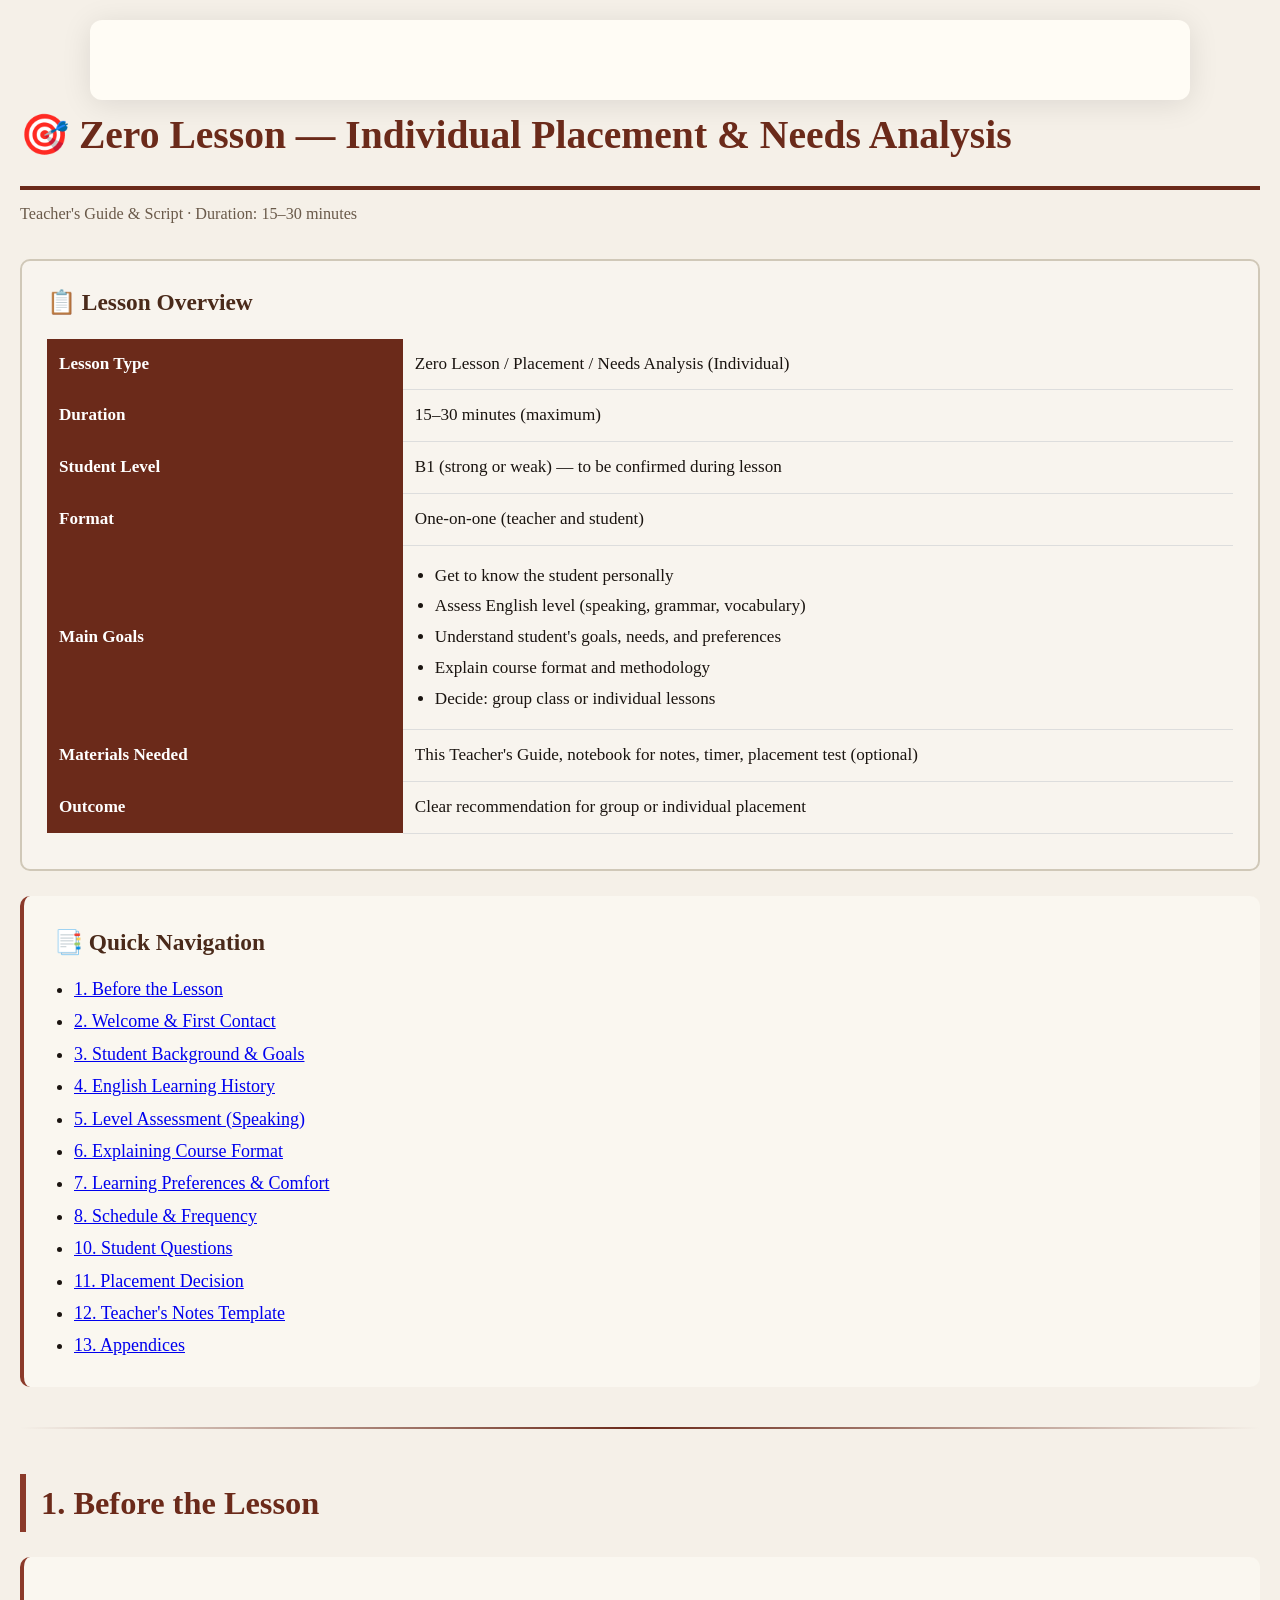
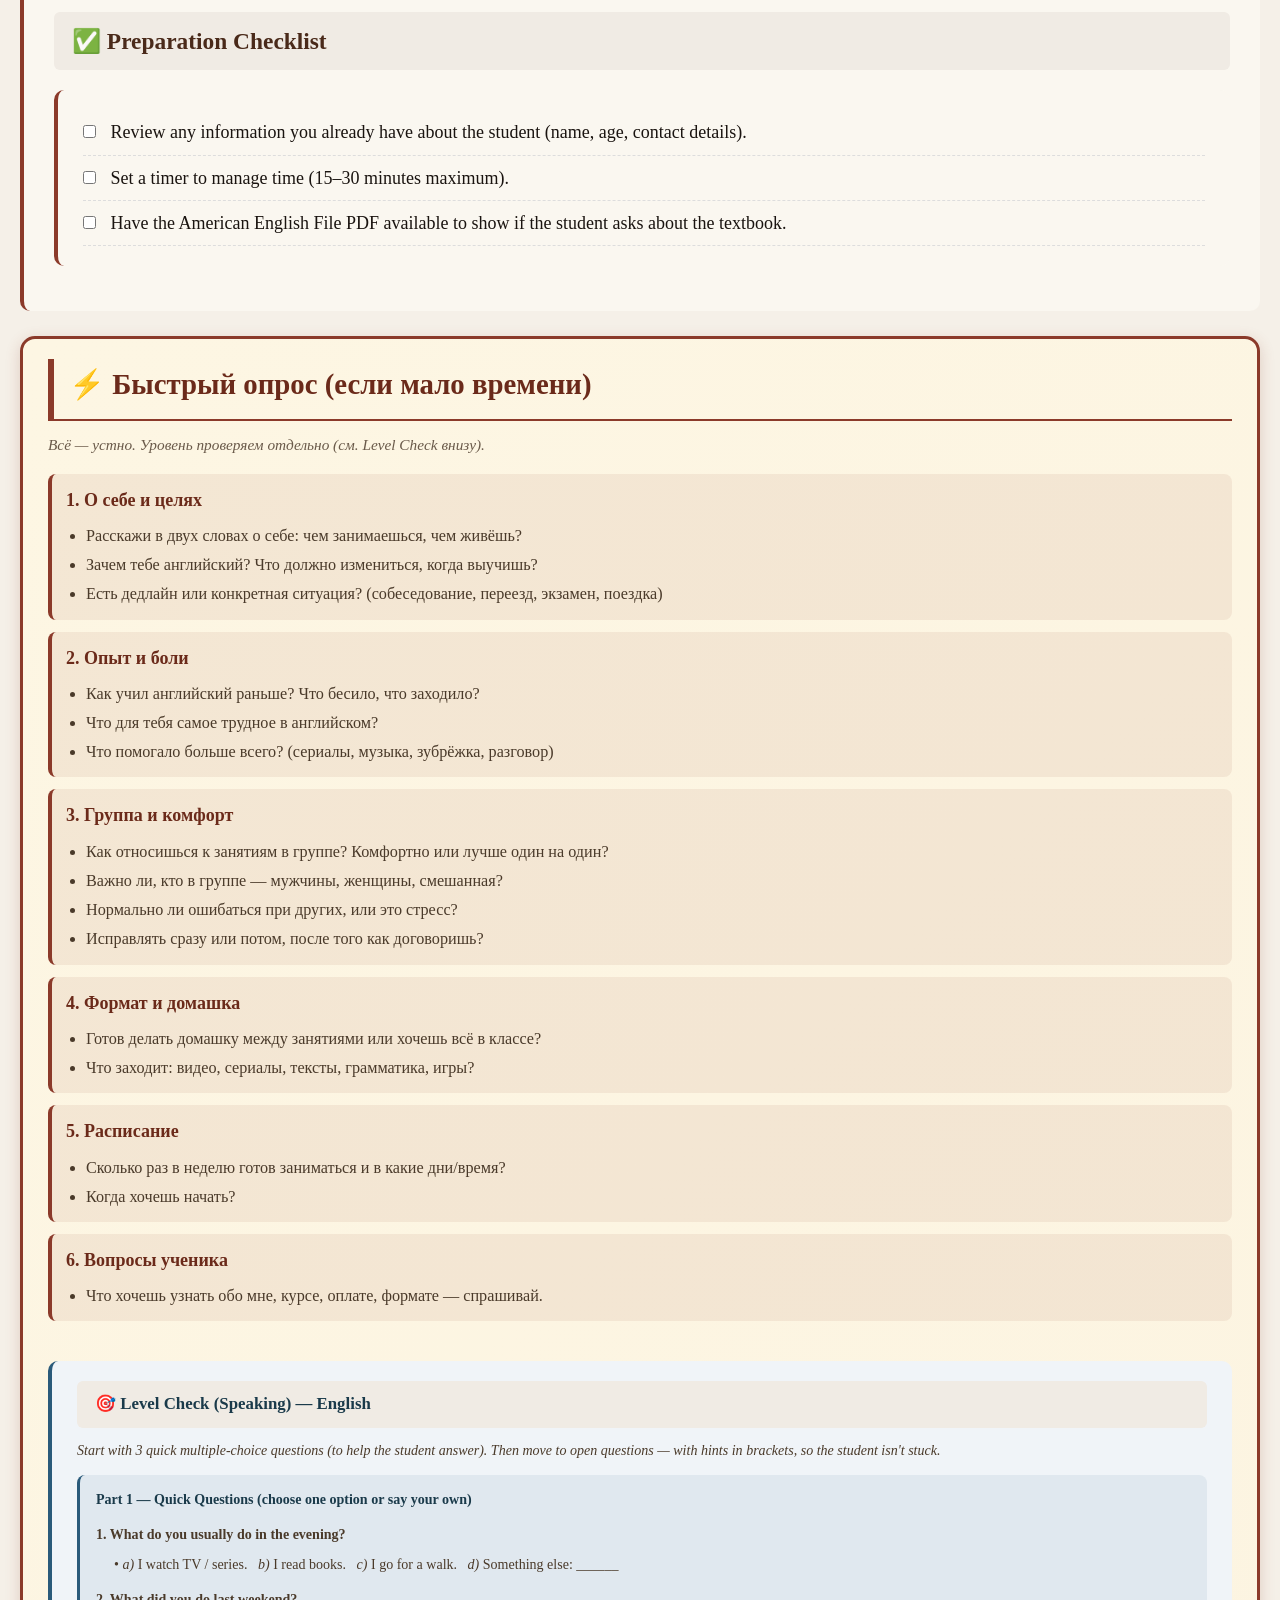
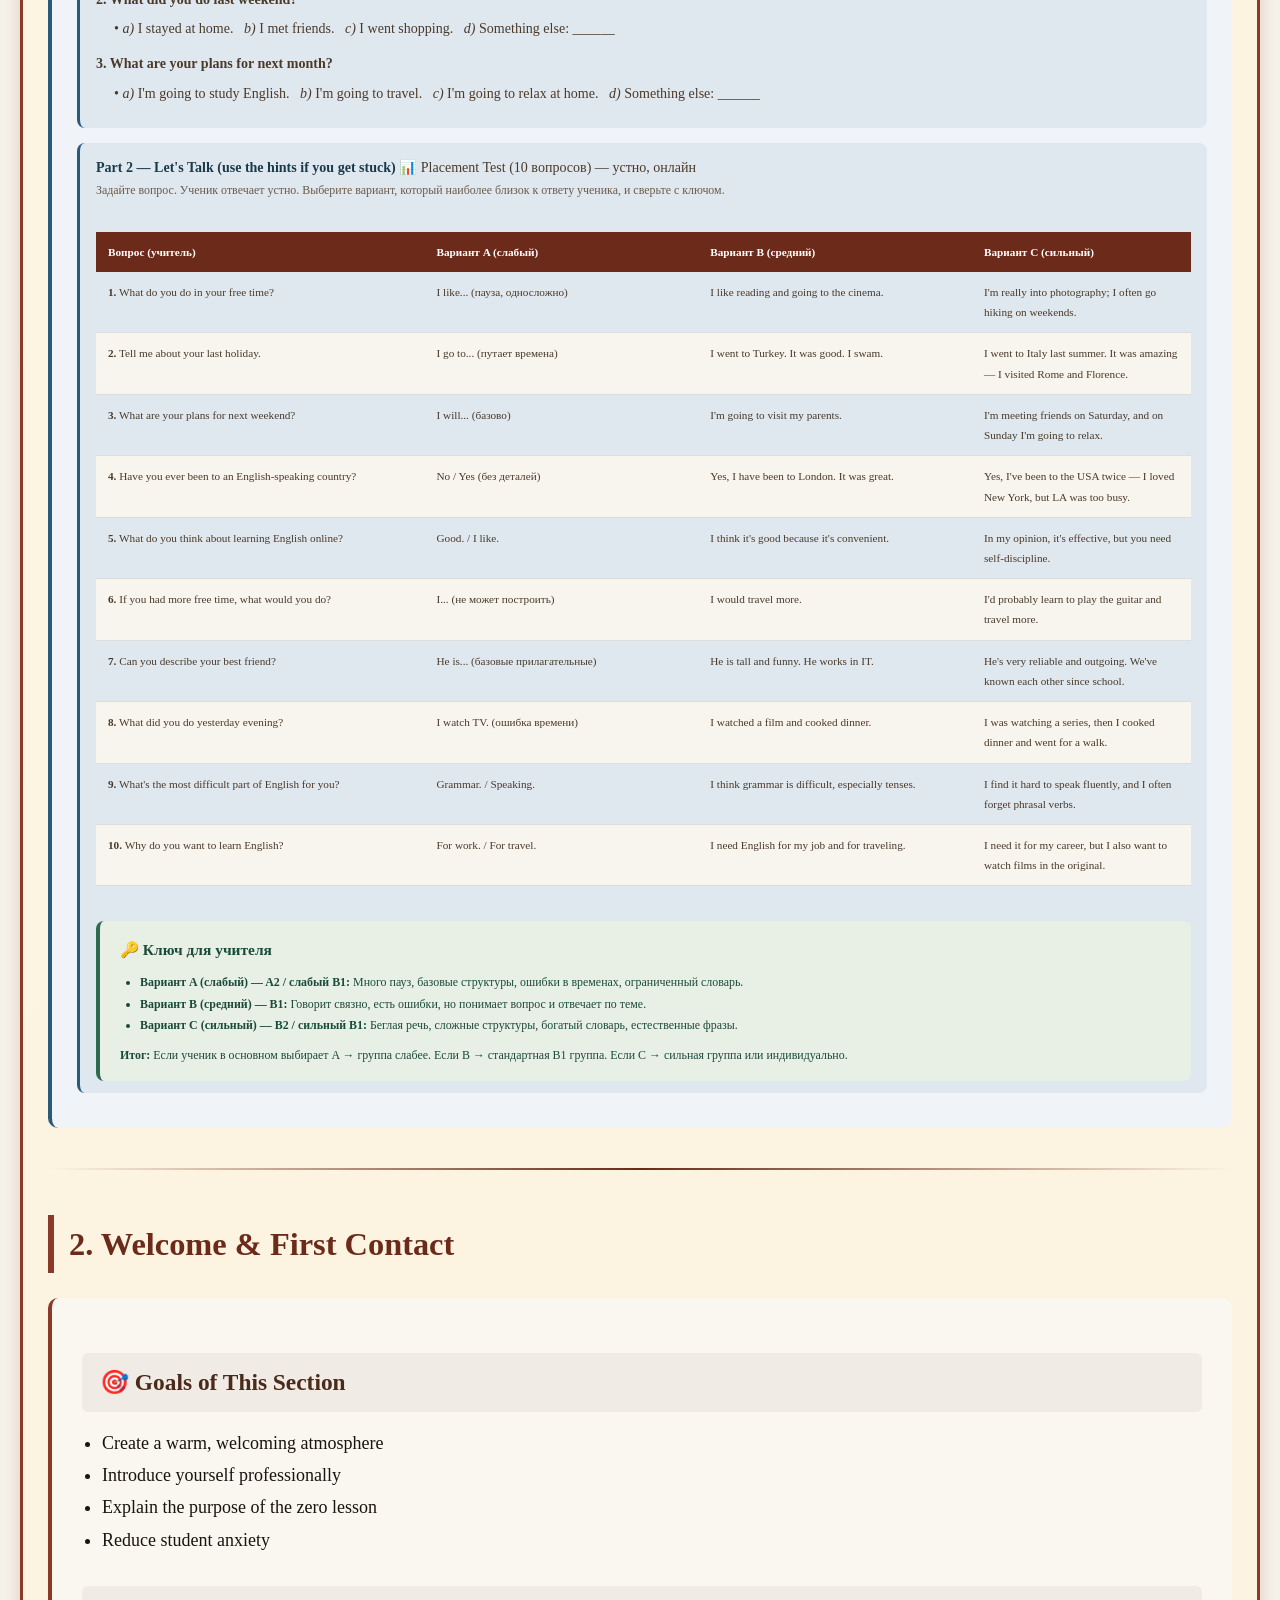
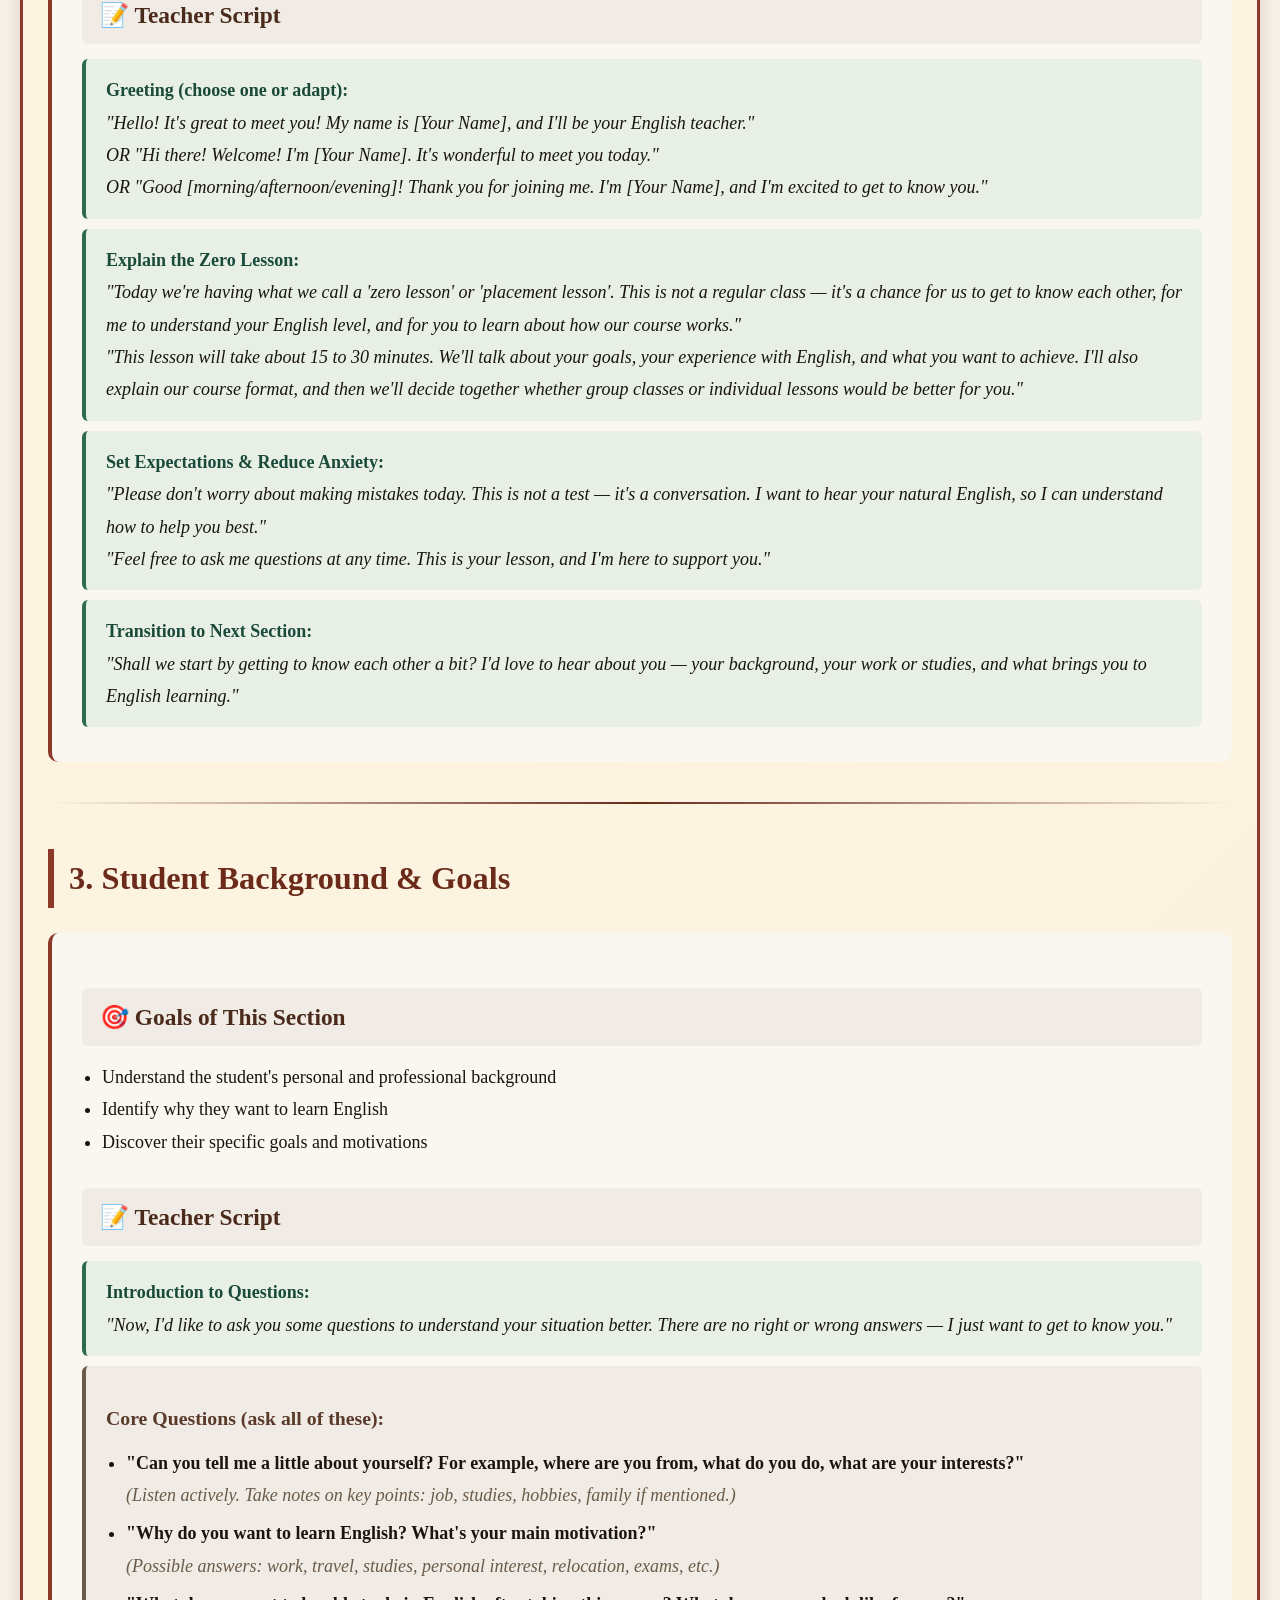
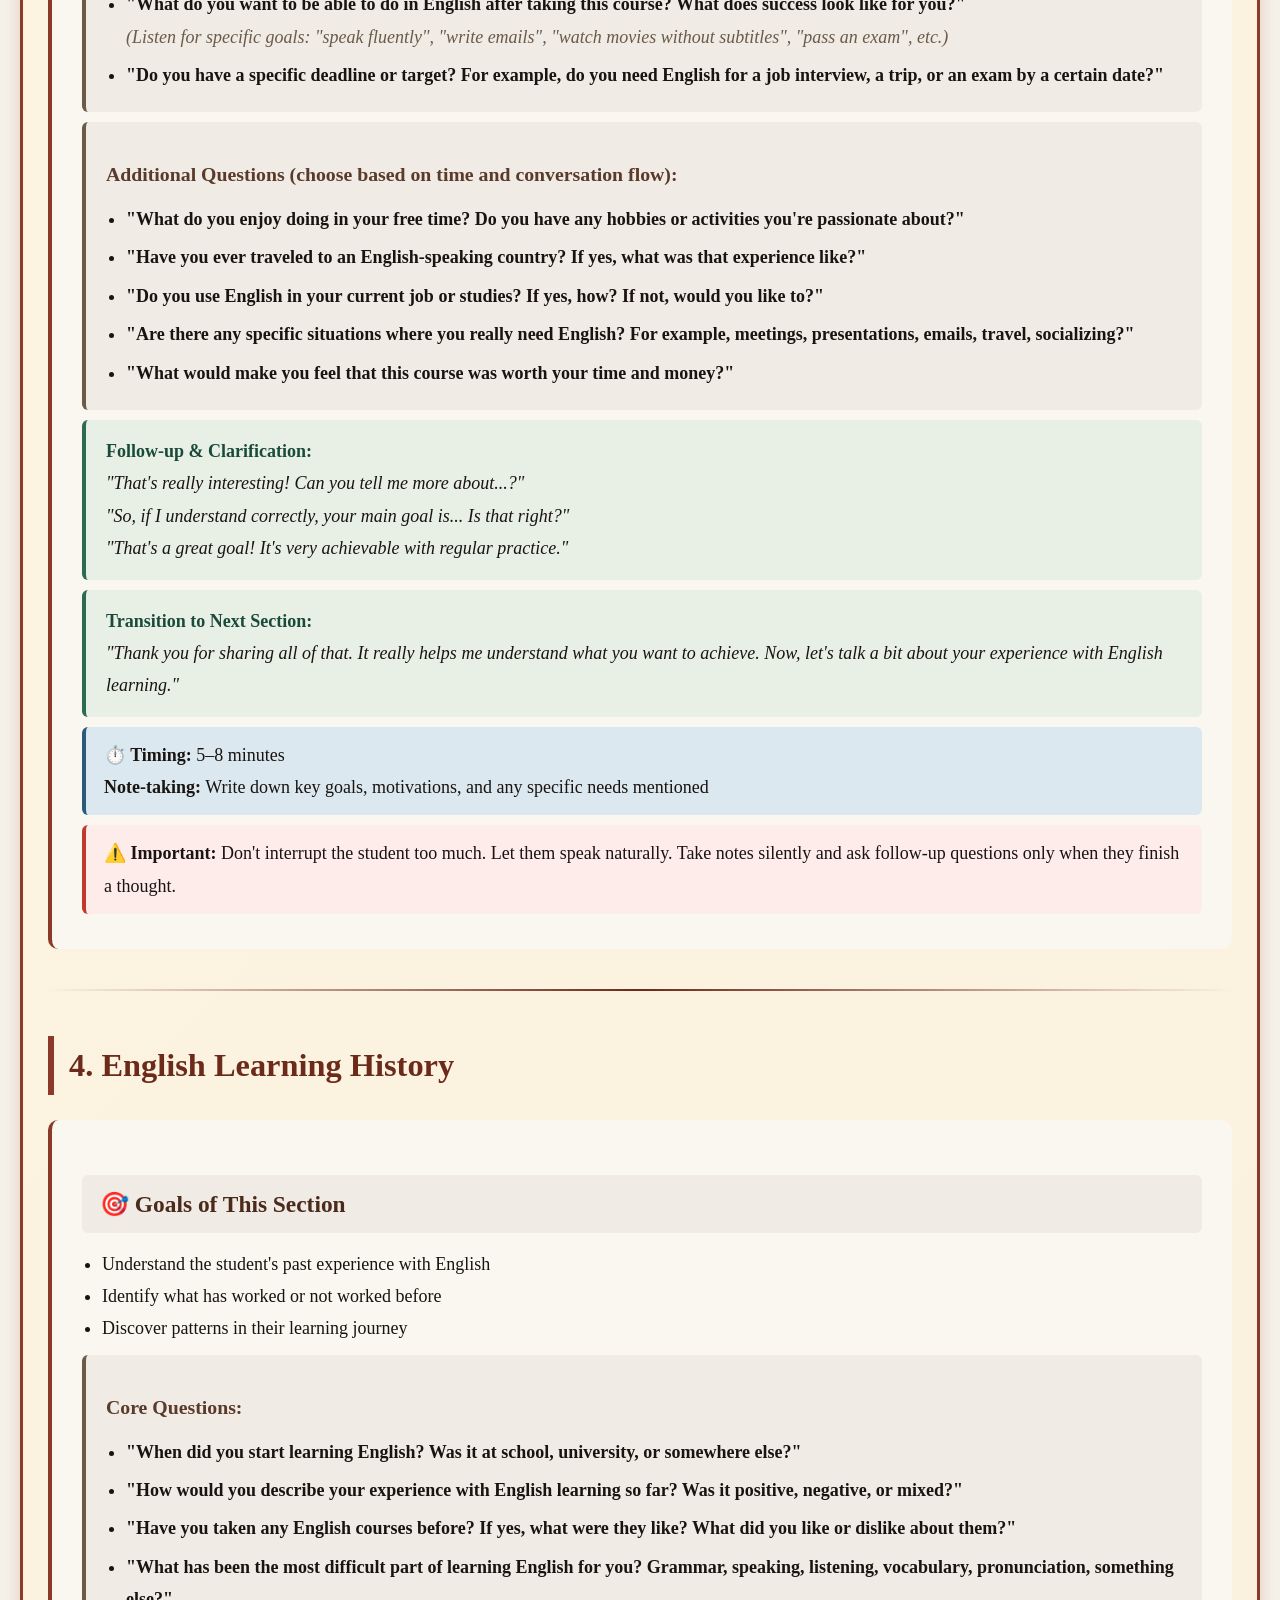
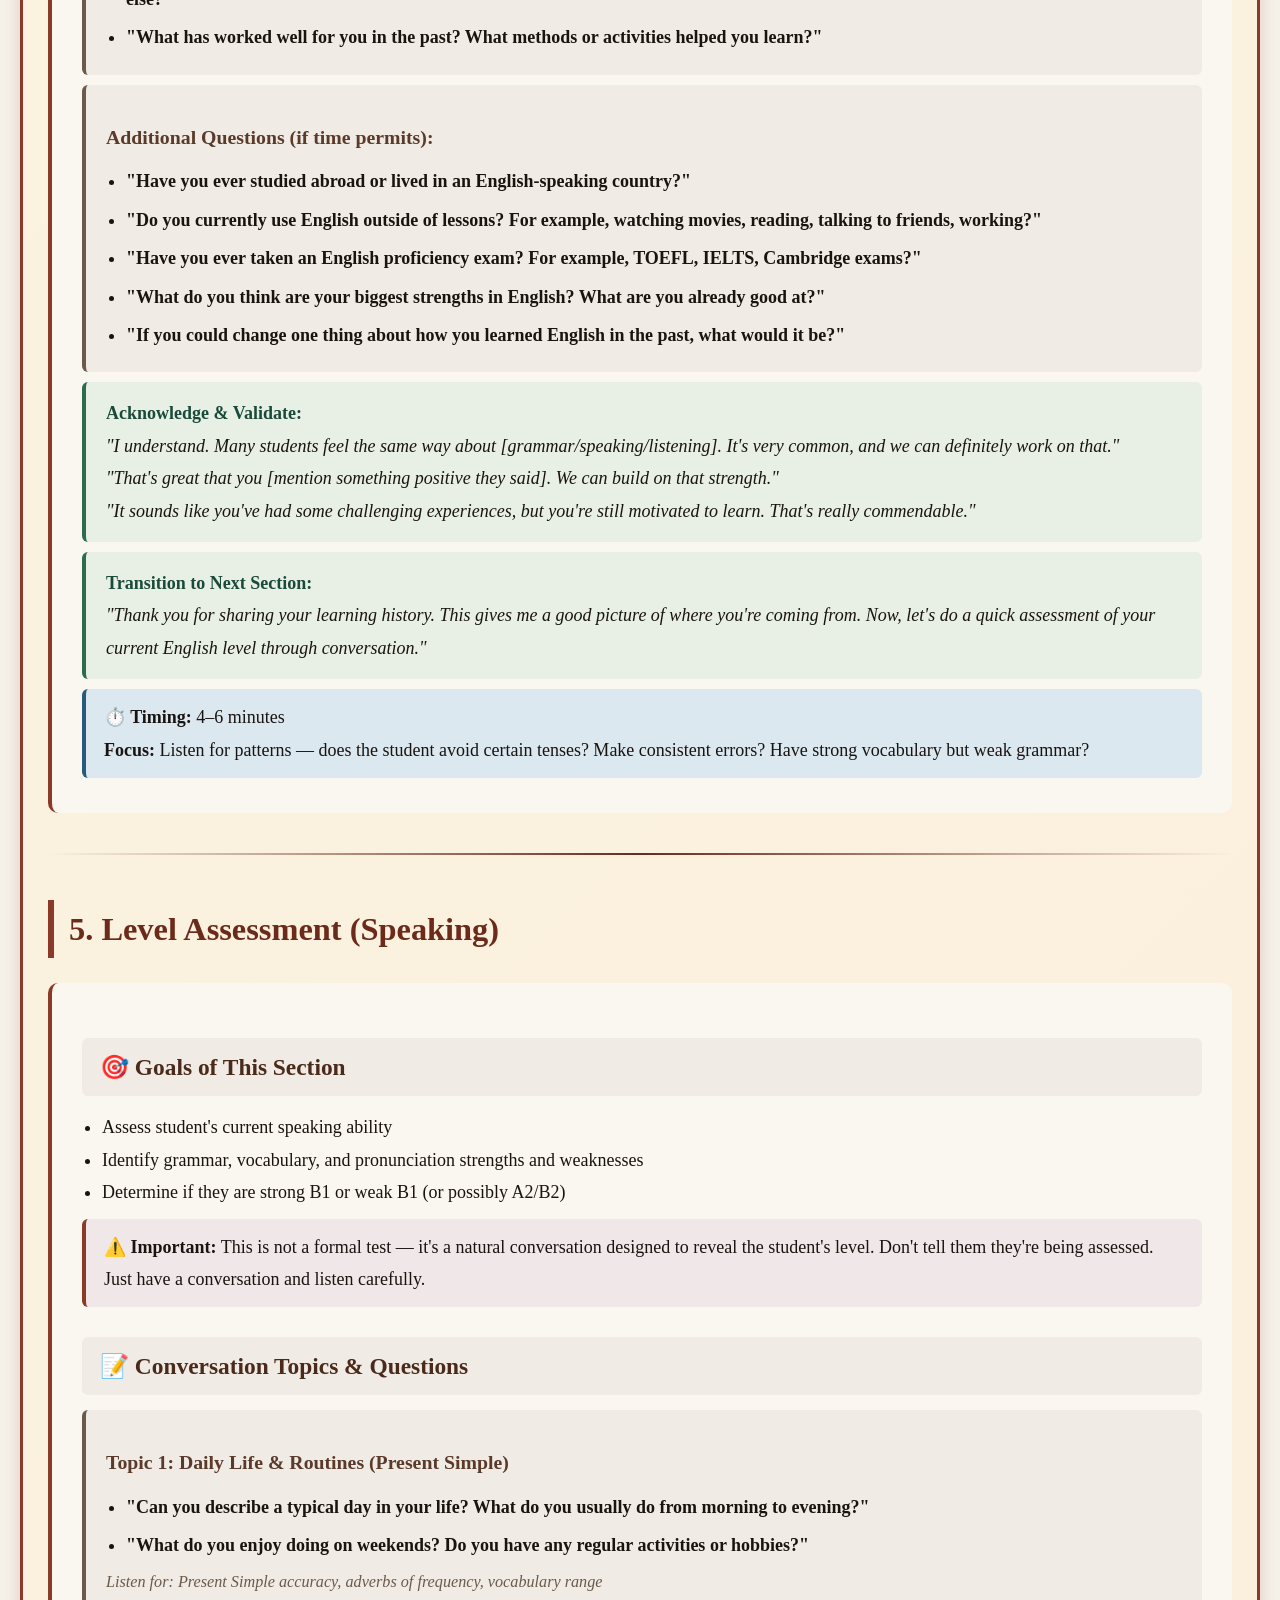
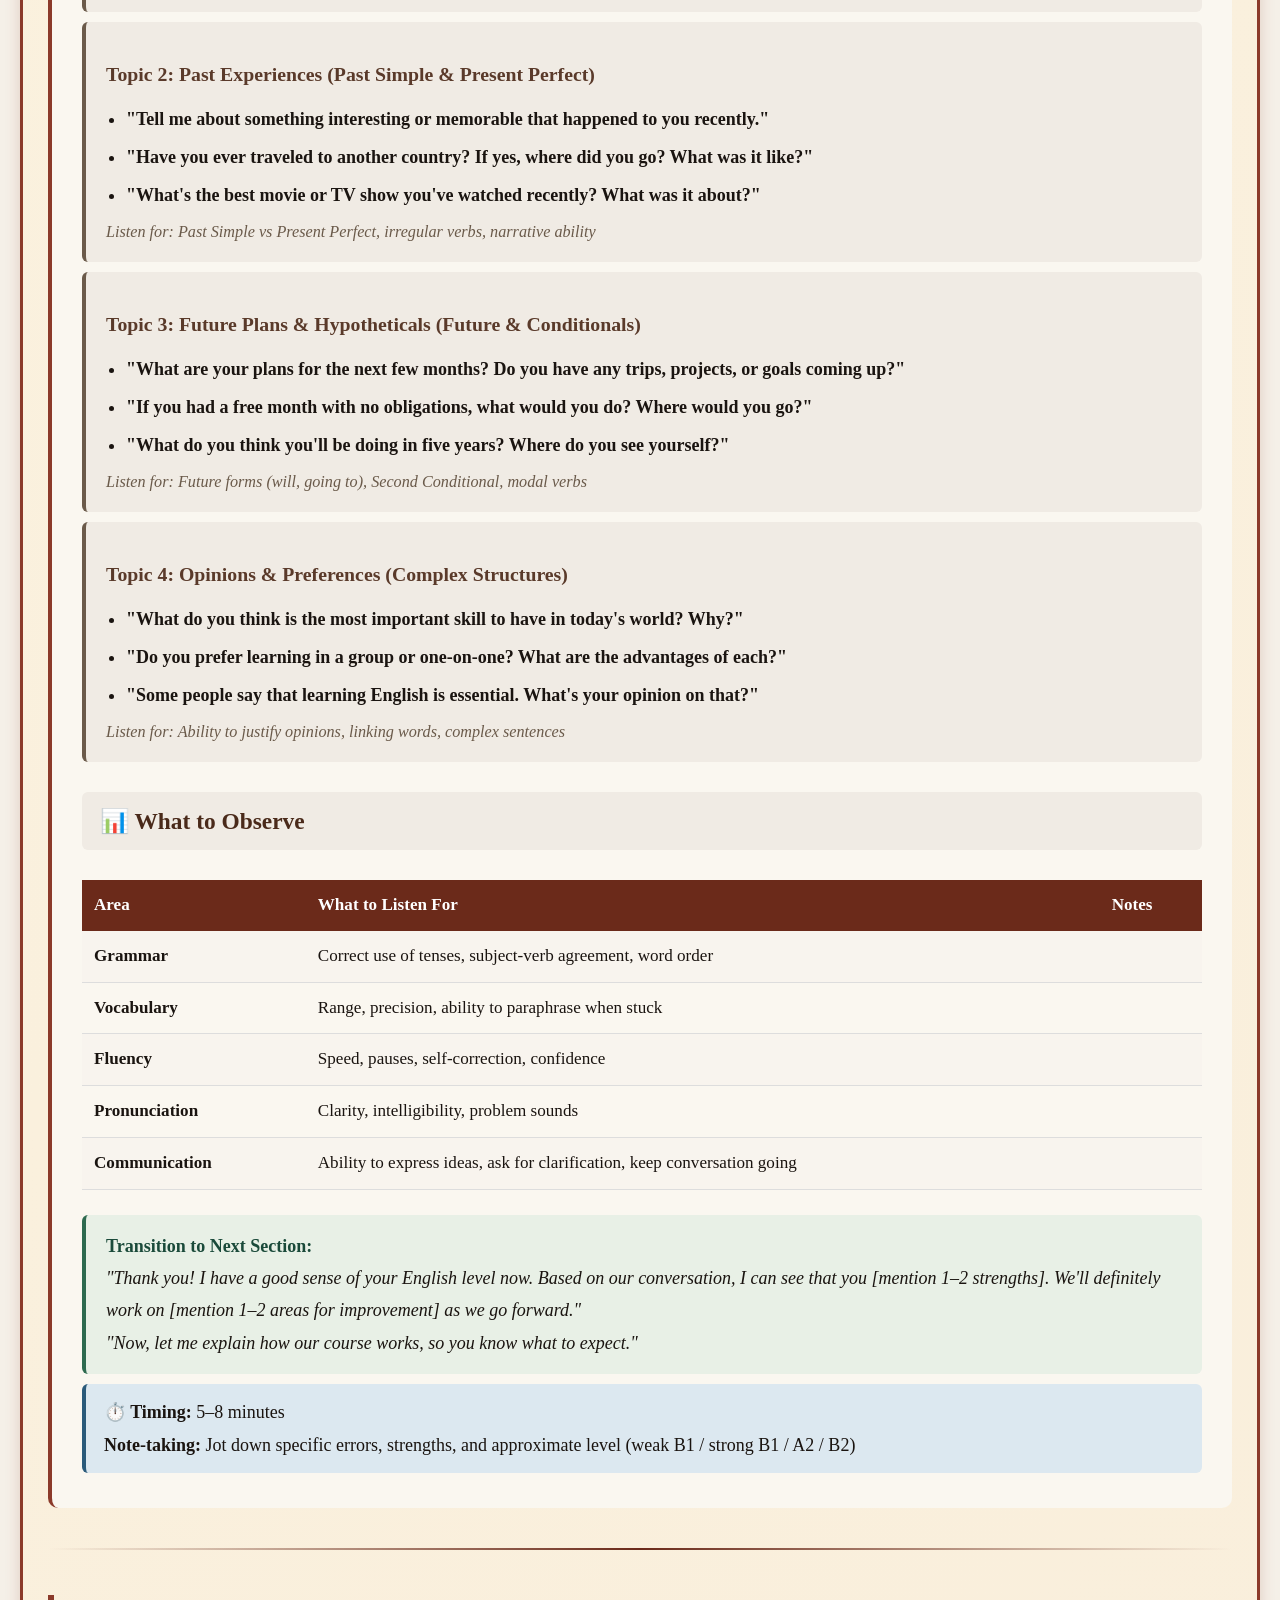
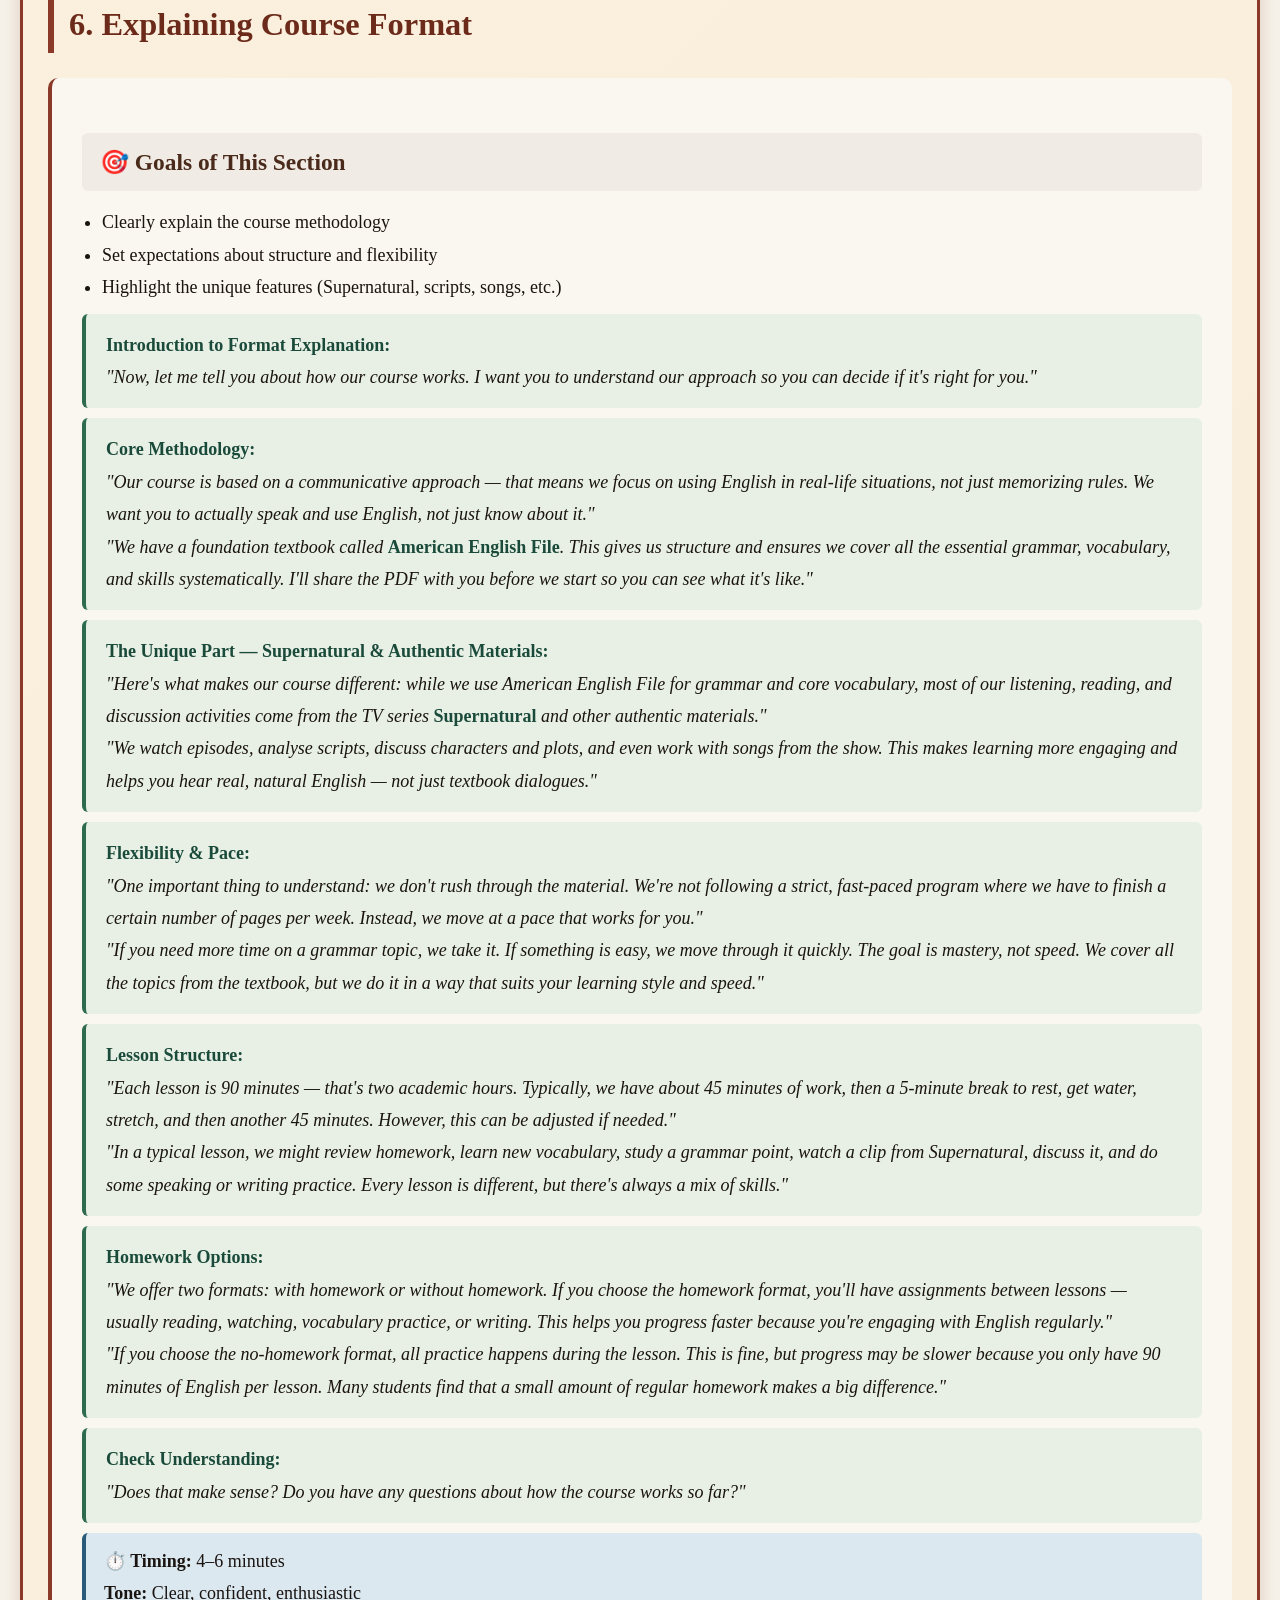
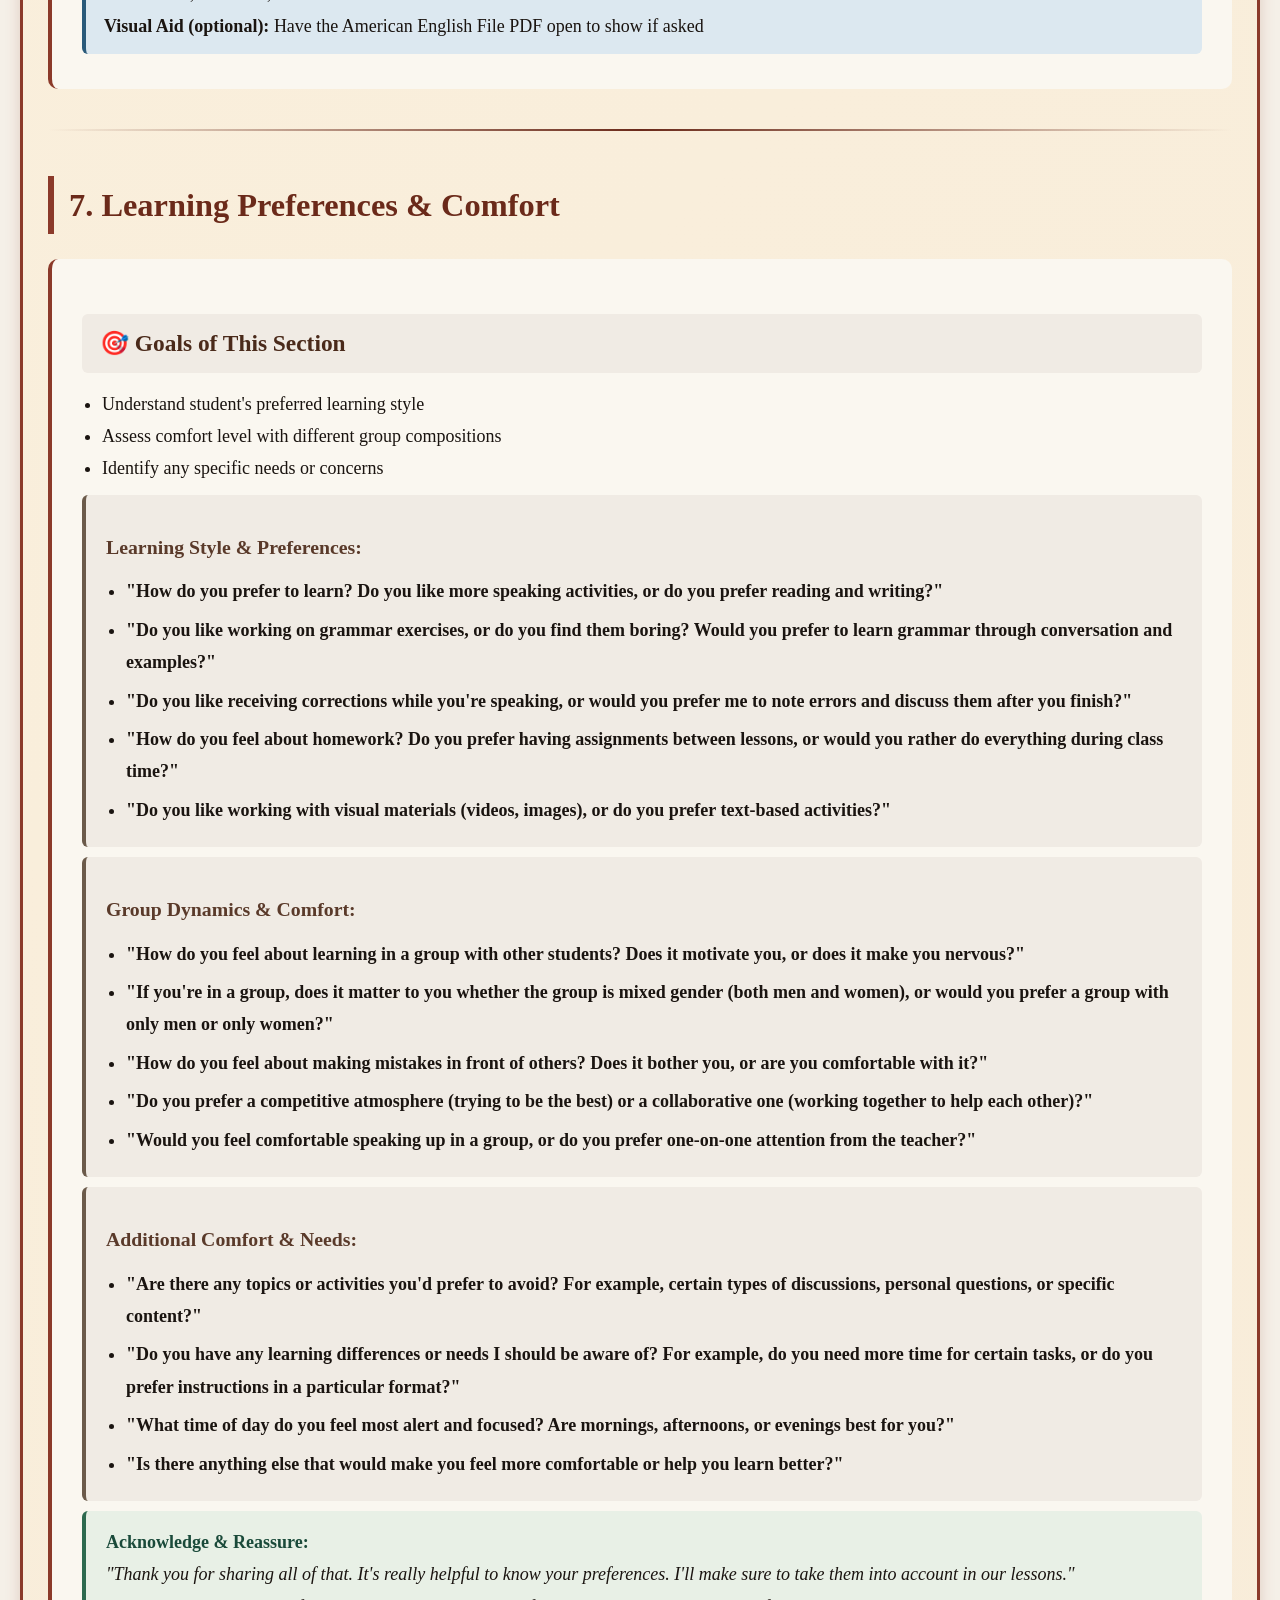
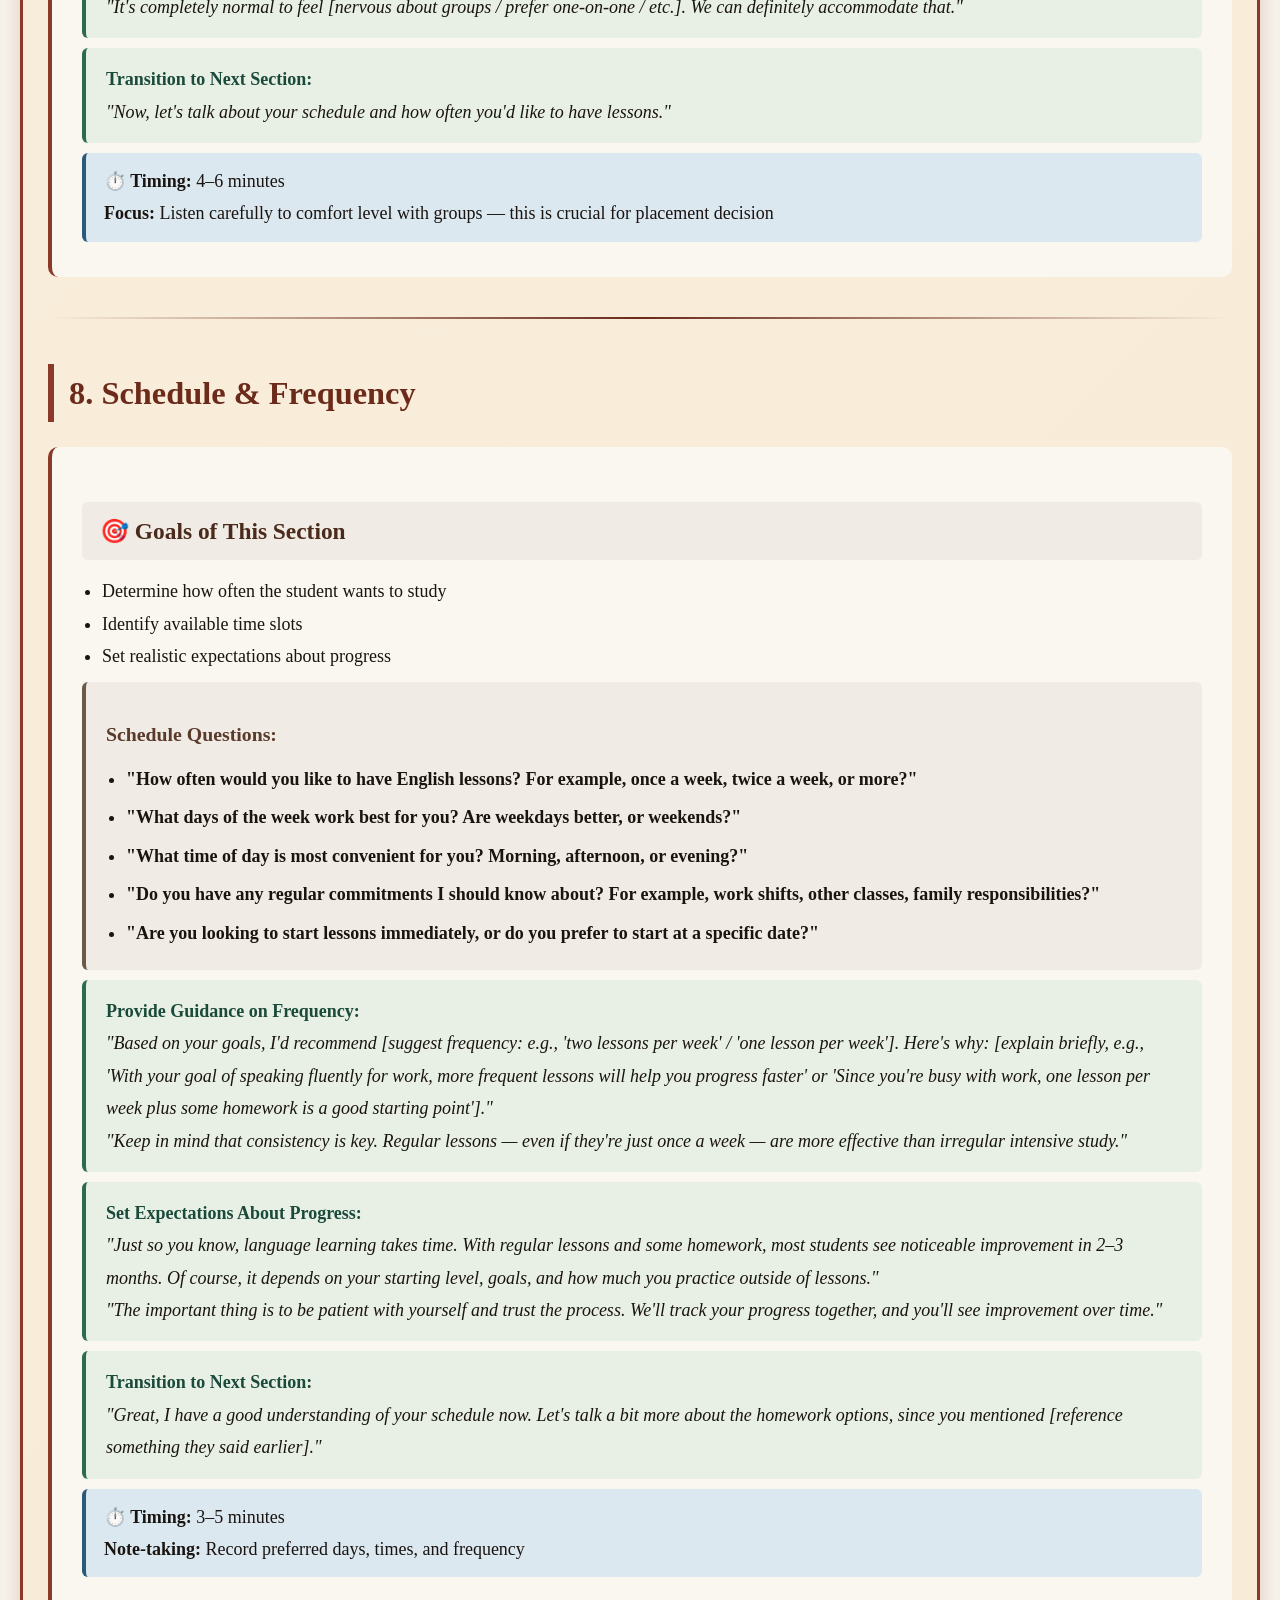
<file: t-a05ec467/zero-lesson/index.html>
<!DOCTYPE html>
<html lang="en">
<head>
<meta name="robots" content="noindex,nofollow">
    <meta charset="UTF-8">
    <meta name="viewport" content="width=device-width, initial-scale=1.0">
    <title>Zero Lesson — Individual Placement & Needs Analysis — Teacher's Guide</title>
    <style>
        * { margin: 0; padding: 0; box-sizing: border-box; }
        body {
            background: #f5f0e8;
            color: #1a1410;
            font-family: 'Georgia', 'Times New Roman', serif;
            font-size: 18px;
            line-height: 1.8;
            padding: 20px;
        }
        .container {
            max-width: 1100px;
            margin: 0 auto;
            background: #fffcf5;
            padding: 40px 50px;
            border-radius: 12px;
            box-shadow: 0 4px 30px rgba(0,0,0,0.1);
        }
        h1 {
            font-size: 2.2em;
            color: #6b2a1a;
            border-bottom: 4px solid #6b2a1a;
            padding-bottom: 15px;
            margin-bottom: 10px;
            font-family: 'Georgia', serif;
        }
        .subtitle {
            color: #6a5a4a;
            font-size: 0.9em;
            margin-bottom: 30px;
        }
        h2 {
            font-size: 1.8em;
            color: #6b2a1a;
            margin: 45px 0 20px 0;
            padding-left: 15px;
            border-left: 6px solid #8b3a2a;
            font-family: 'Georgia', serif;
        }
        h3 {
            font-size: 1.3em;
            color: #4a2a1a;
            margin: 30px 0 15px 0;
            font-family: 'Georgia', serif;
            background: #f0ebe4;
            padding: 8px 18px;
            border-radius: 6px;
        }
        h4 {
            font-size: 1.1em;
            color: #5a3a2a;
            margin: 20px 0 10px 0;
        }
        .section {
            background: #faf7f0;
            padding: 25px 30px;
            margin: 25px 0;
            border-radius: 10px;
            border-left: 4px solid #8b3a2a;
        }
        .script {
            background: #e8f0e6;
            padding: 15px 20px;
            border-radius: 6px;
            margin: 10px 0;
            border-left: 4px solid #2d6a4f;
            font-style: italic;
        }
        .script strong {
            color: #1a4a3a;
            font-style: normal;
        }
        .questions {
            background: #f0ebe4;
            padding: 15px 20px;
            border-radius: 6px;
            margin: 10px 0;
            border-left: 4px solid #6b5a4a;
        }
        .questions ul {
            padding-left: 20px;
        }
        .questions li {
            margin: 6px 0;
        }
        .tip {
            background: #dce8f0;
            padding: 12px 18px;
            border-radius: 6px;
            margin: 10px 0;
            border-left: 4px solid #2a5a7a;
        }
        .tip.important {
            background: #f0e8e8;
            border-left: 4px solid #8b3a2a;
        }
        .warning {
            background: #fdecea;
            padding: 12px 18px;
            border-radius: 6px;
            margin: 10px 0;
            border-left: 4px solid #c0392b;
        }
        .table-wrapper {
            overflow-x: auto;
            -webkit-overflow-scrolling: touch;
        }
        table {
            width: 100%;
            border-collapse: collapse;
            margin: 15px 0;
            font-size: 0.95em;
        }
        table th {
            background: #6b2a1a;
            color: #fff;
            padding: 10px 12px;
            text-align: left;
        }
        table td {
            padding: 10px 12px;
            border-bottom: 1px solid #ddd;
            vertical-align: top;
        }
        table tr:nth-child(even) { background: #f8f4ee; }
        .divider {
            border: none;
            height: 2px;
            background: linear-gradient(to right, transparent, #6b2a1a, transparent);
            margin: 40px 0;
        }
        .badge {
            display: inline-block;
            background: #6b2a1a;
            color: #fff;
            padding: 2px 14px;
            border-radius: 20px;
            font-size: 0.7em;
            letter-spacing: 1px;
            text-transform: uppercase;
        }
        .lesson-card {
            background: #f8f4ee;
            padding: 20px 25px;
            border-radius: 10px;
            margin: 20px 0;
            border: 2px solid #d0c8b8;
        }
        .checklist {
            background: #faf7f0;
            padding: 20px 25px;
            border-radius: 10px;
            margin: 20px 0;
            border-left: 4px solid #8b3a2a;
        }
        .checklist ul {
            list-style: none;
            padding-left: 0;
        }
        .checklist li {
            padding: 6px 0;
            border-bottom: 1px dashed #ddd;
        }
        .checklist input[type="checkbox"] {
            margin-right: 10px;
        }
        .notes-box {
            background: #fff9e6;
            padding: 15px 20px;
            border-radius: 6px;
            margin: 10px 0;
            border: 2px dashed #f1c40f;
        }
        .notes-box h4 {
            color: #b7950b;
            margin-bottom: 10px;
        }
        .flow-diagram {
            background: #f8f4ee;
            padding: 20px 25px;
            border-radius: 10px;
            margin: 20px 0;
            text-align: center;
        }
        .flow-step {
            display: inline-block;
            background: #6b2a1a;
            color: #fff;
            padding: 10px 20px;
            border-radius: 20px;
            margin: 5px;
            font-size: 0.9em;
        }
        .flow-arrow {
            color: #6b2a1a;
            font-size: 1.5em;
            margin: 0 5px;
        }
        @media (max-width: 768px) {
            body { font-size: 16px; padding: 10px; }
            .container { padding: 20px 18px; }
            h1 { font-size: 1.8em; }
            h2 { font-size: 1.4em; }
            .section { padding: 18px 16px; }
            table { font-size: 0.8em; }
        }
        @media print {
            body {
                background: #fff;
                padding: 0;
                font-size: 11pt;
            }
            .container {
                max-width: none;
                box-shadow: none;
                padding: 0;
            }
            .divider {
                background: #000;
            }
            h2 {
                break-before: page;
            }
            .section,
            .script,
            .questions,
            .tip,
            table {
                break-inside: avoid;
            }
            .no-print {
                display: none;
            }
        }
    </style>
</head>
<body>
<div class="container">


</div>

    <!-- ===== ЗАГОЛОВОК ===== -->
    <h1>🎯 Zero Lesson — Individual Placement & Needs Analysis</h1>
    <div class="subtitle">Teacher's Guide & Script · Duration: 15–30 minutes</div>










    <!-- ===== КАРТОЧКА УРОКА ===== -->
    <div class="lesson-card">
        <h3 style="background:none; padding:0; margin:0 0 15px 0;">📋 Lesson Overview</h3>
        <table>
            <tr>
                <th style="width:30%;">Lesson Type</th>
                <td>Zero Lesson / Placement / Needs Analysis (Individual)</td>
            </tr>
            <tr>
                <th>Duration</th>
                <td>15–30 minutes (maximum)</td>
            </tr>
            <tr>
                <th>Student Level</th>
                <td>B1 (strong or weak) — to be confirmed during lesson</td>
            </tr>
            <tr>
                <th>Format</th>
                <td>One-on-one (teacher and student)</td>
            </tr>
            <tr>
                <th>Main Goals</th>
                <td>
                    <ul style="padding-left:20px; margin:5px 0;">
                        <li>Get to know the student personally</li>
                        <li>Assess English level (speaking, grammar, vocabulary)</li>
                        <li>Understand student's goals, needs, and preferences</li>
                        <li>Explain course format and methodology</li>
                        <li>Decide: group class or individual lessons</li>
                    </ul>
                </td>
            </tr>
            <tr>
                <th>Materials Needed</th>
                <td>This Teacher's Guide, notebook for notes, timer, placement test (optional)</td>
            </tr>
            <tr>
                <th>Outcome</th>
                <td>Clear recommendation for group or individual placement</td>
            </tr>
        </table>
    </div>

    <!-- ===== Оглавление ===== -->
    <div class="section">
        <h3 style="background:none; padding:0; margin:0 0 10px 0;">📑 Quick Navigation</h3>
        <ul style="padding-left:20px;">
            <li><a href="#preparation">1. Before the Lesson</a></li>
            <li><a href="#welcome">2. Welcome & First Contact</a></li>
            <li><a href="#student-background">3. Student Background & Goals</a></li>
            <li><a href="#english-history">4. English Learning History</a></li>
            <li><a href="#level-assessment">5. Level Assessment (Speaking)</a></li>
            <li><a href="#course-format">6. Explaining Course Format</a></li>
            <li><a href="#preferences">7. Learning Preferences & Comfort</a></li>
            <li><a href="#schedule">8. Schedule & Frequency</a></li>
        
            <li><a href="#questions">10. Student Questions</a></li>
            <li><a href="#decision">11. Placement Decision</a></li>
            <li><a href="#notes">12. Teacher's Notes Template</a></li>
            <li><a href="#appendices">13. Appendices</a></li>
        </ul>
    </div>

    <hr class="divider">

    <!-- ============================================================ -->
    <!-- ===== 1. BEFORE THE LESSON ===== -->
    <!-- ============================================================ -->

    <h2 id="preparation">1. Before the Lesson</h2>

    <div class="section">
        <h3>✅ Preparation Checklist</h3>

        <div class="checklist">
            <ul>
                <li><input type="checkbox"> Review any information you already have about the student (name, age, contact details).</li>
               
                <li><input type="checkbox"> Set a timer to manage time (15–30 minutes maximum).</li>
                
                <li><input type="checkbox"> Have the American English File PDF available to show if the student asks about the textbook.</li>
            </ul>
        </div>

        

      
    </div>

<!-- ===== БЫСТРЫЙ ОПРОС (РУССКИЙ) ===== -->
<div style="
    background: linear-gradient(135deg, #fdf6e3, #f5e6d3);
    border: 3px solid #8b3a2a;
    border-radius: 15px;
    padding: 20px 25px;
    margin-bottom: 30px;
    box-shadow: 0 4px 15px rgba(139, 58, 42, 0.2);
">
    <h2 style="
        color: #6b2a1a;
        font-size: 1.6em;
        margin: 0 0 10px 0;
        border-bottom: 2px solid #8b3a2a;
        padding-bottom: 8px;
        font-family: 'Georgia', serif;
    ">
        ⚡ Быстрый опрос (если мало времени)
    </h2>
    <p style="color: #6a5a4a; font-size: 0.85em; margin-bottom: 15px; font-style: italic;">
        Всё — устно. Уровень проверяем отдельно (см. Level Check внизу).
    </p>

    <!-- Блок 1 -->
    <div style="margin-bottom: 12px; padding: 10px 14px; background: rgba(139, 58, 42, 0.08); border-radius: 8px; border-left: 4px solid #8b3a2a;">
        <strong style="color: #6b2a1a;">1. О себе и целях</strong>
        <ul style="margin: 6px 0 0 0; padding-left: 20px; color: #4a3a2a; font-size: 0.9em;">
            <li>Расскажи в двух словах о себе: чем занимаешься, чем живёшь?</li>
            <li>Зачем тебе английский? Что должно измениться, когда выучишь?</li>
            <li>Есть дедлайн или конкретная ситуация? (собеседование, переезд, экзамен, поездка)</li>
        </ul>
    </div>

    <!-- Блок 2 -->
    <div style="margin-bottom: 12px; padding: 10px 14px; background: rgba(139, 58, 42, 0.08); border-radius: 8px; border-left: 4px solid #8b3a2a;">
        <strong style="color: #6b2a1a;">2. Опыт и боли</strong>
        <ul style="margin: 6px 0 0 0; padding-left: 20px; color: #4a3a2a; font-size: 0.9em;">
            <li>Как учил английский раньше? Что бесило, что заходило?</li>
            <li>Что для тебя самое трудное в английском?</li>
            <li>Что помогало больше всего? (сериалы, музыка, зубрёжка, разговор)</li>
        </ul>
    </div>

    <!-- Блок 3 -->
    <div style="margin-bottom: 12px; padding: 10px 14px; background: rgba(139, 58, 42, 0.08); border-radius: 8px; border-left: 4px solid #8b3a2a;">
        <strong style="color: #6b2a1a;">3. Группа и комфорт</strong>
        <ul style="margin: 6px 0 0 0; padding-left: 20px; color: #4a3a2a; font-size: 0.9em;">
            <li>Как относишься к занятиям в группе? Комфортно или лучше один на один?</li>
            <li>Важно ли, кто в группе — мужчины, женщины, смешанная?</li>
            <li>Нормально ли ошибаться при других, или это стресс?</li>
            <li>Исправлять сразу или потом, после того как договоришь?</li>
        </ul>
    </div>

    <!-- Блок 4 -->
    <div style="margin-bottom: 12px; padding: 10px 14px; background: rgba(139, 58, 42, 0.08); border-radius: 8px; border-left: 4px solid #8b3a2a;">
        <strong style="color: #6b2a1a;">4. Формат и домашка</strong>
        <ul style="margin: 6px 0 0 0; padding-left: 20px; color: #4a3a2a; font-size: 0.9em;">
            <li>Готов делать домашку между занятиями или хочешь всё в классе?</li>
            <li>Что заходит: видео, сериалы, тексты, грамматика, игры?</li>
        </ul>
    </div>

    <!-- Блок 5 -->
    <div style="margin-bottom: 12px; padding: 10px 14px; background: rgba(139, 58, 42, 0.08); border-radius: 8px; border-left: 4px solid #8b3a2a;">
        <strong style="color: #6b2a1a;">5. Расписание</strong>
        <ul style="margin: 6px 0 0 0; padding-left: 20px; color: #4a3a2a; font-size: 0.9em;">
            <li>Сколько раз в неделю готов заниматься и в какие дни/время?</li>
            <li>Когда хочешь начать?</li>
        </ul>
    </div>

    <!-- Блок 6 -->
    <div style="margin-bottom: 12px; padding: 10px 14px; background: rgba(139, 58, 42, 0.08); border-radius: 8px; border-left: 4px solid #8b3a2a;">
        <strong style="color: #6b2a1a;">6. Вопросы ученика</strong>
        <ul style="margin: 6px 0 0 0; padding-left: 20px; color: #4a3a2a; font-size: 0.9em;">
            <li>Что хочешь узнать обо мне, курсе, оплате, формате — спрашивай.</li>
        </ul>
    </div>

<!-- ===== LEVEL CHECK (ENGLISH, SMALL FONT) ===== -->
<div style="
    margin-top: 40px;
    padding: 20px 25px;
    background: #f0f4f8;
    border-radius: 10px;
    border-left: 4px solid #2a5a7a;
    font-size: 0.78em;
    color: #4a3a2a;
">
    <h3 style="color: #1a3a4a; font-size: 1.2em; margin: 0 0 10px 0;">
        🎯 Level Check (Speaking) — English
    </h3>
    <p style="margin: 0 0 12px 0; font-style: italic;">
        Start with 3 quick multiple-choice questions (to help the student answer). Then move to open questions — with hints in brackets, so the student isn't stuck.
    </p>

    <!-- ===== PART 1: 3 QUICK QUESTIONS WITH OPTIONS ===== -->
    <div style="margin-bottom: 15px; padding: 12px 16px; background: rgba(42, 90, 122, 0.08); border-radius: 8px; border-left: 3px solid #2a5a7a;">
        <strong style="color: #1a3a4a;">Part 1 — Quick Questions (choose one option or say your own)</strong>

        <p style="margin: 10px 0 4px 0;"><strong>1. What do you usually do in the evening?</strong></p>
        <ul style="margin: 0 0 10px 18px; padding-left: 0; list-style: none; color: #4a3a2a;">
            <li>• <em>a)</em> I watch TV / series. &nbsp; <em>b)</em> I read books. &nbsp; <em>c)</em> I go for a walk. &nbsp; <em>d)</em> Something else: ______</li>
        </ul>

        <p style="margin: 10px 0 4px 0;"><strong>2. What did you do last weekend?</strong></p>
        <ul style="margin: 0 0 10px 18px; padding-left: 0; list-style: none; color: #4a3a2a;">
            <li>• <em>a)</em> I stayed at home. &nbsp; <em>b)</em> I met friends. &nbsp; <em>c)</em> I went shopping. &nbsp; <em>d)</em> Something else: ______</li>
        </ul>

        <p style="margin: 10px 0 4px 0;"><strong>3. What are your plans for next month?</strong></p>
        <ul style="margin: 0 0 10px 18px; padding-left: 0; list-style: none; color: #4a3a2a;">
            <li>• <em>a)</em> I'm going to study English. &nbsp; <em>b)</em> I'm going to travel. &nbsp; <em>c)</em> I'm going to relax at home. &nbsp; <em>d)</em> Something else: ______</li>
        </ul>
    </div>

    <!-- ===== PART 2: OPEN QUESTIONS WITH HINTS ===== -->
    <div style="margin-bottom: 15px; padding: 12px 16px; background: rgba(42, 90, 122, 0.08); border-radius: 8px; border-left: 3px solid #2a5a7a;">
        <strong style="color: #1a3a4a;">Part 2 — Let's Talk (use the hints if you get stuck)</strong>

<!-- ===== PLACEMENT TEST (10 ВОПРОСОВ) ===== -->

        📊 Placement Test (10 вопросов) — устно, онлайн
    </h2>
    <p style="color: #6a5a4a; font-size: 0.85em; margin-bottom: 15px;">
        Задайте вопрос. Ученик отвечает устно. Выберите вариант, который наиболее близок к ответу ученика, и сверьте с ключом.
    </p>

    <div class="table-wrapper">
        <table style="font-size: 0.8em;">
            <thead>
                <tr>
                    <th style="width: 30%;">Вопрос (учитель)</th>
                    <th style="width: 25%;">Вариант A (слабый)</th>
                    <th style="width: 25%;">Вариант B (средний)</th>
                    <th style="width: 20%;">Вариант C (сильный)</th>
                </tr>
            </thead>
            <tbody>
                <tr>
                    <td><strong>1.</strong> What do you do in your free time?</td>
                    <td>I like... (пауза, односложно)</td>
                    <td>I like reading and going to the cinema.</td>
                    <td>I'm really into photography; I often go hiking on weekends.</td>
                </tr>
                <tr>
                    <td><strong>2.</strong> Tell me about your last holiday.</td>
                    <td>I go to... (путает времена)</td>
                    <td>I went to Turkey. It was good. I swam.</td>
                    <td>I went to Italy last summer. It was amazing — I visited Rome and Florence.</td>
                </tr>
                <tr>
                    <td><strong>3.</strong> What are your plans for next weekend?</td>
                    <td>I will... (базово)</td>
                    <td>I'm going to visit my parents.</td>
                    <td>I'm meeting friends on Saturday, and on Sunday I'm going to relax.</td>
                </tr>
                <tr>
                    <td><strong>4.</strong> Have you ever been to an English-speaking country?</td>
                    <td>No / Yes (без деталей)</td>
                    <td>Yes, I have been to London. It was great.</td>
                    <td>Yes, I've been to the USA twice — I loved New York, but LA was too busy.</td>
                </tr>
                <tr>
                    <td><strong>5.</strong> What do you think about learning English online?</td>
                    <td>Good. / I like.</td>
                    <td>I think it's good because it's convenient.</td>
                    <td>In my opinion, it's effective, but you need self-discipline.</td>
                </tr>
                <tr>
                    <td><strong>6.</strong> If you had more free time, what would you do?</td>
                    <td>I... (не может построить)</td>
                    <td>I would travel more.</td>
                    <td>I'd probably learn to play the guitar and travel more.</td>
                </tr>
                <tr>
                    <td><strong>7.</strong> Can you describe your best friend?</td>
                    <td>He is... (базовые прилагательные)</td>
                    <td>He is tall and funny. He works in IT.</td>
                    <td>He's very reliable and outgoing. We've known each other since school.</td>
                </tr>
                <tr>
                    <td><strong>8.</strong> What did you do yesterday evening?</td>
                    <td>I watch TV. (ошибка времени)</td>
                    <td>I watched a film and cooked dinner.</td>
                    <td>I was watching a series, then I cooked dinner and went for a walk.</td>
                </tr>
                <tr>
                    <td><strong>9.</strong> What's the most difficult part of English for you?</td>
                    <td>Grammar. / Speaking.</td>
                    <td>I think grammar is difficult, especially tenses.</td>
                    <td>I find it hard to speak fluently, and I often forget phrasal verbs.</td>
                </tr>
                <tr>
                    <td><strong>10.</strong> Why do you want to learn English?</td>
                    <td>For work. / For travel.</td>
                    <td>I need English for my job and for traveling.</td>
                    <td>I need it for my career, but I also want to watch films in the original.</td>
                </tr>
            </tbody>
        </table>
    </div>

    <!-- ===== КЛЮЧ ===== -->
    <div style="margin-top: 20px; padding: 15px 20px; background: #e8f0e6; border-radius: 8px; border-left: 4px solid #2d6a4f;">
        <h4 style="color: #1a4a3a; margin: 0 0 8px 0;">🔑 Ключ для учителя</h4>
        <ul style="margin: 0; padding-left: 20px; color: #1a4a3a; font-size: 0.85em;">
            <li><strong>Вариант A (слабый) — A2 / слабый B1:</strong> Много пауз, базовые структуры, ошибки в временах, ограниченный словарь.</li>
            <li><strong>Вариант B (средний) — B1:</strong> Говорит связно, есть ошибки, но понимает вопрос и отвечает по теме.</li>
            <li><strong>Вариант C (сильный) — B2 / сильный B1:</strong> Беглая речь, сложные структуры, богатый словарь, естественные фразы.</li>
        </ul>
        <p style="margin: 8px 0 0 0; color: #1a4a3a; font-size: 0.85em;"><strong>Итог:</strong> Если ученик в основном выбирает A → группа слабее. Если B → стандартная B1 группа. Если C → сильная группа или индивидуально.</p>
    </div>
</div>
</div>
    <hr class="divider">

    <!-- ============================================================ -->
    <!-- ===== 2. WELCOME & FIRST CONTACT ===== -->
    <!-- ============================================================ -->

    <h2 id="welcome">2. Welcome & First Contact</h2>

    <div class="section">
        <h3>🎯 Goals of This Section</h3>
        <ul style="padding-left:20px;">
            <li>Create a warm, welcoming atmosphere</li>
            <li>Introduce yourself professionally</li>
            <li>Explain the purpose of the zero lesson</li>
            <li>Reduce student anxiety</li>
        </ul>

        <h3>📝 Teacher Script</h3>

        <div class="script">
            <p><strong>Greeting (choose one or adapt):</strong></p>
            <p><em>"Hello! It's great to meet you! My name is [Your Name], and I'll be your English teacher."</em></p>
            <p><em>OR "Hi there! Welcome! I'm [Your Name]. It's wonderful to meet you today."</em></p>
            <p><em>OR "Good [morning/afternoon/evening]! Thank you for joining me. I'm [Your Name], and I'm excited to get to know you."</em></p>
        </div>

        <div class="script">
            <p><strong>Explain the Zero Lesson:</strong></p>
            <p><em>"Today we're having what we call a 'zero lesson' or 'placement lesson'. This is not a regular class — it's a chance for us to get to know each other, for me to understand your English level, and for you to learn about how our course works."</em></p>
            <p><em>"This lesson will take about 15 to 30 minutes. We'll talk about your goals, your experience with English, and what you want to achieve. I'll also explain our course format, and then we'll decide together whether group classes or individual lessons would be better for you."</em></p>
        </div>

        <div class="script">
            <p><strong>Set Expectations & Reduce Anxiety:</strong></p>
            <p><em>"Please don't worry about making mistakes today. This is not a test — it's a conversation. I want to hear your natural English, so I can understand how to help you best."</em></p>
            <p><em>"Feel free to ask me questions at any time. This is your lesson, and I'm here to support you."</em></p>
        </div>

        <div class="script">
            <p><strong>Transition to Next Section:</strong></p>
            <p><em>"Shall we start by getting to know each other a bit? I'd love to hear about you — your background, your work or studies, and what brings you to English learning."</em></p>
        </div>

        
    </div>



    <hr class="divider">

    <!-- ============================================================ -->
    <!-- ===== 3. STUDENT BACKGROUND & GOALS ===== -->
    <!-- ============================================================ -->

    <h2 id="student-background">3. Student Background & Goals</h2>

    <div class="section">
        <h3>🎯 Goals of This Section</h3>
        <ul style="padding-left:20px;">
            <li>Understand the student's personal and professional background</li>
            <li>Identify why they want to learn English</li>
            <li>Discover their specific goals and motivations</li>
        </ul>

        <h3>📝 Teacher Script</h3>

        <div class="script">
            <p><strong>Introduction to Questions:</strong></p>
            <p><em>"Now, I'd like to ask you some questions to understand your situation better. There are no right or wrong answers — I just want to get to know you."</em></p>
        </div>

        <div class="questions">
            <h4>Core Questions (ask all of these):</h4>
            <ul>
                <li><strong>"Can you tell me a little about yourself? For example, where are you from, what do you do, what are your interests?"</strong>
                    <br><em style="color:#6a5a4a;">(Listen actively. Take notes on key points: job, studies, hobbies, family if mentioned.)</em>
                </li>
                <li><strong>"Why do you want to learn English? What's your main motivation?"</strong>
                    <br><em style="color:#6a5a4a;">(Possible answers: work, travel, studies, personal interest, relocation, exams, etc.)</em>
                </li>
                <li><strong>"What do you want to be able to do in English after taking this course? What does success look like for you?"</strong>
                    <br><em style="color:#6a5a4a;">(Listen for specific goals: "speak fluently", "write emails", "watch movies without subtitles", "pass an exam", etc.)</em>
                </li>
                <li><strong>"Do you have a specific deadline or target? For example, do you need English for a job interview, a trip, or an exam by a certain date?"</strong>
                </li>
            </ul>
        </div>

        <div class="questions">
            <h4>Additional Questions (choose based on time and conversation flow):</h4>
            <ul>
                <li><strong>"What do you enjoy doing in your free time? Do you have any hobbies or activities you're passionate about?"</strong></li>
                <li><strong>"Have you ever traveled to an English-speaking country? If yes, what was that experience like?"</strong></li>
                <li><strong>"Do you use English in your current job or studies? If yes, how? If not, would you like to?"</strong></li>
                <li><strong>"Are there any specific situations where you really need English? For example, meetings, presentations, emails, travel, socializing?"</strong></li>
                <li><strong>"What would make you feel that this course was worth your time and money?"</strong></li>
            </ul>
        </div>

        <div class="script">
            <p><strong>Follow-up & Clarification:</strong></p>
            <p><em>"That's really interesting! Can you tell me more about...?"</em></p>
            <p><em>"So, if I understand correctly, your main goal is... Is that right?"</em></p>
            <p><em>"That's a great goal! It's very achievable with regular practice."</em></p>
        </div>

        <div class="script">
            <p><strong>Transition to Next Section:</strong></p>
            <p><em>"Thank you for sharing all of that. It really helps me understand what you want to achieve. Now, let's talk a bit about your experience with English learning."</em></p>
        </div>

        <div class="tip">
            <strong>⏱️ Timing:</strong> 5–8 minutes<br>
            <strong>Note-taking:</strong> Write down key goals, motivations, and any specific needs mentioned
        </div>

        <div class="warning">
            <strong>⚠️ Important:</strong>
            Don't interrupt the student too much. Let them speak naturally. Take notes silently and ask follow-up questions only when they finish a thought.
        </div>
    </div>

    <hr class="divider">

    <!-- ============================================================ -->
    <!-- ===== 4. ENGLISH LEARNING HISTORY ===== -->
    <!-- ============================================================ -->

    <h2 id="english-history">4. English Learning History</h2>

    <div class="section">
        <h3>🎯 Goals of This Section</h3>
        <ul style="padding-left:20px;">
            <li>Understand the student's past experience with English</li>
            <li>Identify what has worked or not worked before</li>
            <li>Discover patterns in their learning journey</li>
        </ul>

        <div class="questions">
            <h4>Core Questions:</h4>
            <ul>
                <li><strong>"When did you start learning English? Was it at school, university, or somewhere else?"</strong></li>
                <li><strong>"How would you describe your experience with English learning so far? Was it positive, negative, or mixed?"</strong></li>
                <li><strong>"Have you taken any English courses before? If yes, what were they like? What did you like or dislike about them?"</strong></li>
                <li><strong>"What has been the most difficult part of learning English for you? Grammar, speaking, listening, vocabulary, pronunciation, something else?"</strong></li>
                <li><strong>"What has worked well for you in the past? What methods or activities helped you learn?"</strong></li>
            </ul>
        </div>

        <div class="questions">
            <h4>Additional Questions (if time permits):</h4>
            <ul>
                <li><strong>"Have you ever studied abroad or lived in an English-speaking country?"</strong></li>
                <li><strong>"Do you currently use English outside of lessons? For example, watching movies, reading, talking to friends, working?"</strong></li>
                <li><strong>"Have you ever taken an English proficiency exam? For example, TOEFL, IELTS, Cambridge exams?"</strong></li>
                <li><strong>"What do you think are your biggest strengths in English? What are you already good at?"</strong></li>
                <li><strong>"If you could change one thing about how you learned English in the past, what would it be?"</strong></li>
            </ul>
        </div>

        <div class="script">
            <p><strong>Acknowledge & Validate:</strong></p>
            <p><em>"I understand. Many students feel the same way about [grammar/speaking/listening]. It's very common, and we can definitely work on that."</em></p>
            <p><em>"That's great that you [mention something positive they said]. We can build on that strength."</em></p>
            <p><em>"It sounds like you've had some challenging experiences, but you're still motivated to learn. That's really commendable."</em></p>
        </div>

        <div class="script">
            <p><strong>Transition to Next Section:</strong></p>
            <p><em>"Thank you for sharing your learning history. This gives me a good picture of where you're coming from. Now, let's do a quick assessment of your current English level through conversation."</em></p>
        </div>

        <div class="tip">
            <strong>⏱️ Timing:</strong> 4–6 minutes<br>
            <strong>Focus:</strong> Listen for patterns — does the student avoid certain tenses? Make consistent errors? Have strong vocabulary but weak grammar?
        </div>
    </div>

    <hr class="divider">

    <!-- ============================================================ -->
    <!-- ===== 5. LEVEL ASSESSMENT (SPEAKING) ===== -->
    <!-- ============================================================ -->

    <h2 id="level-assessment">5. Level Assessment (Speaking)</h2>

    <div class="section">
        <h3>🎯 Goals of This Section</h3>
        <ul style="padding-left:20px;">
            <li>Assess student's current speaking ability</li>
            <li>Identify grammar, vocabulary, and pronunciation strengths and weaknesses</li>
            <li>Determine if they are strong B1 or weak B1 (or possibly A2/B2)</li>
        </ul>

        <div class="tip important">
            <strong>⚠️ Important:</strong>
            This is not a formal test — it's a natural conversation designed to reveal the student's level. Don't tell them they're being assessed. Just have a conversation and listen carefully.
        </div>

        <h3>📝 Conversation Topics & Questions</h3>

        <div class="questions">
            <h4>Topic 1: Daily Life & Routines (Present Simple)</h4>
            <ul>
                <li><strong>"Can you describe a typical day in your life? What do you usually do from morning to evening?"</strong></li>
                <li><strong>"What do you enjoy doing on weekends? Do you have any regular activities or hobbies?"</strong></li>
            </ul>
            <p style="color:#6a5a4a; font-size:0.9em;"><em>Listen for: Present Simple accuracy, adverbs of frequency, vocabulary range</em></p>
        </div>

        <div class="questions">
            <h4>Topic 2: Past Experiences (Past Simple & Present Perfect)</h4>
            <ul>
                <li><strong>"Tell me about something interesting or memorable that happened to you recently."</strong></li>
                <li><strong>"Have you ever traveled to another country? If yes, where did you go? What was it like?"</strong></li>
                <li><strong>"What's the best movie or TV show you've watched recently? What was it about?"</strong></li>
            </ul>
            <p style="color:#6a5a4a; font-size:0.9em;"><em>Listen for: Past Simple vs Present Perfect, irregular verbs, narrative ability</em></p>
        </div>

        <div class="questions">
            <h4>Topic 3: Future Plans & Hypotheticals (Future & Conditionals)</h4>
            <ul>
                <li><strong>"What are your plans for the next few months? Do you have any trips, projects, or goals coming up?"</strong></li>
                <li><strong>"If you had a free month with no obligations, what would you do? Where would you go?"</strong></li>
                <li><strong>"What do you think you'll be doing in five years? Where do you see yourself?"</strong></li>
            </ul>
            <p style="color:#6a5a4a; font-size:0.9em;"><em>Listen for: Future forms (will, going to), Second Conditional, modal verbs</em></p>
        </div>

        <div class="questions">
            <h4>Topic 4: Opinions & Preferences (Complex Structures)</h4>
            <ul>
                <li><strong>"What do you think is the most important skill to have in today's world? Why?"</strong></li>
                <li><strong>"Do you prefer learning in a group or one-on-one? What are the advantages of each?"</strong></li>
                <li><strong>"Some people say that learning English is essential. What's your opinion on that?"</strong></li>
            </ul>
            <p style="color:#6a5a4a; font-size:0.9em;"><em>Listen for: Ability to justify opinions, linking words, complex sentences</em></p>
        </div>

        <h3>📊 What to Observe</h3>

        <div class="table-wrapper">
            <table>
                <tr>
                    <th>Area</th>
                    <th>What to Listen For</th>
                    <th>Notes</th>
                </tr>
                <tr>
                    <td><strong>Grammar</strong></td>
                    <td>Correct use of tenses, subject-verb agreement, word order</td>
                    <td></td>
                </tr>
                <tr>
                    <td><strong>Vocabulary</strong></td>
                    <td>Range, precision, ability to paraphrase when stuck</td>
                    <td></td>
                </tr>
                <tr>
                    <td><strong>Fluency</strong></td>
                    <td>Speed, pauses, self-correction, confidence</td>
                    <td></td>
                </tr>
                <tr>
                    <td><strong>Pronunciation</strong></td>
                    <td>Clarity, intelligibility, problem sounds</td>
                    <td></td>
                </tr>
                <tr>
                    <td><strong>Communication</strong></td>
                    <td>Ability to express ideas, ask for clarification, keep conversation going</td>
                    <td></td>
                </tr>
            </table>
        </div>

        <div class="script">
            <p><strong>Transition to Next Section:</strong></p>
            <p><em>"Thank you! I have a good sense of your English level now. Based on our conversation, I can see that you [mention 1–2 strengths]. We'll definitely work on [mention 1–2 areas for improvement] as we go forward."</em></p>
            <p><em>"Now, let me explain how our course works, so you know what to expect."</em></p>
        </div>

        <div class="tip">
            <strong>⏱️ Timing:</strong> 5–8 minutes<br>
            <strong>Note-taking:</strong> Jot down specific errors, strengths, and approximate level (weak B1 / strong B1 / A2 / B2)
        </div>
    </div>

    <hr class="divider">

    <!-- ============================================================ -->
    <!-- ===== 6. EXPLAINING COURSE FORMAT ===== -->
    <!-- ============================================================ -->

    <h2 id="course-format">6. Explaining Course Format</h2>

    <div class="section">
        <h3>🎯 Goals of This Section</h3>
        <ul style="padding-left:20px;">
            <li>Clearly explain the course methodology</li>
            <li>Set expectations about structure and flexibility</li>
            <li>Highlight the unique features (Supernatural, scripts, songs, etc.)</li>
        </ul>

        <div class="script">
            <p><strong>Introduction to Format Explanation:</strong></p>
            <p><em>"Now, let me tell you about how our course works. I want you to understand our approach so you can decide if it's right for you."</em></p>
        </div>

        <div class="script">
            <p><strong>Core Methodology:</strong></p>
            <p><em>"Our course is based on a communicative approach — that means we focus on using English in real-life situations, not just memorizing rules. We want you to actually speak and use English, not just know about it."</em></p>
            <p><em>"We have a foundation textbook called <strong>American English File</strong>. This gives us structure and ensures we cover all the essential grammar, vocabulary, and skills systematically. I'll share the PDF with you before we start so you can see what it's like."</em></p>
        </div>

        <div class="script">
            <p><strong>The Unique Part — Supernatural & Authentic Materials:</strong></p>
            <p><em>"Here's what makes our course different: while we use American English File for grammar and core vocabulary, most of our listening, reading, and discussion activities come from the TV series <strong>Supernatural</strong> and other authentic materials."</em></p>
            <p><em>"We watch episodes, analyse scripts, discuss characters and plots, and even work with songs from the show. This makes learning more engaging and helps you hear real, natural English — not just textbook dialogues."</em></p>
        </div>

        <div class="script">
            <p><strong>Flexibility & Pace:</strong></p>
            <p><em>"One important thing to understand: we don't rush through the material. We're not following a strict, fast-paced program where we have to finish a certain number of pages per week. Instead, we move at a pace that works for you."</em></p>
            <p><em>"If you need more time on a grammar topic, we take it. If something is easy, we move through it quickly. The goal is mastery, not speed. We cover all the topics from the textbook, but we do it in a way that suits your learning style and speed."</em></p>
        </div>

        <div class="script">
            <p><strong>Lesson Structure:</strong></p>
            <p><em>"Each lesson is 90 minutes — that's two academic hours. Typically, we have about 45 minutes of work, then a 5-minute break to rest, get water, stretch, and then another 45 minutes. However, this can be adjusted if needed."</em></p>
            <p><em>"In a typical lesson, we might review homework, learn new vocabulary, study a grammar point, watch a clip from Supernatural, discuss it, and do some speaking or writing practice. Every lesson is different, but there's always a mix of skills."</em></p>
        </div>

        <div class="script">
            <p><strong>Homework Options:</strong></p>
            <p><em>"We offer two formats: with homework or without homework. If you choose the homework format, you'll have assignments between lessons — usually reading, watching, vocabulary practice, or writing. This helps you progress faster because you're engaging with English regularly."</em></p>
            <p><em>"If you choose the no-homework format, all practice happens during the lesson. This is fine, but progress may be slower because you only have 90 minutes of English per lesson. Many students find that a small amount of regular homework makes a big difference."</em></p>
        </div>

        <div class="script">
            <p><strong>Check Understanding:</strong></p>
            <p><em>"Does that make sense? Do you have any questions about how the course works so far?"</em></p>
        </div>

        <div class="tip">
            <strong>⏱️ Timing:</strong> 4–6 minutes<br>
            <strong>Tone:</strong> Clear, confident, enthusiastic<br>
            <strong>Visual Aid (optional):</strong> Have the American English File PDF open to show if asked
        </div>
    </div>

    <hr class="divider">

    <!-- ============================================================ -->
    <!-- ===== 7. LEARNING PREFERENCES & COMFORT ===== -->
    <!-- ============================================================ -->

    <h2 id="preferences">7. Learning Preferences & Comfort</h2>

    <div class="section">
        <h3>🎯 Goals of This Section</h3>
        <ul style="padding-left:20px;">
            <li>Understand student's preferred learning style</li>
            <li>Assess comfort level with different group compositions</li>
            <li>Identify any specific needs or concerns</li>
        </ul>

        <div class="questions">
            <h4>Learning Style & Preferences:</h4>
            <ul>
                <li><strong>"How do you prefer to learn? Do you like more speaking activities, or do you prefer reading and writing?"</strong></li>
                <li><strong>"Do you like working on grammar exercises, or do you find them boring? Would you prefer to learn grammar through conversation and examples?"</strong></li>
                <li><strong>"Do you like receiving corrections while you're speaking, or would you prefer me to note errors and discuss them after you finish?"</strong></li>
                <li><strong>"How do you feel about homework? Do you prefer having assignments between lessons, or would you rather do everything during class time?"</strong></li>
                <li><strong>"Do you like working with visual materials (videos, images), or do you prefer text-based activities?"</strong></li>
            </ul>
        </div>

        <div class="questions">
            <h4>Group Dynamics & Comfort:</h4>
            <ul>
                <li><strong>"How do you feel about learning in a group with other students? Does it motivate you, or does it make you nervous?"</strong></li>
                <li><strong>"If you're in a group, does it matter to you whether the group is mixed gender (both men and women), or would you prefer a group with only men or only women?"</strong></li>
                <li><strong>"How do you feel about making mistakes in front of others? Does it bother you, or are you comfortable with it?"</strong></li>
                <li><strong>"Do you prefer a competitive atmosphere (trying to be the best) or a collaborative one (working together to help each other)?"</strong></li>
                <li><strong>"Would you feel comfortable speaking up in a group, or do you prefer one-on-one attention from the teacher?"</strong></li>
            </ul>
        </div>

        <div class="questions">
            <h4>Additional Comfort & Needs:</h4>
            <ul>
                <li><strong>"Are there any topics or activities you'd prefer to avoid? For example, certain types of discussions, personal questions, or specific content?"</strong></li>
                <li><strong>"Do you have any learning differences or needs I should be aware of? For example, do you need more time for certain tasks, or do you prefer instructions in a particular format?"</strong></li>
                <li><strong>"What time of day do you feel most alert and focused? Are mornings, afternoons, or evenings best for you?"</strong></li>
                <li><strong>"Is there anything else that would make you feel more comfortable or help you learn better?"</strong></li>
            </ul>
        </div>

        <div class="script">
            <p><strong>Acknowledge & Reassure:</strong></p>
            <p><em>"Thank you for sharing all of that. It's really helpful to know your preferences. I'll make sure to take them into account in our lessons."</em></p>
            <p><em>"It's completely normal to feel [nervous about groups / prefer one-on-one / etc.]. We can definitely accommodate that."</em></p>
        </div>

        <div class="script">
            <p><strong>Transition to Next Section:</strong></p>
            <p><em>"Now, let's talk about your schedule and how often you'd like to have lessons."</em></p>
        </div>

        <div class="tip">
            <strong>⏱️ Timing:</strong> 4–6 minutes<br>
            <strong>Focus:</strong> Listen carefully to comfort level with groups — this is crucial for placement decision
        </div>
    </div>

    <hr class="divider">

    <!-- ============================================================ -->
    <!-- ===== 8. SCHEDULE & FREQUENCY ===== -->
    <!-- ============================================================ -->

    <h2 id="schedule">8. Schedule & Frequency</h2>

    <div class="section">
        <h3>🎯 Goals of This Section</h3>
        <ul style="padding-left:20px;">
            <li>Determine how often the student wants to study</li>
            <li>Identify available time slots</li>
            <li>Set realistic expectations about progress</li>
        </ul>

        <div class="questions">
            <h4>Schedule Questions:</h4>
            <ul>
                <li><strong>"How often would you like to have English lessons? For example, once a week, twice a week, or more?"</strong></li>
                <li><strong>"What days of the week work best for you? Are weekdays better, or weekends?"</strong></li>
                <li><strong>"What time of day is most convenient for you? Morning, afternoon, or evening?"</strong></li>
                <li><strong>"Do you have any regular commitments I should know about? For example, work shifts, other classes, family responsibilities?"</strong></li>
                <li><strong>"Are you looking to start lessons immediately, or do you prefer to start at a specific date?"</strong></li>
            </ul>
        </div>

        <div class="script">
            <p><strong>Provide Guidance on Frequency:</strong></p>
            <p><em>"Based on your goals, I'd recommend [suggest frequency: e.g., 'two lessons per week' / 'one lesson per week']. Here's why: [explain briefly, e.g., 'With your goal of speaking fluently for work, more frequent lessons will help you progress faster' or 'Since you're busy with work, one lesson per week plus some homework is a good starting point']."</em></p>
            <p><em>"Keep in mind that consistency is key. Regular lessons — even if they're just once a week — are more effective than irregular intensive study."</em></p>
        </div>

        <div class="script">
            <p><strong>Set Expectations About Progress:</strong></p>
            <p><em>"Just so you know, language learning takes time. With regular lessons and some homework, most students see noticeable improvement in 2–3 months. Of course, it depends on your starting level, goals, and how much you practice outside of lessons."</em></p>
            <p><em>"The important thing is to be patient with yourself and trust the process. We'll track your progress together, and you'll see improvement over time."</em></p>
        </div>

        <div class="script">
            <p><strong>Transition to Next Section:</strong></p>
            <p><em>"Great, I have a good understanding of your schedule now. Let's talk a bit more about the homework options, since you mentioned [reference something they said earlier]."</em></p>
        </div>

        <div class="tip">
            <strong>⏱️ Timing:</strong> 3–5 minutes<br>
            <strong>Note-taking:</strong> Record preferred days, times, and frequency
        </div>
    </div>

    <hr class="divider">

  

    <!-- ============================================================ -->
    <!-- ===== 10. STUDENT QUESTIONS ===== -->
    <!-- ============================================================ -->

    <h2 id="questions">10. Student Questions</h2>

    <div class="section">
        <h3>🎯 Goals of This Section</h3>
        <ul style="padding-left:20px;">
            <li>Give student opportunity to ask questions</li>
            <li>Address any concerns or uncertainties</li>
            <li>Build trust and transparency</li>
        </ul>

        <div class="script">
            <p><strong>Invite Questions:</strong></p>
            <p><em>"Now, I'd love to hear any questions you have. Is there anything you'd like to know about the course, the lessons, homework, scheduling, or anything else?"</em></p>
            <p><em>"Don't hesitate to ask — no question is too small or silly. I want to make sure you feel comfortable and informed before we start."</em></p>
        </div>

        <div class="questions">
            <h4>Common Questions Students Ask (be prepared to answer):</h4>
            <ul>
                <li><strong>"What happens if I miss a lesson?"</strong>
                    <br><em style="color:#6a5a4a;">(Have a clear policy ready: e.g., "Lessons can be rescheduled with 24 hours notice" or "Missed lessons are not refunded but can be made up if scheduled in advance.")</em>
                </li>
                <li><strong>"Can I change my schedule later?"</strong>
                    <br><em style="color:#6a5a4a;">(e.g., "Yes, schedules can be adjusted as needed, but please let me know in advance so I can accommodate other students.")</em>
                </li>
                <li><strong>"How do I pay for lessons?"</strong>
                    <br><em style="color:#6a5a4a;">(Explain your payment method: per lesson, monthly, upfront, etc.)</em>
                </li>
                <li><strong>"What if I don't understand something in the lesson?"</strong>
                    <br><em style="color:#6a5a4a;">(e.g., "Just ask! I'm here to help. We can go over it again, find different explanations, or practice more.")</em>
                </li>
                <li><strong>"Will I get feedback on my progress?"</strong>
                    <br><em style="color:#6a5a4a;">(e.g., "Yes, we'll have regular check-ins to discuss your progress, strengths, and areas to improve.")</em>
                </li>
                <li><strong>"Can I switch from group to individual or vice versa?"</strong>
                    <br><em style="color:#6a5a4a;">(e.g., "Yes, that's possible. We can reassess after a few weeks and adjust if needed.")</em>
                </li>
                <li><strong>"What materials do I need to buy?"</strong>
                    <br><em style="color:#6a5a4a;">(e.g., "I'll provide the American English File PDF. You don't need to buy anything else, but you might want a notebook and pen for taking notes.")</em>
                </li>
            </ul>
        </div>

        <div class="script">
            <p><strong>If Student Has No Questions:</strong></p>
            <p><em>"That's great — it sounds like everything is clear. If any questions come up later, feel free to ask at any time."</em></p>
        </div>

        <div class="tip">
            <strong>⏱️ Timing:</strong> 2–5 minutes (depending on number of questions)<br>
            <strong>Tone:</strong> Open, patient, transparent
        </div>
    </div>

    <hr class="divider">

    <!-- ============================================================ -->
    <!-- ===== 11. PLACEMENT DECISION ===== -->
    <!-- ============================================================ -->

    <h2 id="decision">11. Placement Decision</h2>

    <div class="section">
        <h3>🎯 Goals of This Section</h3>
        <ul style="padding-left:20px;">
            <li>Make a clear recommendation (group or individual)</li>
            <li>Explain the reasoning</li>
            <li>Get student's agreement</li>
            <li>Outline next steps</li>
        </ul>

        <div class="script">
            <p><strong>Summarize What You've Learned:</strong></p>
            <p><em>"Let me summarize what we've discussed today. Your main goal is [repeat their goal]. You have [mention their level: e.g., 'a solid B1 level with some areas to work on']. You prefer [mention their preferences: e.g., 'one-on-one attention / learning in a group']. Your schedule is [mention availability]."</em></p>
        </div>

        <div class="script">
            <p><strong>Make Recommendation:</strong></p>
            <p><em>"Based on all of this, I recommend [group classes / individual lessons] for you. Here's why: [explain clearly, e.g., 'You're comfortable speaking in groups, and your level matches our B1 group well. You'll benefit from hearing other students and practicing together' or 'You prefer personalized attention, and your goals are quite specific, so individual lessons will allow us to focus exactly on what you need']."</em></p>
        </div>

        <div class="script">
            <p><strong>Present Options:</strong></p>
            <p><em>"Here are your options:</em></p>
            <ul style="padding-left:20px;">
                <li><em><strong>Option 1:</strong> Join our B1 group class. The group meets on [days/times], and the next session starts on [date]. The group has [number] students, and they're all at a similar level to you."</em></li>
                <li><em><strong>Option 2:</strong> Start individual lessons. We can schedule lessons on [suggest days/times based on their availability], and we'll begin as soon as you're ready."</em></li>
                <li><em><strong>Option 3:</strong> If you're not sure, we can start with individual lessons for a few weeks and then reassess whether you'd like to join a group later."</em></li>
            </ul>
            <p><em>"What do you think? Which option feels right for you?"</em></p>
        </div>

        <div class="script">
            <p><strong>If Student Agrees:</strong></p>
            <p><em>"Great! I'm glad we found a good fit. Let me tell you about the next steps."</em></p>
        </div>

        <div class="script">
            <p><strong>Outline Next Steps:</strong></p>
            <p><em>"Here's what happens next:</em></p>
            <ul style="padding-left:20px;">
                <li><em>I'll send you a confirmation email with all the details: schedule, format, homework option, and payment information.</em></li>
                <li><em>I'll also send you the American English File PDF so you can take a look before we start.</em></li>
                <li><em>Our first lesson will be on [date/time]. I'll send you a reminder the day before.</em></li>
                <li><em>If you have any questions before then, feel free to reach out."</em></li>
            </ul>
        </div>

        <div class="script">
            <p><strong>If Student Needs Time to Decide:</strong></p>
            <p><em>"That's completely fine. Take your time to think about it. I'll send you a summary email with all the information we discussed, and you can let me know your decision within [suggest timeframe, e.g., 'a few days' / 'by the end of the week']."</em></p>
            <p><em>"Feel free to reach out if you have any additional questions."</em></p>
        </div>

        <div class="script">
            <p><strong>Closing the Lesson:</strong></p>
            <p><em>"Thank you so much for your time today. I really enjoyed getting to know you, and I'm excited about the possibility of working together. Have a great day, and I look forward to hearing from you soon!"</em></p>
        </div>

        <div class="tip">
            <strong>⏱️ Timing:</strong> 3–5 minutes<br>
            <strong>Tone:</strong> Confident, supportive, clear<br>
            <strong>Important:</strong> Don't pressure — let the student make the final decision
        </div>
    </div>

    <hr class="divider">

    <!-- ============================================================ -->
    <!-- ===== 12. TEACHER'S NOTES TEMPLATE ===== -->
    <!-- ============================================================ -->

    <h2 id="notes">12. Teacher's Notes Template</h2>

    <div class="section">
        <h3>📝 Fill This Out During or Immediately After the Lesson</h3>

        <div class="notes-box">
            <h4>Student Information</h4>
            <p><strong>Name:</strong> _________________________________</p>
            <p><strong>Date of Zero Lesson:</strong> _________________________________</p>
            <p><strong>Contact Info:</strong> _________________________________</p>
        </div>

        <div class="notes-box">
            <h4>Background & Goals</h4>
            <p><strong>Occupation/Studies:</strong> _________________________________</p>
            <p><strong>Main Motivation:</strong> _________________________________</p>
            <p><strong>Specific Goals:</strong> _________________________________</p>
            <p><strong>Deadline/Target:</strong> _________________________________</p>
        </div>

        <div class="notes-box">
            <h4>English Learning History</h4>
            <p><strong>When Started:</strong> _________________________________</p>
            <p><strong>Past Courses:</strong> _________________________________</p>
            <p><strong>Biggest Difficulties:</strong> _________________________________</p>
            <p><strong>Strengths:</strong> _________________________________</p>
        </div>

        <div class="notes-box">
            <h4>Level Assessment</h4>
            <p><strong>Estimated Level:</strong> ☐ A2  ☐ Weak B1  ☐ Strong B1  ☐ B2</p>
            <p><strong>Grammar:</strong> _________________________________</p>
            <p><strong>Vocabulary:</strong> _________________________________</p>
            <p><strong>Fluency:</strong> _________________________________</p>
            <p><strong>Pronunciation:</strong> _________________________________</p>
            <p><strong>Key Errors to Address:</strong> _________________________________</p>
        </div>

        <div class="notes-box">
            <h4>Preferences & Comfort</h4>
            <p><strong>Learning Style:</strong> _________________________________</p>
            <p><strong>Group Comfort:</strong> ☐ Comfortable  ☐ Neutral  ☐ Uncomfortable</p>
            <p><strong>Gender Preference:</strong> ☐ Mixed  ☐ Men only  ☐ Women only  ☐ No preference</p>
            <p><strong>Correction Preference:</strong> _________________________________</p>
            <p><strong>Homework Preference:</strong> ☐ With homework  ☐ Without homework</p>
        </div>

        <div class="notes-box">
            <h4>Schedule & Frequency</h4>
            <p><strong>Preferred Frequency:</strong> _________________________________</p>
            <p><strong>Available Days:</strong> _________________________________</p>
            <p><strong>Available Times:</strong> _________________________________</p>
        </div>

        <div class="notes-box">
            <h4>Placement Decision</h4>
            <p><strong>Recommendation:</strong> ☐ Group class  ☐ Individual lessons  ☐ Unsure / needs more time</p>
            <p><strong>Reasoning:</strong> _________________________________</p>
            <p><strong>Student's Decision:</strong> _________________________________</p>
            <p><strong>Next Steps:</strong> _________________________________</p>
        </div>

        <div class="notes-box">
            <h4>Additional Notes</h4>
            <p>_______________________________________________________________</p>
            <p>_______________________________________________________________</p>
            <p>_______________________________________________________________</p>
        </div>
    </div>

    <hr class="divider">

    <!-- ============================================================ -->
    <!-- ===== 13. APPENDICES ===== -->
    <!-- ============================================================ -->

    <h2 id="appendices">13. Appendices</h2>

    <div class="section">
        <h3>📊 Level Indicators Quick Reference</h3>

        <div class="table-wrapper">
            <table>
                <tr>
                    <th>Level</th>
                    <th>Typical Characteristics</th>
                </tr>
                <tr>
                    <td><strong>A2</strong></td>
                    <td>
                        <ul style="padding-left:20px;">
                            <li>Can communicate in simple, routine tasks</li>
                            <li>Limited vocabulary, frequent pauses</li>
                            <li>Basic sentence structures, many errors</li>
                            <li>Difficulty with past and future tenses</li>
                        </ul>
                    </td>
                </tr>
                <tr>
                    <td><strong>Weak B1</strong></td>
                    <td>
                        <ul style="padding-left:20px;">
                            <li>Can handle most everyday situations</li>
                            <li>Can describe experiences and give reasons</li>
                            <li>Inconsistent grammar accuracy</li>
                            <li>Limited vocabulary range, struggles with abstract topics</li>
                        </ul>
                    </td>
                </tr>
                <tr>
                    <td><strong>Strong B1</strong></td>
                    <td>
                        <ul style="padding-left:20px;">
                            <li>Can deal with most situations while traveling</li>
                            <li>Can produce simple connected text on familiar topics</li>
                            <li>Generally accurate grammar with some errors</li>
                            <li>Good vocabulary range, can paraphrase</li>
                        </ul>
                    </td>
                </tr>
                <tr>
                    <td><strong>B2</strong></td>
                    <td>
                        <ul style="padding-left:20px;">
                            <li>Can interact with fluency and spontaneity</li>
                            <li>Can produce clear, detailed text on complex subjects</li>
                            <li>Good grammatical control, occasional errors</li>
                            <li>Wide vocabulary, can discuss abstract topics</li>
                        </ul>
                    </td>
                </tr>
            </table>
        </div>

        <h3>📋 Placement Decision Flowchart</h3>

        <div class="flow-diagram">
            <div class="flow-step">Student comfortable in groups?</div>
            <span class="flow-arrow">→</span>
            <div class="flow-step">Yes</div>
            <span class="flow-arrow">→</span>
            <div class="flow-step">Level matches existing group?</div>
            <span class="flow-arrow">→</span>
            <div class="flow-step">Yes → Group class</div>
            <br><br>
            <div class="flow-step">Student uncomfortable in groups?</div>
            <span class="flow-arrow">→</span>
            <div class="flow-step">Yes</div>
            <span class="flow-arrow">→</span>
            <div class="flow-step">Individual lessons</div>
            <br><br>
            <div class="flow-step">Level doesn't match any group?</div>
            <span class="flow-arrow">→</span>
            <div class="flow-step">Yes</div>
            <span class="flow-arrow">→</span>
            <div class="flow-step">Individual lessons or create new group</div>
        </div>

        <h3>💬 Useful Phrases for Difficult Situations</h3>

        <div class="questions">
            <h4>If the student is very nervous:</h4>
            <ul>
                <li><em>"Please don't worry — this is just a conversation, not a test."</em></li>
                <li><em>"Take your time. There's no rush."</em></li>
                <li><em>"It's completely normal to feel nervous. Many students feel the same way."</em></li>
            </ul>
        </div>

        <div class="questions">
            <h4>If the student speaks very little:</h4>
            <ul>
                <li><em>"Can you tell me a bit more about that?"</em></li>
                <li><em>"What do you think about...?"</em></li>
                <li><em>"Have you ever experienced something like that?"</em></li>
            </ul>
        </div>

        <div class="questions">
            <h4>If the student asks about price:</h4>
            <ul>
                <li><em>"Let me explain our pricing structure..." [have your rates ready]</em></li>
                <li><em>"We offer different packages depending on frequency and format. Let me send you the details after this lesson."</em></li>
            </ul>
        </div>

        <div class="questions">
            <h4>If the student wants to start immediately:</h4>
            <ul>
                <li><em>"Great! Let me check the available slots..."</em></li>
                <li><em>"We can start as early as [date]. Does that work for you?"</em></li>
            </ul>
        </div>

        <div class="tip important">
            <strong>⚠️ Final Reminder:</strong>
            This zero lesson is about building trust and understanding, not about impressing the student with your knowledge. Listen more than you speak, be genuine, and focus on their needs.
        </div>
    </div>

    <hr class="divider">

    <div style="text-align:center; margin-top:40px; padding-top:20px; border-top:2px solid #d0c8b8; color:#6a5a4a; font-size:0.9em;">
        <p>🎯 <strong>Zero Lesson Teacher's Guide</strong> — Individual Placement & Needs Analysis</p>
        <p>Duration: 15–30 minutes · For B1 level students (strong or weak)</p>
        <p style="margin-top:10px;"><em>Remember: This is the foundation of your relationship with the student. Make it warm, professional, and student-centered.</em></p>
    </div>

</div>
</body>
</html>
</file>
<file: lessons/hw-reading-1/hw-reading-1-1.css>
@import url('https://fonts.googleapis.com/css2?family=Cinzel:wght@400;700;900&family=Lora:ital,wght@0,400;0,600;1,400&family=Montserrat:wght@300;400;500;600&display=swap');

        * { margin: 0; padding: 0; box-sizing: border-box; }

        :root {
            --ink: #2a1a10;
            --leather: #4a2a1a;
            --forest: #2d4a2a;
            --paper: #f4f1ec;
            --aged: #e8dfd0;
            --blood: #8b1e1e;
            --gold: #b8860b;
            --sage: #7a8a6a;
            --faded: #8a7a6a;
        }

        body {
            background: var(--paper);
            color: var(--ink);
            font-family: 'Lora', 'Georgia', serif;
            font-size: 17px;
            line-height: 1.75;
            padding: 0;
            min-height: 100vh;
            position: relative;
            overflow-x: hidden;
        }

                /* ===== BACKGROUND PHOTO ===== */
        .bg-photo {
            position: fixed;
            top: 0;
            right: 0;
            width: 50%;
            height: 100vh;
            background-image: url('../../assets/photo/kansas.jpg');
            background-size: cover;
            background-position: center top;
            opacity: 0.08;
            z-index: 0;
            pointer-events: none;
            mask-image: linear-gradient(to left, rgba(0,0,0,0.7) 0%, rgba(0,0,0,0) 65%);
            -webkit-mask-image: linear-gradient(to left, rgba(0,0,0,0.7) 0%, rgba(0,0,0,0) 65%);
        }

        .bg-photo-overlay {
            position: fixed;
            top: 0;
            right: 0;
            width: 50%;
            height: 100vh;
            background: linear-gradient(to left, rgba(244,241,236,0.5) 0%, rgba(244,241,236,1) 75%);
            z-index: 1;
            pointer-events: none;
        }

        .container {
            max-width: 1100px;
            margin: 0 auto;
            padding: 40px 50px;
            position: relative;
            z-index: 2;
        }

        /* ===== HEADER ===== */
        .main-header {
            text-align: center;
            padding: 30px 0 20px 0;
            border-bottom: 1px solid var(--aged);
            margin-bottom: 20px;
        }
        .main-header .badge-top {
            font-family: 'Montserrat', sans-serif;
            font-size: 0.7em;
            letter-spacing: 4px;
            text-transform: uppercase;
            color: var(--forest);
            font-weight: 600;
            margin-bottom: 10px;
        }
        .main-header h1 {
            font-family: 'Cinzel', serif;
            font-size: 2.9em;
            font-weight: 900;
            color: var(--ink);
            letter-spacing: 3px;
            line-height: 1.1;
            margin-bottom: 8px;
        }
        .main-header h1 .accent {
            color: var(--blood);
            font-style: italic;
            font-weight: 400;
        }
        .main-header .subtitle {
            font-family: 'Montserrat', sans-serif;
            font-size: 0.72em;
            letter-spacing: 5px;
            text-transform: uppercase;
            color: var(--faded);
            font-weight: 500;
        }

        /* ===== QUOTE INTRO ===== */
        .quote-intro {
            text-align: center;
            padding: 25px 40px;
            margin: 30px 0;
            font-family: 'Cinzel', serif;
            font-size: 1.25em;
            font-style: italic;
            color: var(--leather);
            border-top: 1px solid var(--aged);
            border-bottom: 1px solid var(--aged);
            line-height: 1.6;
        }
        .quote-intro .attribution {
            display: block;
            margin-top: 12px;
            font-family: 'Montserrat', sans-serif;
            font-size: 0.55em;
            font-style: normal;
            color: var(--forest);
            letter-spacing: 2px;
            text-transform: uppercase;
            font-weight: 600;
        }

        /* ===== HEADINGS ===== */
        h2 {
            font-family: 'Cinzel', serif;
            font-size: 1.8em;
            font-weight: 700;
            color: var(--ink);
            margin: 45px 0 20px 0;
            padding-bottom: 10px;
            border-bottom: 2px solid var(--forest);
            display: inline-block;
        }
        h3 {
            font-family: 'Cinzel', serif;
            font-size: 1.25em;
            font-weight: 700;
            color: var(--leather);
            margin: 25px 0 12px 0;
        }
        h4 {
            font-family: 'Montserrat', sans-serif;
            font-size: 0.82em;
            font-weight: 700;
            color: var(--forest);
            text-transform: uppercase;
            letter-spacing: 2px;
            margin: 20px 0 10px 0;
        }

        /* ===== INFO CARD ===== */
        .info-card {
            background: rgba(255,255,255,0.85);
            backdrop-filter: blur(10px);
            border: 1px solid var(--aged);
            border-radius: 4px;
            padding: 25px 30px;
            margin: 25px 0;
            border-left: 4px solid var(--forest);
        }
        .info-card p {
            color: var(--ink);
            margin-bottom: 10px;
        }
        .info-card p:last-child { margin-bottom: 0; }

        /* ===== TASK DETAILS ===== */
        .task-details {
            display: grid;
            grid-template-columns: repeat(auto-fit, minmax(180px, 1fr));
            gap: 15px;
            margin: 20px 0;
        }
        .task-detail {
            background: #fff;
            border: 1px solid var(--aged);
            border-radius: 4px;
            padding: 15px 18px;
            text-align: center;
        }
        .task-detail .detail-label {
            font-family: 'Montserrat', sans-serif;
            font-size: 0.65em;
            letter-spacing: 2px;
            text-transform: uppercase;
            color: var(--faded);
            margin-bottom: 6px;
        }
        .task-detail .detail-value {
            font-family: 'Cinzel', serif;
            font-size: 1.05em;
            font-weight: 700;
            color: var(--forest);
        }

        /* ===== STORY SECTION ===== */
        .story-section {
            background: linear-gradient(135deg, #faf7f0, #f5eeeb);
            border: 2px solid var(--forest);
            border-radius: 6px;
            padding: 30px 35px;
            margin: 30px 0;
        }
        .story-section h3 {
            font-family: 'Cinzel', serif;
            font-size: 1.5em;
            font-weight: 700;
            color: var(--forest);
            margin: 0 0 12px 0;
            text-align: center;
        }
        .story-section .story-subtitle {
            font-family: 'Montserrat', sans-serif;
            font-size: 0.7em;
            letter-spacing: 3px;
            text-transform: uppercase;
            color: var(--faded);
            text-align: center;
            margin-bottom: 20px;
        }
        .story-section p {
            color: var(--ink);
            margin-bottom: 14px;
            font-size: 0.97em;
            line-height: 1.8;
        }
        .story-section p:last-child { margin-bottom: 0; }
        .story-section .story-quote {
            font-style: italic;
            color: var(--forest);
            text-align: center;
            padding: 15px 20px;
            margin-top: 20px;
            border-top: 1px solid var(--aged);
            font-size: 1.05em;
        }

        /* ===== STORY PHOTO ===== */
        .story-photo {
            width: 100%;
            height: auto;
            border-radius: 4px;
            display: block;
            margin: 15px 0;
            box-shadow: 0 6px 25px rgba(0,0,0,0.1);
            border: 1px solid var(--aged);
        }
        .story-photo-caption {
            font-family: 'Montserrat', sans-serif;
            font-size: 0.7em;
            color: var(--faded);
            text-align: center;
            letter-spacing: 1px;
            text-transform: uppercase;
            margin-top: -6px;
            margin-bottom: 15px;
        }

        /* ===== WINCHESTERS BLOCK ===== */
        .winchesters-block {
            background: rgba(45,74,42,0.06);
            border-left: 4px solid var(--forest);
            border-radius: 4px;
            padding: 20px 25px;
            margin: 25px 0;
        }
        .winchesters-block h4 {
            margin-top: 0;
            color: var(--forest);
        }
        .winchesters-block p {
            color: var(--ink);
            font-size: 0.95em;
            margin-bottom: 10px;
        }
        .winchesters-block p:last-child { margin-bottom: 0; }
        .winchesters-block .brother {
            display: inline-block;
            font-family: 'Cinzel', serif;
            font-weight: 700;
            color: var(--forest);
            margin-right: 4px;
        }
        .winchesters-block .brother.sam { color: #5a7a8a; }
        .winchesters-block .brother.dean { color: var(--blood); }
        .winchesters-block .brother.john { color: var(--faded); }

        /* ===== TIP ===== */
        .tip {
            background: rgba(45,74,42,0.08);
            padding: 14px 20px;
            border-radius: 4px;
            margin: 15px 0;
            border-left: 4px solid var(--forest);
            font-size: 0.93em;
            color: var(--leather);
        }
        .tip strong {
            color: var(--forest);
        }

        /* ===== RESPONSIVE ===== */
        @media (max-width: 900px) {
            .bg-photo { width: 100%; opacity: 0.1; }
            .bg-photo-overlay { width: 100%; background: linear-gradient(to bottom, rgba(244,241,236,0.7) 0%, rgba(244,241,236,0.95) 50%, rgba(244,241,236,1) 100%); }
        }
        @media (max-width: 768px) {
            .container { padding: 20px 18px; }
            .main-header h1 { font-size: 2em; }
            h2 { font-size: 1.4em; }
            .story-section { padding: 20px 22px; }
            .task-details { grid-template-columns: 1fr 1fr; }
        }
        @media (max-width: 480px) {
            .container { padding: 15px 12px; }
            .main-header h1 { font-size: 1.6em; }
            h2 { font-size: 1.2em; }
            .story-section { padding: 18px 16px; }
            .task-details { grid-template-columns: 1fr; }
        }

        /* ===== PRINT ===== */
        @media print {
            .bg-photo, .bg-photo-overlay { display: none !important; }
            body { background: #fff; }
            .container { padding: 20px; }
            .story-section, .info-card, .winchesters-block, .tip { break-inside: avoid; page-break-inside: avoid; }
            h2, h3, h4 { page-break-after: avoid; }
        }


        /* ===== DIVIDER ===== */
        .divider {
            border: none;
            height: 2px;
            background: linear-gradient(to right, transparent, var(--forest), transparent);
            margin: 40px 0;
        }

        /* ===== SECTION (для заданий) ===== */
        .section {
            background: #faf7f0;
            padding: 20px 25px;
            margin: 20px 0;
            border-radius: 4px;
            border-left: 4px solid var(--forest);
        }

        /* ===== ANSWER BLOCK ===== */
        .answer {
            background: rgba(45,74,42,0.06);
            padding: 16px 22px;
            border-radius: 4px;
            margin: 10px 0;
            border-left: 4px solid var(--forest);
            font-size: 0.95em;
        }
        .answer strong { color: var(--forest); }
        .answer .label {
            font-family: 'Montserrat', sans-serif;
            font-size: 0.72em;
            font-weight: 700;
            color: var(--forest);
            letter-spacing: 1.5px;
            text-transform: uppercase;
            display: block;
            margin-bottom: 8px;
        }

        /* ===== OPTIONS GROUP (radio) ===== */
        .options-group {
            display: flex;
            flex-direction: column;
            gap: 8px;
            margin: 12px 0;
        }
        .options-group label {
            color: var(--ink);
            cursor: pointer;
            display: flex;
            align-items: center;
            gap: 8px;
            padding: 8px 12px;
            background: #faf7f0;
            border: 1px solid var(--aged);
            border-radius: 4px;
            transition: all 0.2s;
            font-size: 0.95em;
        }
        .options-group label:hover {
            border-color: var(--forest);
            background: rgba(45,74,42,0.04);
        }
        .options-group input[type="radio"] {
            accent-color: var(--forest);
            width: 16px;
            height: 16px;
            cursor: pointer;
        }

        /* ===== BUTTON ROW ===== */
        .button-row {
            display: flex;
            flex-wrap: wrap;
            gap: 12px;
            justify-content: center;
            margin: 30px 0;
        }
        .btn {
            font-family: 'Montserrat', sans-serif;
            font-size: 0.78em;
            font-weight: 600;
            letter-spacing: 2px;
            text-transform: uppercase;
            padding: 14px 32px;
            border-radius: 3px;
            cursor: pointer;
            transition: all 0.3s;
            border: 1px solid var(--forest);
            background: transparent;
            color: var(--forest);
        }
        .btn:hover {
            background: var(--forest);
            color: #fff;
            transform: translateY(-1px);
            box-shadow: 0 6px 20px rgba(45,74,42,0.2);
        }
        .btn-primary {
            background: var(--forest);
            color: #fff;
        }
        .btn-primary:hover {
            background: #1a3a1a;
            border-color: #1a3a1a;
        }
        .btn-ghost {
            border-color: var(--aged);
            color: var(--faded);
        }
        .btn-ghost:hover {
            background: var(--faded);
            color: #fff;
            border-color: var(--faded);
        }
        .btn-group {
            display: flex;
            flex-wrap: wrap;
            gap: 10px;
            margin-top: 15px;
        }

        /* ===== SCENARIO CARDS ===== */
        .scenario {
            background: rgba(255,255,255,0.9);
            backdrop-filter: blur(10px);
            border: 2px solid var(--aged);
            border-radius: 6px;
            padding: 30px 35px;
            margin: 30px 0;
            transition: all 0.3s;
        }
        .scenario:hover {
            border-color: var(--forest);
            box-shadow: 0 8px 30px rgba(45,74,42,0.08);
        }
        .scenario-header {
            display: flex;
            align-items: center;
            gap: 15px;
            margin-bottom: 18px;
            padding-bottom: 15px;
            border-bottom: 1px solid var(--aged);
        }
        .scenario-number {
            font-family: 'Cinzel', serif;
            font-size: 2.5em;
            font-weight: 900;
            color: var(--forest);
            line-height: 1;
            min-width: 50px;
        }
        .scenario-title-block { flex: 1; }
        .scenario-title {
            font-family: 'Cinzel', serif;
            font-size: 1.4em;
            font-weight: 700;
            color: var(--ink);
            line-height: 1.2;
        }
        .scenario-subtitle {
            font-family: 'Montserrat', sans-serif;
            font-size: 0.7em;
            letter-spacing: 2px;
            text-transform: uppercase;
            color: var(--forest);
            margin-top: 4px;
        }
        .scenario-meta {
            display: flex;
            flex-wrap: wrap;
            gap: 10px 20px;
            margin: 15px 0;
            padding: 10px 15px;
            background: #faf7f0;
            border-radius: 4px;
            font-size: 0.85em;
        }
        .scenario-meta span { color: var(--ink); }
        .scenario-meta strong { color: var(--forest); }
        .scenario-situation {
            background: rgba(45,74,42,0.06);
            padding: 15px 20px;
            border-radius: 4px;
            border-left: 4px solid var(--forest);
            margin: 15px 0;
            color: var(--ink);
            font-size: 0.95em;
        }
        .scenario-photo {
            width: 100%;
            height: auto;
            border-radius: 4px;
            display: block;
            margin: 15px 0;
            box-shadow: 0 6px 25px rgba(0,0,0,0.08);
            border: 1px solid var(--aged);
        }
        .scenario-photo-caption {
            font-family: 'Montserrat', sans-serif;
            font-size: 0.7em;
            color: var(--faded);
            text-align: center;
            letter-spacing: 1px;
            text-transform: uppercase;
            margin-top: -6px;
            margin-bottom: 15px;
        }

        /* ===== STORY TIMELINE ===== */
        .story-timeline {
            background: #faf7f0;
            border: 1px solid var(--aged);
            border-radius: 6px;
            padding: 22px 26px;
            margin: 20px 0;
        }
        .story-timeline .timeline-label {
            font-family: 'Montserrat', sans-serif;
            font-size: 0.72em;
            font-weight: 700;
            color: var(--forest);
            letter-spacing: 2px;
            text-transform: uppercase;
            display: block;
            margin-bottom: 18px;
            padding-bottom: 10px;
            border-bottom: 2px solid var(--forest);
        }
        .story-timeline ul {
            list-style: none;
            padding: 0;
            margin: 0;
            display: flex;
            flex-direction: column;
            gap: 14px;
        }
        .story-timeline li {
            display: grid;
            grid-template-columns: 90px 1fr;
            gap: 16px;
            background: #fff;
            border: 1px solid var(--aged);
            border-radius: 4px;
            padding: 12px 16px;
            font-size: 0.94em;
            color: var(--ink);
            line-height: 1.65;
            transition: all 0.3s;
        }
        .story-timeline li:hover {
            border-color: var(--forest);
            box-shadow: 0 4px 15px rgba(45,74,42,0.06);
        }
        .time-badge {
            font-family: 'Montserrat', sans-serif;
            font-size: 0.72em;
            font-weight: 700;
            color: #fff;
            background: var(--forest);
            padding: 6px 8px;
            border-radius: 20px;
            text-align: center;
            align-self: flex-start;
            letter-spacing: 0.5px;
            white-space: nowrap;
        }
        .step-content { display: block; }
        .step-action { display: block; margin-bottom: 6px; }
        .step-dialogue {
            display: block;
            background: rgba(45,74,42,0.06);
            border-left: 3px solid var(--forest);
            padding: 8px 12px;
            margin-top: 6px;
            font-style: italic;
            color: var(--leather);
            font-size: 0.95em;
            border-radius: 0 3px 3px 0;
        }
        .step-dialogue strong { font-style: normal; color: var(--forest); }
        .step-feeling {
            display: block;
            margin-top: 6px;
            font-size: 0.88em;
            color: var(--faded);
            font-style: italic;
        }
        @media (max-width: 600px) {
            .story-timeline li { grid-template-columns: 1fr; gap: 8px; }
            .time-badge { justify-self: start; }
        }

        /* ===== BRANCHING BLOCK ===== */
        .branching-block {
            background: linear-gradient(135deg, rgba(184,134,11,0.06), rgba(45,74,42,0.06));
            border: 2px dashed var(--gold);
            border-radius: 6px;
            padding: 22px 26px;
            margin: 25px 0;
        }
        .branching-label {
            font-family: 'Cinzel', serif;
            font-size: 1.1em;
            font-weight: 700;
            color: var(--gold);
            margin-bottom: 12px;
            letter-spacing: 1px;
        }
        .branching-options {
            display: grid;
            gap: 12px;
        }
        .branching-option {
            display: grid;
            grid-template-columns: 50px 1fr;
            gap: 14px;
            background: #fff;
            border: 1px solid var(--aged);
            border-radius: 4px;
            padding: 14px 18px;
            transition: all 0.3s;
        }
        .branching-option:hover {
            border-color: var(--gold);
            box-shadow: 0 4px 15px rgba(184,134,11,0.1);
        }
        .option-letter {
            font-family: 'Cinzel', serif;
            font-size: 1.6em;
            font-weight: 900;
            color: var(--gold);
            line-height: 1;
            text-align: center;
        }
        .option-text {
            color: var(--ink);
            font-size: 0.95em;
            line-height: 1.7;
        }

        /* ===== HELPER QUESTIONS ===== */
        .helper-q {
            background: rgba(184,134,11,0.06);
            padding: 14px 20px;
            border-radius: 4px;
            margin: 15px 0;
            border-left: 4px solid var(--gold);
        }
        .helper-q .label {
            font-family: 'Montserrat', sans-serif;
            font-size: 0.7em;
            font-weight: 700;
            color: var(--gold);
            letter-spacing: 1.5px;
            text-transform: uppercase;
            display: block;
            margin-bottom: 8px;
        }
        .helper-q ol {
            padding-left: 22px;
            margin: 6px 0;
            color: var(--ink);
            font-size: 0.93em;
            line-height: 1.8;
        }
        .helper-q li { margin: 5px 0; }

        /* ===== USEFUL PHRASES ===== */
        .useful-phrases {
            background: rgba(45,74,42,0.06);
            padding: 15px 20px;
            border-radius: 4px;
            margin: 15px 0;
            border-left: 4px solid var(--forest);
        }
        .useful-phrases .label {
            font-family: 'Montserrat', sans-serif;
            font-size: 0.7em;
            font-weight: 700;
            color: var(--forest);
            letter-spacing: 1.5px;
            text-transform: uppercase;
            display: block;
            margin-bottom: 8px;
        }
        .useful-phrases ul {
            padding-left: 20px;
            margin: 6px 0;
            font-size: 0.92em;
        }
        .useful-phrases li {
            margin: 4px 0;
            color: var(--ink);
            font-style: italic;
        }

        /* ===== EXAMPLE BLOCK ===== */
        .example-block {
            background: rgba(45,74,42,0.06);
            padding: 18px 24px;
            border-radius: 4px;
            margin: 15px 0;
            border-left: 4px solid var(--forest);
        }
        .example-block .label {
            font-family: 'Montserrat', sans-serif;
            font-size: 0.7em;
            font-weight: 700;
            color: var(--forest);
            letter-spacing: 1.5px;
            text-transform: uppercase;
            display: block;
            margin-bottom: 10px;
        }
        .example-block p {
            color: var(--ink);
            font-size: 0.92em;
            margin-bottom: 10px;
            line-height: 1.7;
        }
        .example-block p:last-child { margin-bottom: 0; }
        .example-block .example-part {
            display: inline-block;
            font-family: 'Montserrat', sans-serif;
            font-size: 0.7em;
            font-weight: 700;
            color: var(--forest);
            letter-spacing: 1px;
            text-transform: uppercase;
            margin-right: 6px;
        }

        /* ===== WRITING BOX ===== */
        .writing-box {
            background: #fff;
            border: 2px dashed var(--forest);
            border-radius: 6px;
            padding: 25px 30px;
            margin: 25px 0;
        }
        .writing-box .label {
            font-family: 'Montserrat', sans-serif;
            font-size: 0.75em;
            font-weight: 700;
            color: var(--forest);
            letter-spacing: 2px;
            text-transform: uppercase;
            display: block;
            margin-bottom: 12px;
        }
        .writing-box textarea {
            width: 100%;
            min-height: 250px;
            padding: 15px 20px;
            background: #faf7f0;
            border: 1px solid var(--aged);
            border-radius: 4px;
            color: var(--ink);
            font-family: 'Lora', serif;
            font-size: 1em;
            line-height: 1.8;
            resize: vertical;
            transition: all 0.3s;
        }
        .writing-box textarea:focus {
            border-color: var(--forest);
            outline: none;
            box-shadow: 0 0 0 3px rgba(45,74,42,0.08);
        }
        .writing-box .word-count {
            margin-top: 8px;
            font-family: 'Montserrat', sans-serif;
            font-size: 0.75em;
            color: var(--faded);
            text-align: right;
        }
        .writing-box .word-count strong { color: var(--forest); }

        /* ===== WRITING BOX INNER (для Extra Tasks) ===== */
        .writing-box-inner {
            background: #fff;
            border: 2px dashed var(--forest);
            border-radius: 6px;
            padding: 22px 28px;
            margin: 20px 0;
        }
        .writing-box-inner .label {
            font-family: 'Montserrat', sans-serif;
            font-size: 0.75em;
            font-weight: 700;
            color: var(--forest);
            letter-spacing: 2px;
            text-transform: uppercase;
            display: block;
            margin-bottom: 14px;
        }

        /* ===== CHECKLIST ===== */
        .checklist {
            background: #faf7f0;
            border: 2px solid var(--aged);
            border-radius: 6px;
            padding: 20px 25px;
            margin: 20px 0;
        }
        .checklist h4 { margin-top: 0; }
        .checklist ul {
            list-style: none;
            padding: 0;
        }
        .checklist li {
            display: flex;
            align-items: center;
            gap: 10px;
            padding: 8px 0;
            border-bottom: 1px dashed var(--aged);
            color: var(--ink);
            font-size: 0.95em;
        }
        .checklist li:last-child { border-bottom: none; }
        .checklist input[type="checkbox"] {
            accent-color: var(--forest);
            width: 18px;
            height: 18px;
            cursor: pointer;
            flex-shrink: 0;
        }

        /* ===== VOCAB MATCH GRID ===== */
        .vocab-match-grid {
            display: grid;
            grid-template-columns: 1fr 1fr;
            gap: 20px;
            margin: 15px 0;
        }
        @media (max-width: 600px) {
            .vocab-match-grid { grid-template-columns: 1fr; }
        }

        /* ===== ANSWER GRID (для Match) ===== */
        .answer-grid {
            display: grid;
            grid-template-columns: repeat(auto-fill, minmax(160px, 1fr));
            gap: 10px;
        }
        .answer-item {
            display: flex;
            align-items: center;
            gap: 8px;
        }
        .answer-item span {
            color: var(--faded);
            font-size: 0.85em;
            min-width: 20px;
        }
        .answer-item input {
            width: 60px;
            padding: 6px 10px;
            background: #faf7f0;
            border: 1px solid var(--aged);
            border-radius: 3px;
            color: var(--ink);
            font-family: 'Lora', serif;
            font-size: 0.9em;
            transition: all 0.3s;
        }
        .answer-item input:focus {
            border-color: var(--forest);
            outline: none;
        }

        /* ===== GAP LIST (для Fill in the Gaps) ===== */
        .gap-list {
            display: grid;
            gap: 14px;
        }
        .gap-item {
            display: flex;
            flex-wrap: wrap;
            align-items: center;
            gap: 8px;
        }
        .gap-text {
            color: var(--ink);
            font-size: 0.95em;
            flex: 1;
            min-width: 250px;
        }
        .gap-input {
            width: 180px;
            padding: 6px 10px;
            background: #faf7f0;
            border: 1px solid var(--aged);
            border-radius: 3px;
            color: var(--ink);
            font-family: 'Lora', serif;
            font-size: 0.9em;
            transition: all 0.3s;
        }
        .gap-input:focus {
            border-color: var(--forest);
            outline: none;
        }

        /* ===== RESULT ===== */
        .result {
            margin-top: 15px;
            padding: 14px 20px;
            border-radius: 4px;
            display: none;
            font-size: 0.92em;
            line-height: 1.7;
        }

        /* ===== MODEL ANSWER ===== */
        .model-answer {
            display: none;
            margin-top: 12px;
            padding: 16px 22px;
            background: rgba(45,74,42,0.08);
            border-radius: 4px;
            border-left: 4px solid var(--forest);
            color: var(--ink);
            font-size: 0.95em;
            line-height: 1.7;
        }
        .model-answer strong { color: var(--forest); }

        /* ===== FOOTER ===== */
        .footer {
            text-align: center;
            padding: 40px 0;
            margin-top: 40px;
            border-top: 1px solid var(--aged);
        }
        .footer p {
            color: var(--faded);
            font-size: 0.9em;
        }
        .footer .final-quote {
            font-family: 'Cinzel', serif;
            font-size: 1.1em;
            font-style: italic;
            color: var(--forest);
            margin-top: 15px;
        }

        /* ===== AUTO-SAVE INDICATOR ===== */
        #autoSaveIndicator {
            position: fixed;
            bottom: 30px;
            left: 50%;
            transform: translateX(-50%);
            background: rgba(255,255,255,0.95);
            color: var(--forest);
            padding: 8px 22px;
            border-radius: 20px;
            border: 1px solid var(--forest);
            font-family: 'Montserrat', sans-serif;
            font-size: 0.75em;
            letter-spacing: 1px;
            z-index: 9999;
            opacity: 0;
            transition: opacity 0.5s ease;
            pointer-events: none;
            box-shadow: 0 4px 15px rgba(0,0,0,0.08);
        }
        #autoSaveIndicator.show {
            opacity: 1;
        }
</file>
